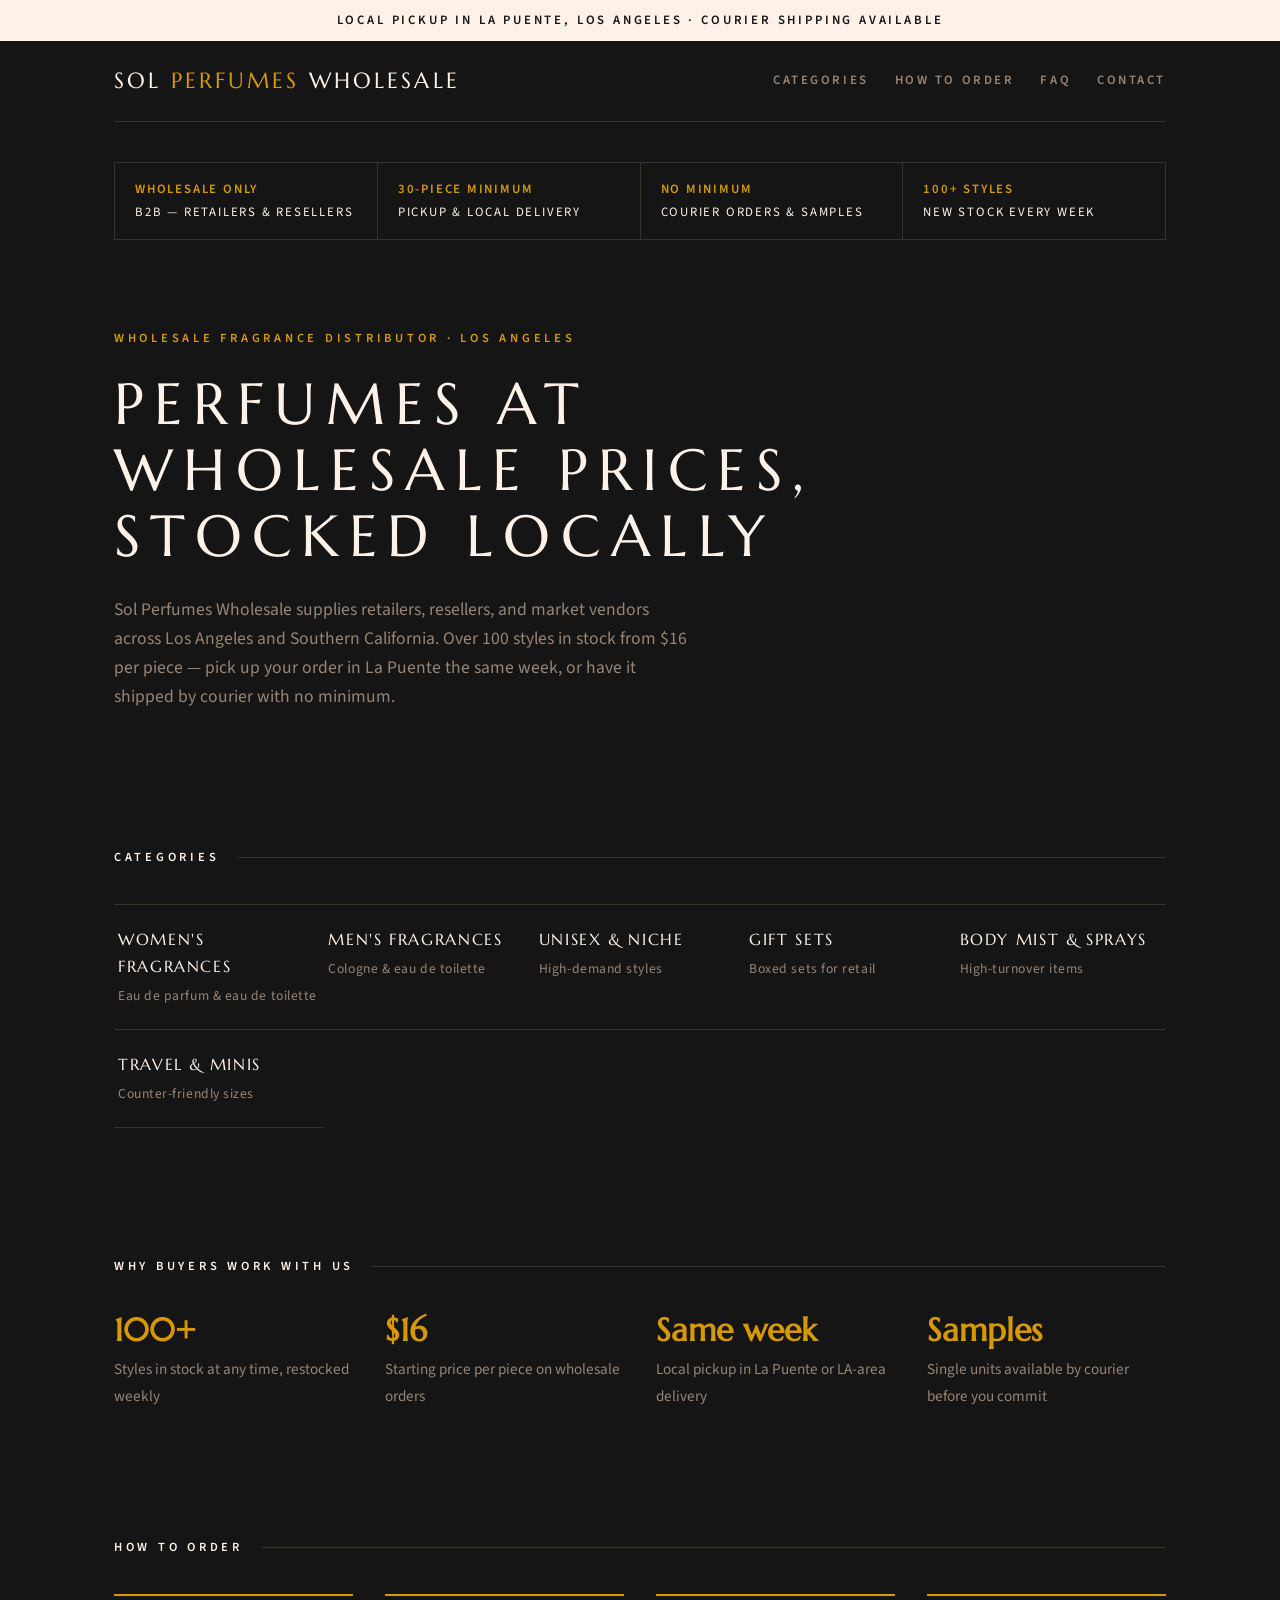
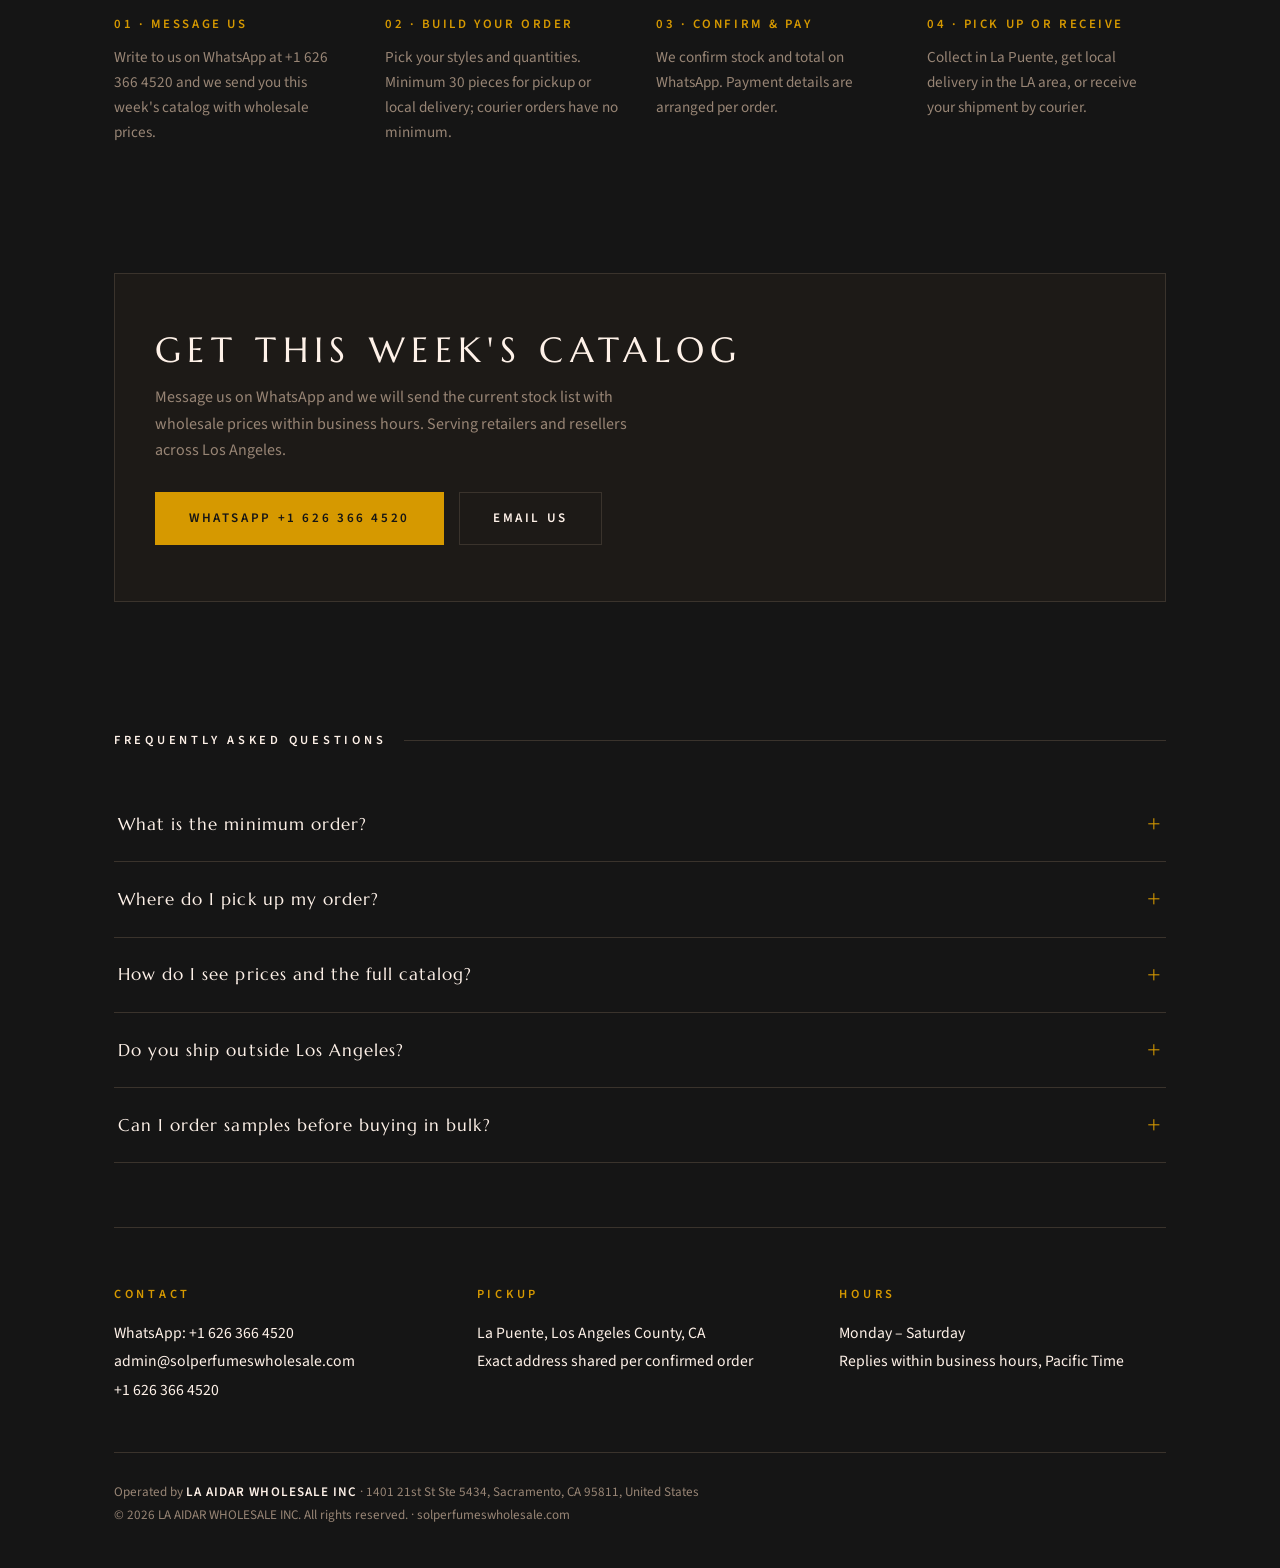
<file: index.html>
<!doctype html>
<html lang="en">
<head>
<meta charset="utf-8">
<meta name="viewport" content="width=device-width, initial-scale=1">
<title>Sol Perfumes Wholesale — Wholesale Fragrances in Los Angeles</title>
<meta name="description" content="Sol Perfumes Wholesale is a Los Angeles based wholesale fragrance distributor. 100+ styles in stock, from $16 per piece, pickup in La Puente or courier shipping. Operated by LA AIDAR WHOLESALE INC.">
<link rel="preconnect" href="https://fonts.googleapis.com">
<link rel="preconnect" href="https://fonts.gstatic.com" crossorigin>
<link href="https://fonts.googleapis.com/css2?family=Marcellus&family=Source+Sans+3:wght@400;600&display=swap" rel="stylesheet">
<style>
:root{
  /* palette borrowed from reference: dark-led warm candlelight scheme */
  --bg:#151515;
  --surface:#1d1a17;
  --cream:#fef1e8;
  --taupe:#988575;
  --amber:#d69900;
  --hairline:#3a332c;
}
*{box-sizing:border-box;margin:0;padding:0}
html{scroll-behavior:smooth}
body{
  font:16px/1.65 'Source Sans 3',ui-sans-serif,system-ui,sans-serif;
  color:var(--cream);background:var(--bg);
  -webkit-font-smoothing:antialiased;
}
a{color:var(--amber);text-decoration:none}
a:hover{text-decoration:underline}
:focus-visible{outline:2px solid var(--amber);outline-offset:3px}
.wrap{max-width:1100px;margin:0 auto;padding:0 24px}
h1,h2,.serif{font-family:'Marcellus',Georgia,serif;font-weight:400}
h1,h2{text-transform:uppercase;letter-spacing:.18em;line-height:1.15}

/* announcement bar */
.announce{
  background:var(--cream);color:#151515;
  font-size:.8rem;letter-spacing:.22em;text-transform:uppercase;font-weight:600;
  text-align:center;padding:10px 16px;
}

/* header */
header.site{
  display:flex;flex-wrap:wrap;align-items:center;justify-content:space-between;gap:16px;
  padding:22px 0;border-bottom:1px solid var(--hairline);
}
.wordmark{font-family:'Marcellus',Georgia,serif;font-size:1.35rem;letter-spacing:.14em;text-transform:uppercase;color:var(--cream)}
.wordmark span{color:var(--amber)}
nav.main{display:flex;flex-wrap:wrap;gap:26px}
nav.main a{
  color:var(--taupe);font-size:.8rem;letter-spacing:.2em;text-transform:uppercase;font-weight:600;
  transition:color .2s ease-out;
}
nav.main a:hover{color:var(--cream);text-decoration:none}

/* trust row */
.trust{
  display:grid;grid-template-columns:repeat(auto-fit,minmax(220px,1fr));gap:1px;
  background:var(--hairline);border:1px solid var(--hairline);margin:40px 0 0;
}
.trust div{background:var(--bg);padding:16px 20px;font-size:.8rem;letter-spacing:.14em;text-transform:uppercase;color:var(--cream)}
.trust b{color:var(--amber);font-weight:600;display:block;margin-bottom:2px}

/* hero */
.hero{padding:88px 0 72px;max-width:720px}
.hero .eyebrow{font-size:.78rem;letter-spacing:.3em;text-transform:uppercase;color:var(--amber);font-weight:600;margin-bottom:22px}
.hero h1{font-size:clamp(2.2rem,5vw,3.6rem);margin-bottom:26px}
.hero p{color:var(--taupe);font-size:1.1rem;max-width:65ch}

/* section label */
section{padding:64px 0}
.label{
  display:flex;align-items:center;gap:18px;
  font-size:.78rem;letter-spacing:.3em;text-transform:uppercase;color:var(--cream);font-weight:600;
  margin-bottom:36px;
}
.label::after{content:"";flex:1;height:1px;background:var(--hairline)}

/* categories */
.cats{display:grid;grid-template-columns:repeat(auto-fit,minmax(200px,1fr));gap:0;border-top:1px solid var(--hairline)}
.cats div{
  padding:22px 4px;border-bottom:1px solid var(--hairline);
  font-family:'Marcellus',Georgia,serif;letter-spacing:.1em;text-transform:uppercase;font-size:1.02rem;color:var(--cream);
}
.cats small{display:block;font-family:'Source Sans 3',sans-serif;text-transform:none;letter-spacing:.04em;color:var(--taupe);font-size:.85rem;margin-top:4px}

/* value props */
.props{display:grid;grid-template-columns:repeat(auto-fit,minmax(210px,1fr));gap:32px}
.props b{font-family:'Marcellus',Georgia,serif;font-size:2rem;color:var(--amber);display:block;line-height:1.1;margin-bottom:8px}
.props span{color:var(--taupe);font-size:.95rem}

/* how to order steps */
.steps{display:grid;grid-template-columns:repeat(auto-fit,minmax(230px,1fr));gap:32px}
.steps div{border-top:2px solid var(--amber);padding-top:18px}
.steps b{font-size:.8rem;letter-spacing:.2em;text-transform:uppercase;color:var(--amber);display:block;margin-bottom:10px;font-weight:600}
.steps p{color:var(--taupe);font-size:.95rem}

/* CTA */
.cta{background:var(--surface);border:1px solid var(--hairline);padding:56px 40px;text-align:left}
.cta h2{font-size:clamp(1.5rem,3vw,2.2rem);margin-bottom:14px}
.cta p{color:var(--taupe);max-width:60ch;margin-bottom:28px}
.btn{
  display:inline-block;background:var(--amber);color:#151515;
  font-size:.82rem;letter-spacing:.2em;text-transform:uppercase;font-weight:600;
  padding:16px 34px;transition:background .2s ease-out;
}
.btn:hover{background:var(--cream);text-decoration:none}
.btn.tel{background:transparent;color:var(--cream);box-shadow:inset 0 0 0 1px var(--hairline);margin-left:12px}
.btn.tel:hover{box-shadow:inset 0 0 0 1px var(--amber)}

/* faq */
details{border-bottom:1px solid var(--hairline)}
summary{
  cursor:pointer;padding:20px 4px;list-style:none;
  font-family:'Marcellus',Georgia,serif;letter-spacing:.06em;font-size:1.08rem;color:var(--cream);
  display:flex;justify-content:space-between;align-items:center;gap:16px;
}
summary::-webkit-details-marker{display:none}
summary::after{content:"+";color:var(--amber);font-size:1.3rem;transition:transform .2s ease-out}
details[open] summary::after{transform:rotate(45deg)}
details p{padding:0 4px 22px;color:var(--taupe);max-width:70ch}
summary:hover{color:var(--amber)}

/* contact / footer */
footer{border-top:1px solid var(--hairline);padding:56px 0 40px}
.contact-grid{display:grid;grid-template-columns:repeat(auto-fit,minmax(240px,1fr));gap:36px;margin-bottom:48px}
.contact-grid h3{font-size:.78rem;letter-spacing:.3em;text-transform:uppercase;color:var(--amber);margin-bottom:14px;font-weight:600;font-family:'Source Sans 3',sans-serif}
.contact-grid p,.contact-grid a{color:var(--cream);font-size:.98rem;line-height:1.8}
.legal{border-top:1px solid var(--hairline);padding-top:28px;color:var(--taupe);font-size:.82rem;line-height:1.8}
.legal b{color:var(--cream);font-weight:600;letter-spacing:.08em}

@media (prefers-reduced-motion:reduce){*{animation:none!important;transition:none!important}}
@media (max-width:640px){
  .hero{padding:56px 0 48px}
  section{padding:44px 0}
  .btn{display:block;text-align:center;margin:0 0 12px}
  .btn.tel{margin-left:0}
}
</style>
</head>
<body>

<div class="announce">Local pickup in La Puente, Los Angeles · Courier shipping available</div>

<div class="wrap">
  <header class="site">
    <div class="wordmark">Sol <span>Perfumes</span> Wholesale</div>
    <nav class="main">
      <a href="#categories">Categories</a>
      <a href="#ordering">How to order</a>
      <a href="#faq">FAQ</a>
      <a href="#contact">Contact</a>
    </nav>
  </header>

  <div class="trust">
    <div><b>Wholesale only</b>B2B — retailers &amp; resellers</div>
    <div><b>30-piece minimum</b>Pickup &amp; local delivery</div>
    <div><b>No minimum</b>Courier orders &amp; samples</div>
    <div><b>100+ styles</b>New stock every week</div>
  </div>

  <div class="hero">
    <div class="eyebrow">Wholesale fragrance distributor · Los Angeles</div>
    <h1>Perfumes at wholesale prices, stocked locally</h1>
    <p>Sol Perfumes Wholesale supplies retailers, resellers, and market vendors across Los Angeles and Southern California. Over 100 styles in stock from $16 per piece — pick up your order in La Puente the same week, or have it shipped by courier with no minimum.</p>
  </div>

  <section id="categories">
    <div class="label">Categories</div>
    <div class="cats">
      <div>Women's fragrances<small>Eau de parfum &amp; eau de toilette</small></div>
      <div>Men's fragrances<small>Cologne &amp; eau de toilette</small></div>
      <div>Unisex &amp; niche<small>High-demand styles</small></div>
      <div>Gift sets<small>Boxed sets for retail</small></div>
      <div>Body mist &amp; sprays<small>High-turnover items</small></div>
      <div>Travel &amp; minis<small>Counter-friendly sizes</small></div>
    </div>
  </section>

  <section>
    <div class="label">Why buyers work with us</div>
    <div class="props">
      <div><b>100+</b><span>Styles in stock at any time, restocked weekly</span></div>
      <div><b>$16</b><span>Starting price per piece on wholesale orders</span></div>
      <div><b>Same week</b><span>Local pickup in La Puente or LA-area delivery</span></div>
      <div><b>Samples</b><span>Single units available by courier before you commit</span></div>
    </div>
  </section>

  <section id="ordering">
    <div class="label">How to order</div>
    <div class="steps">
      <div><b>01 · Message us</b><p>Write to us on WhatsApp at +1 626 366 4520 and we send you this week's catalog with wholesale prices.</p></div>
      <div><b>02 · Build your order</b><p>Pick your styles and quantities. Minimum 30 pieces for pickup or local delivery; courier orders have no minimum.</p></div>
      <div><b>03 · Confirm &amp; pay</b><p>We confirm stock and total on WhatsApp. Payment details are arranged per order.</p></div>
      <div><b>04 · Pick up or receive</b><p>Collect in La Puente, get local delivery in the LA area, or receive your shipment by courier.</p></div>
    </div>
  </section>

  <section>
    <div class="cta">
      <h2>Get this week's catalog</h2>
      <p>Message us on WhatsApp and we will send the current stock list with wholesale prices within business hours. Serving retailers and resellers across Los Angeles.</p>
      <a class="btn" href="https://wa.me/16263664520">WhatsApp +1 626 366 4520</a>
      <a class="btn tel" href="mailto:admin@solperfumeswholesale.com">Email us</a>
    </div>
  </section>

  <section id="faq">
    <div class="label">Frequently asked questions</div>
    <details>
      <summary>What is the minimum order?</summary>
      <p>For local pickup in La Puente or LA-area delivery, the minimum is 30 pieces. Courier orders have no minimum — you can also order single sample units by courier before placing a larger order.</p>
    </details>
    <details>
      <summary>Where do I pick up my order?</summary>
      <p>Pickup is in La Puente, Los Angeles County. The exact pickup address is shared privately on WhatsApp once your order is confirmed — it varies by order.</p>
    </details>
    <details>
      <summary>How do I see prices and the full catalog?</summary>
      <p>Message us on WhatsApp at +1 626 366 4520 and we send you this week's stock list with wholesale prices. The catalog is updated weekly as new stock arrives.</p>
    </details>
    <details>
      <summary>Do you ship outside Los Angeles?</summary>
      <p>Yes. Courier shipping is available for any order size, including samples. Shipping cost and timing are confirmed per order on WhatsApp.</p>
    </details>
    <details>
      <summary>Can I order samples before buying in bulk?</summary>
      <p>Yes — single sample units are available, shipped by courier only. Many buyers check samples first, then place a 30-piece or larger order.</p>
    </details>
  </section>

  <footer id="contact">
    <div class="contact-grid">
      <div>
        <h3>Contact</h3>
        <p>
          <a href="https://wa.me/16263664520">WhatsApp: +1 626 366 4520</a><br>
          <a href="mailto:admin@solperfumeswholesale.com">admin@solperfumeswholesale.com</a><br>
          <a href="tel:+16263664520">+1 626 366 4520</a>
        </p>
      </div>
      <div>
        <h3>Pickup</h3>
        <p>La Puente, Los Angeles County, CA<br>Exact address shared per confirmed order</p>
      </div>
      <div>
        <h3>Hours</h3>
        <p>Monday – Saturday<br>Replies within business hours, Pacific Time</p>
      </div>
    </div>
    <div class="legal">
      Operated by <b>LA AIDAR WHOLESALE INC</b> · 1401 21st St Ste 5434, Sacramento, CA 95811, United States<br>
      © 2026 LA AIDAR WHOLESALE INC. All rights reserved. · solperfumeswholesale.com
    </div>
  </footer>
</div>

</body>
</html>
</file>
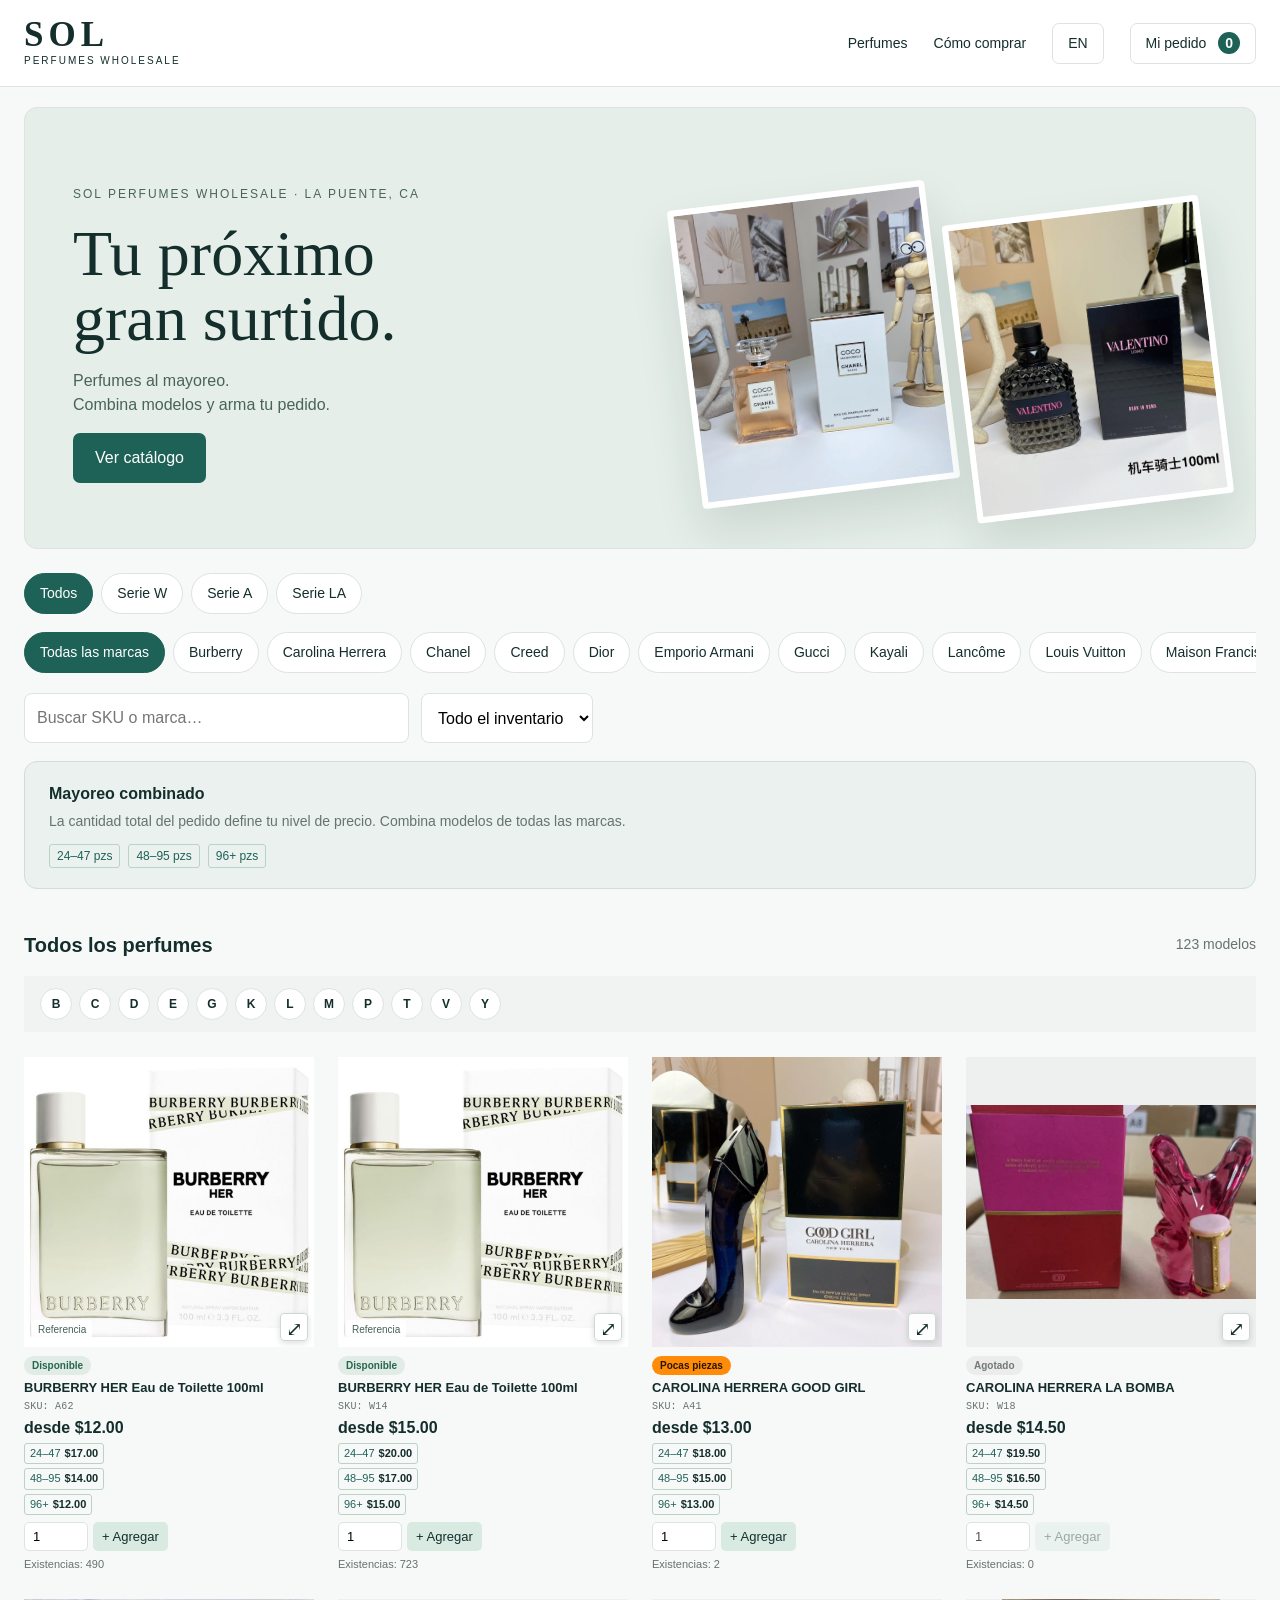
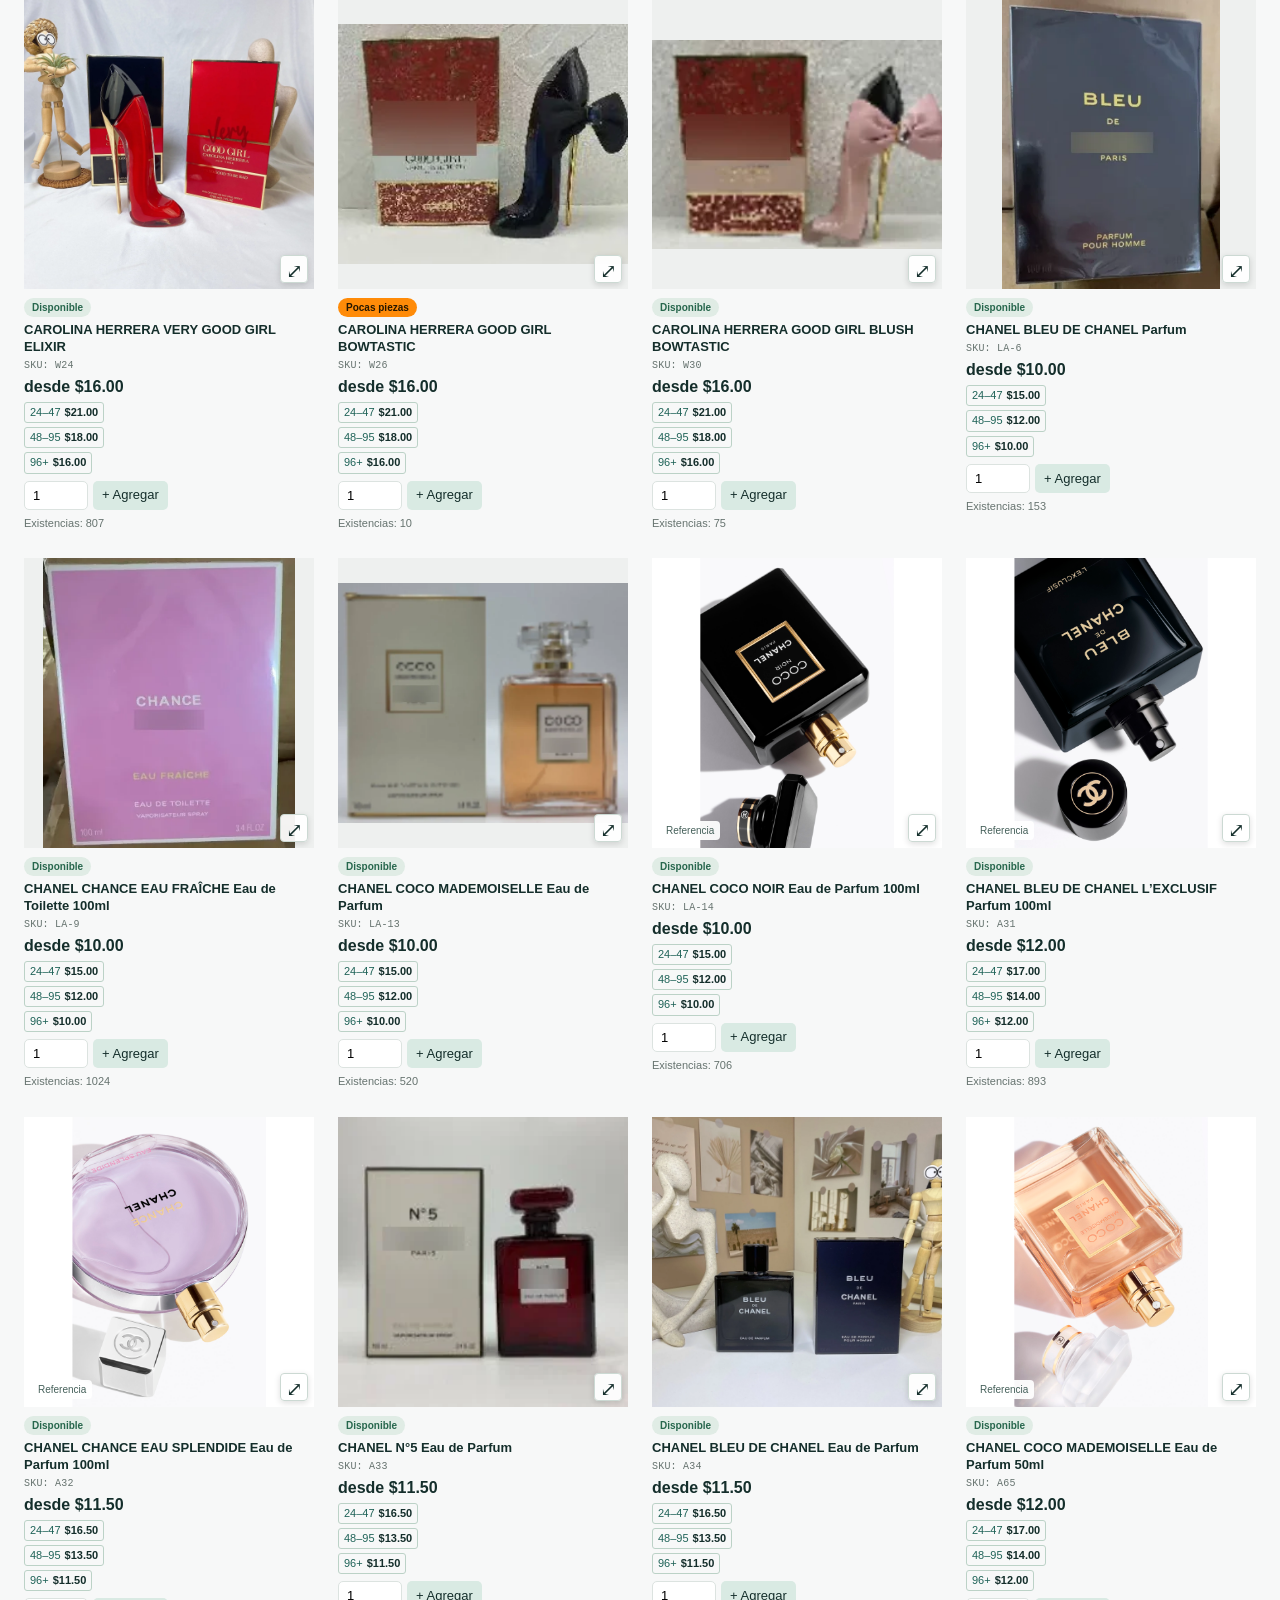
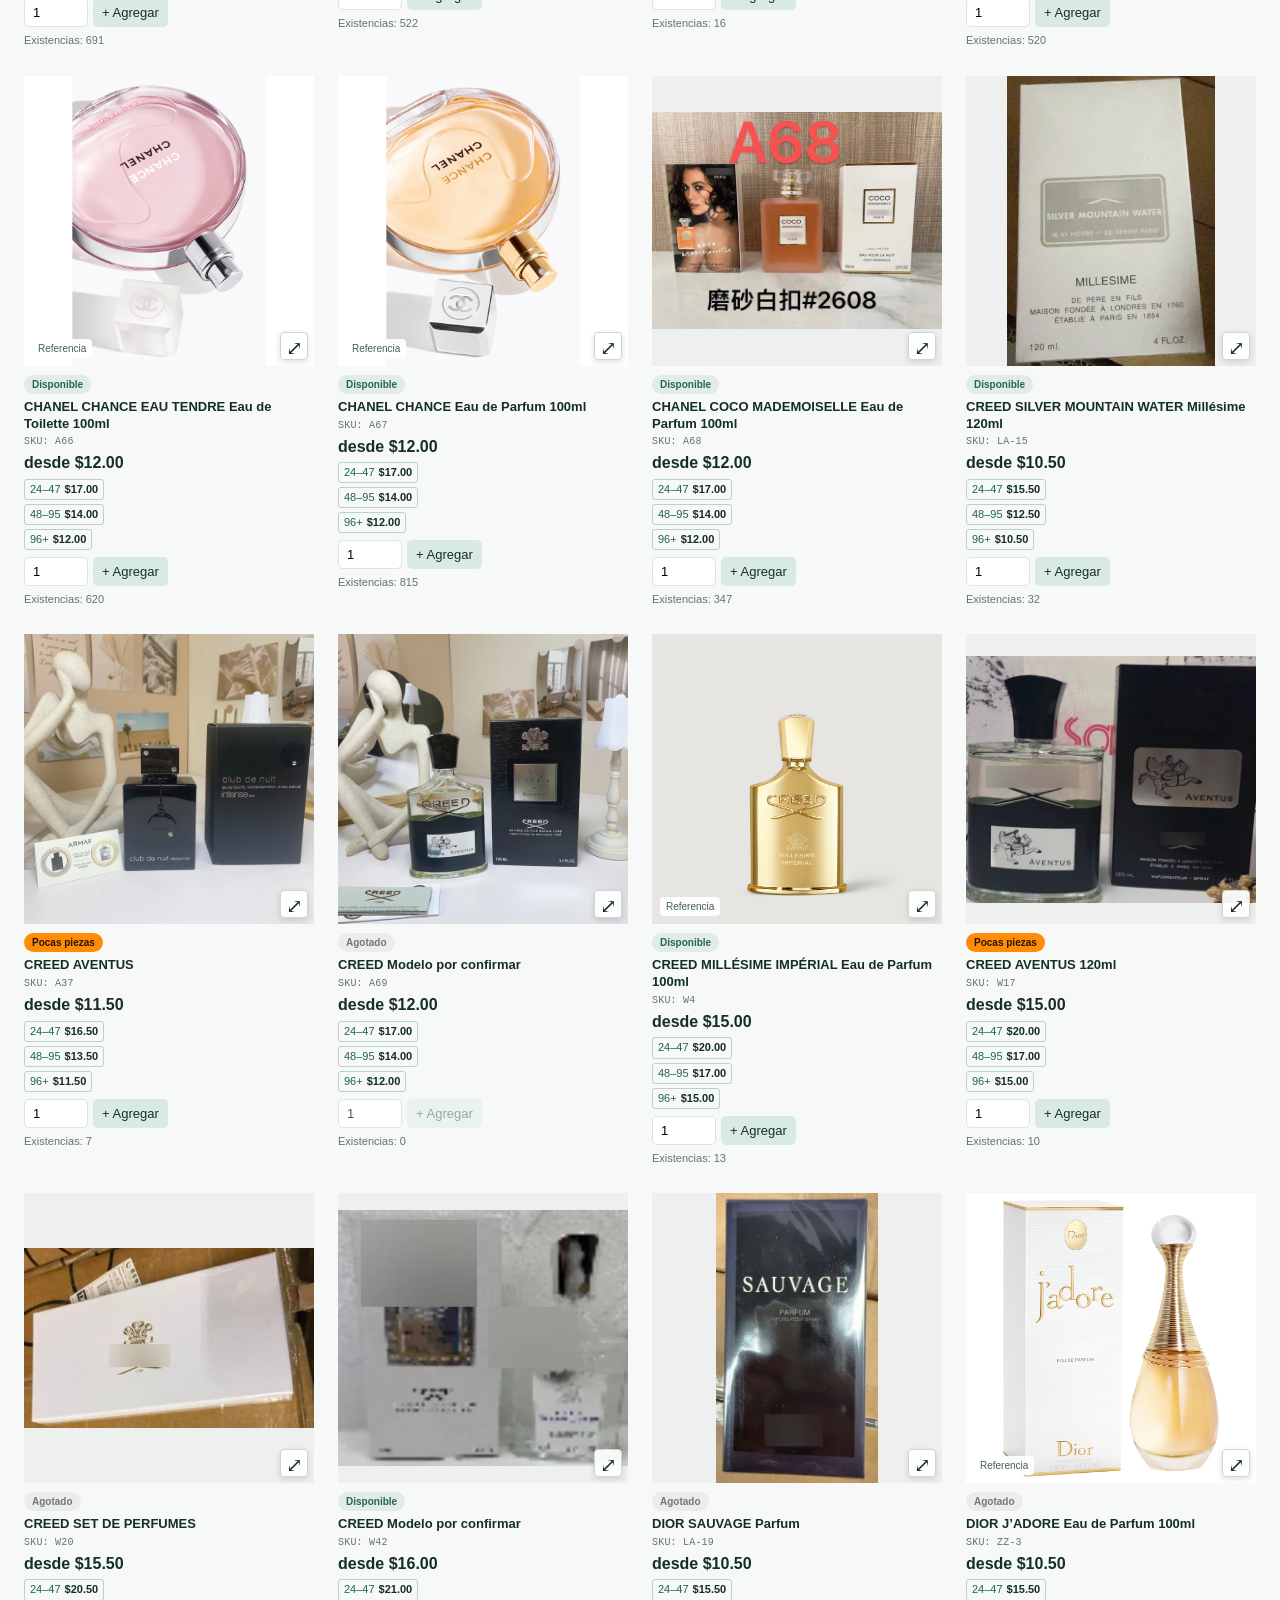
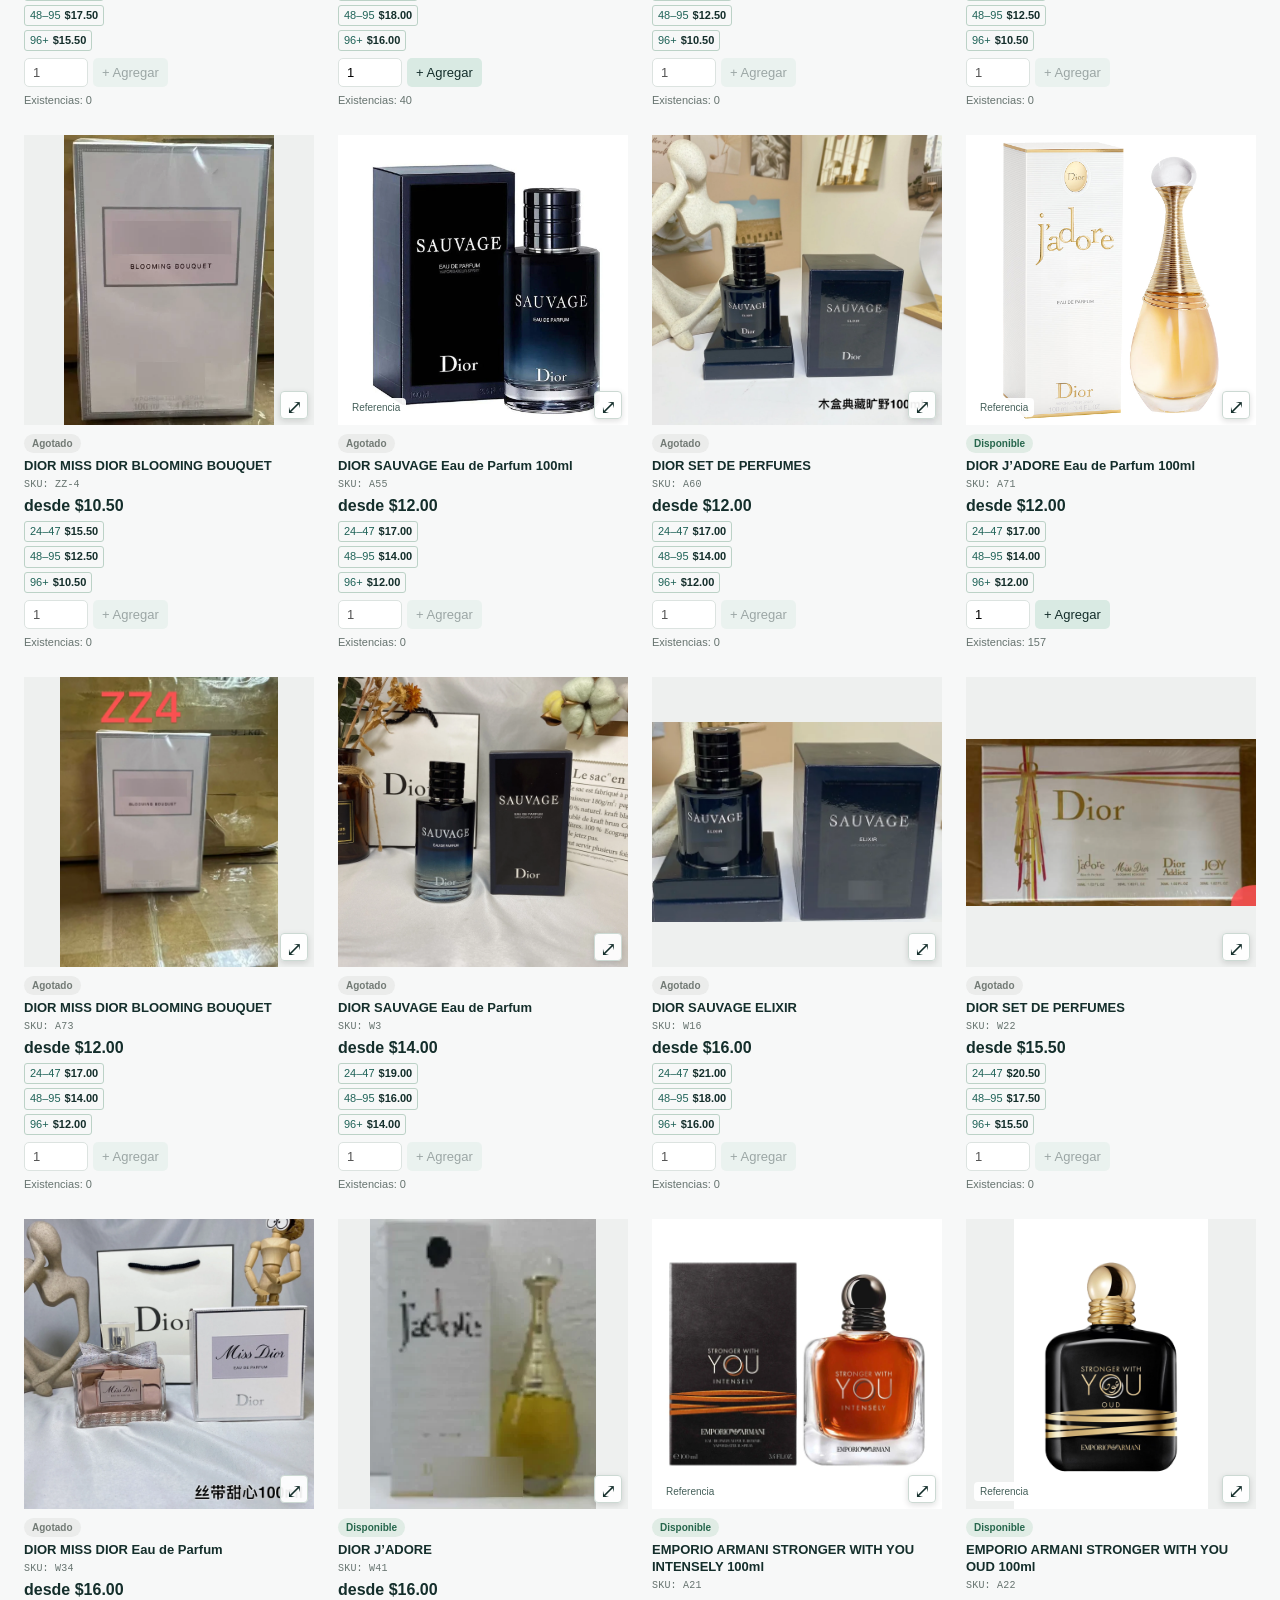
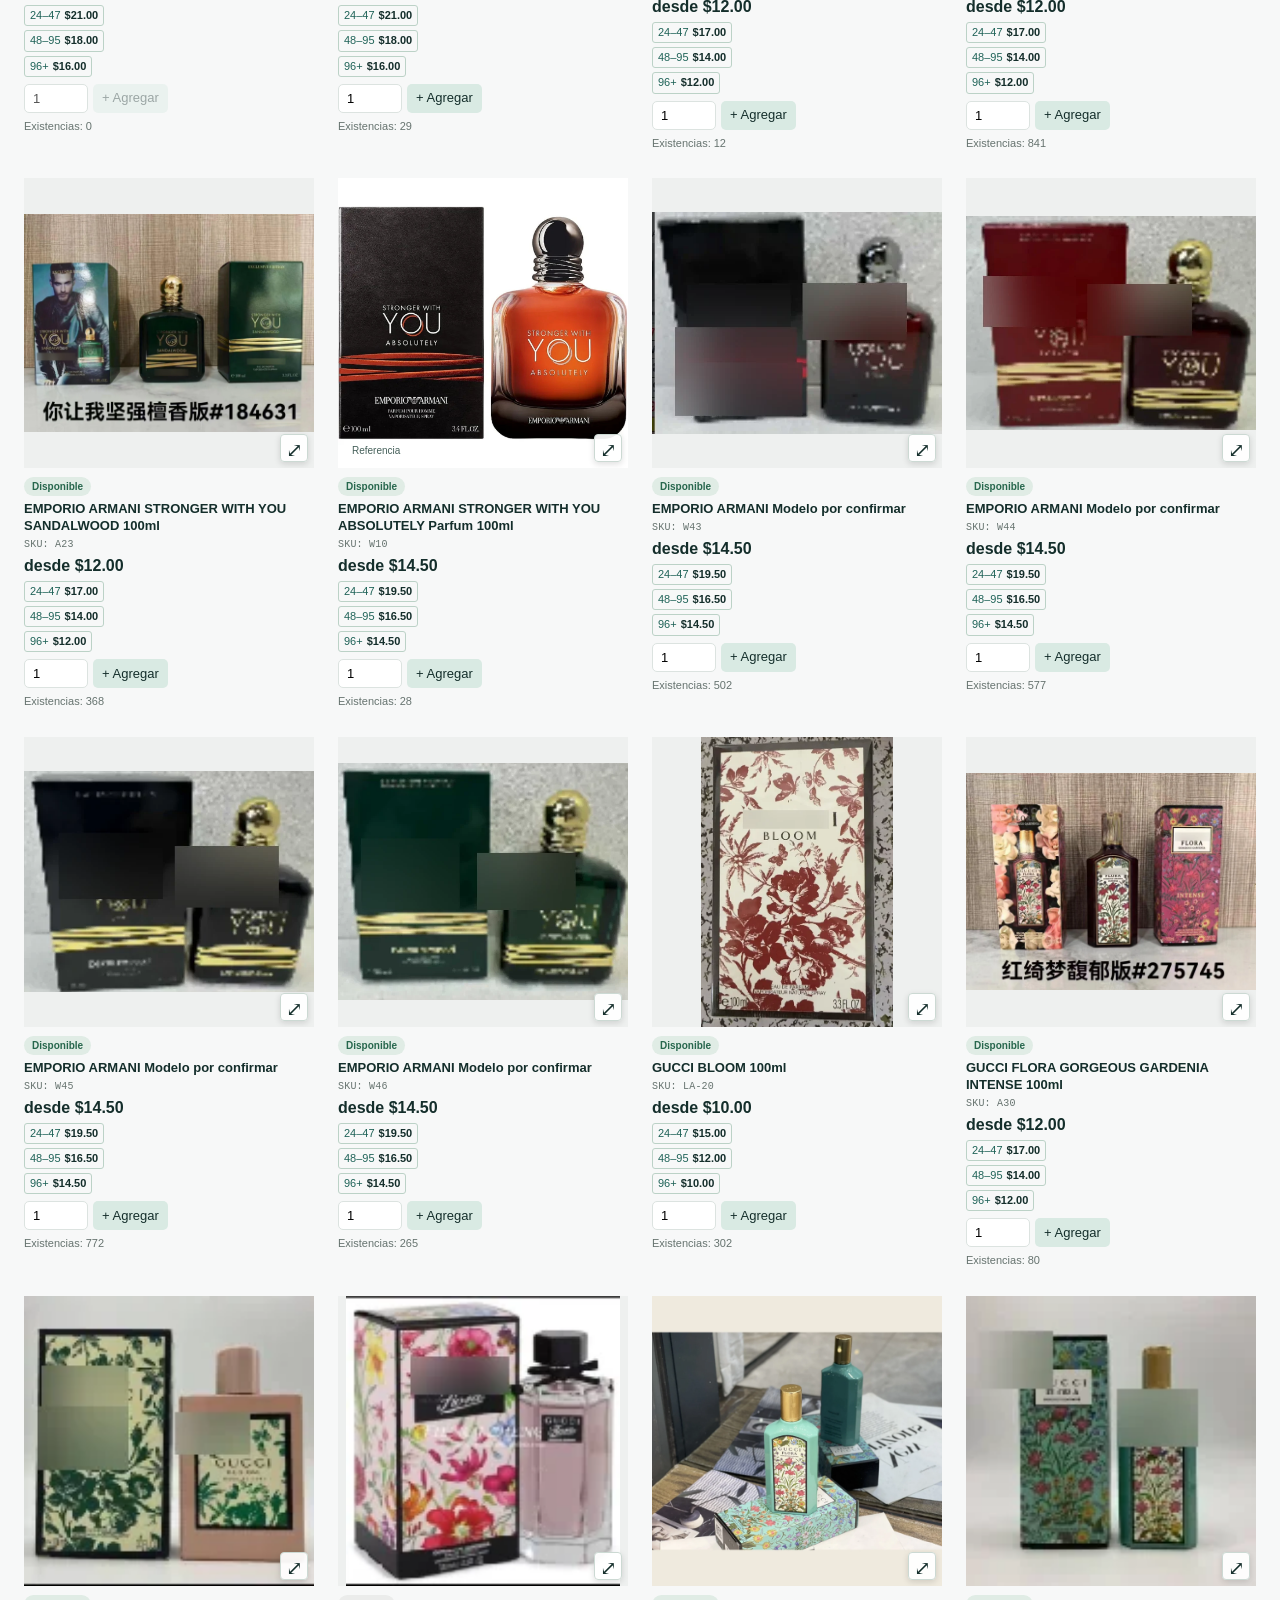
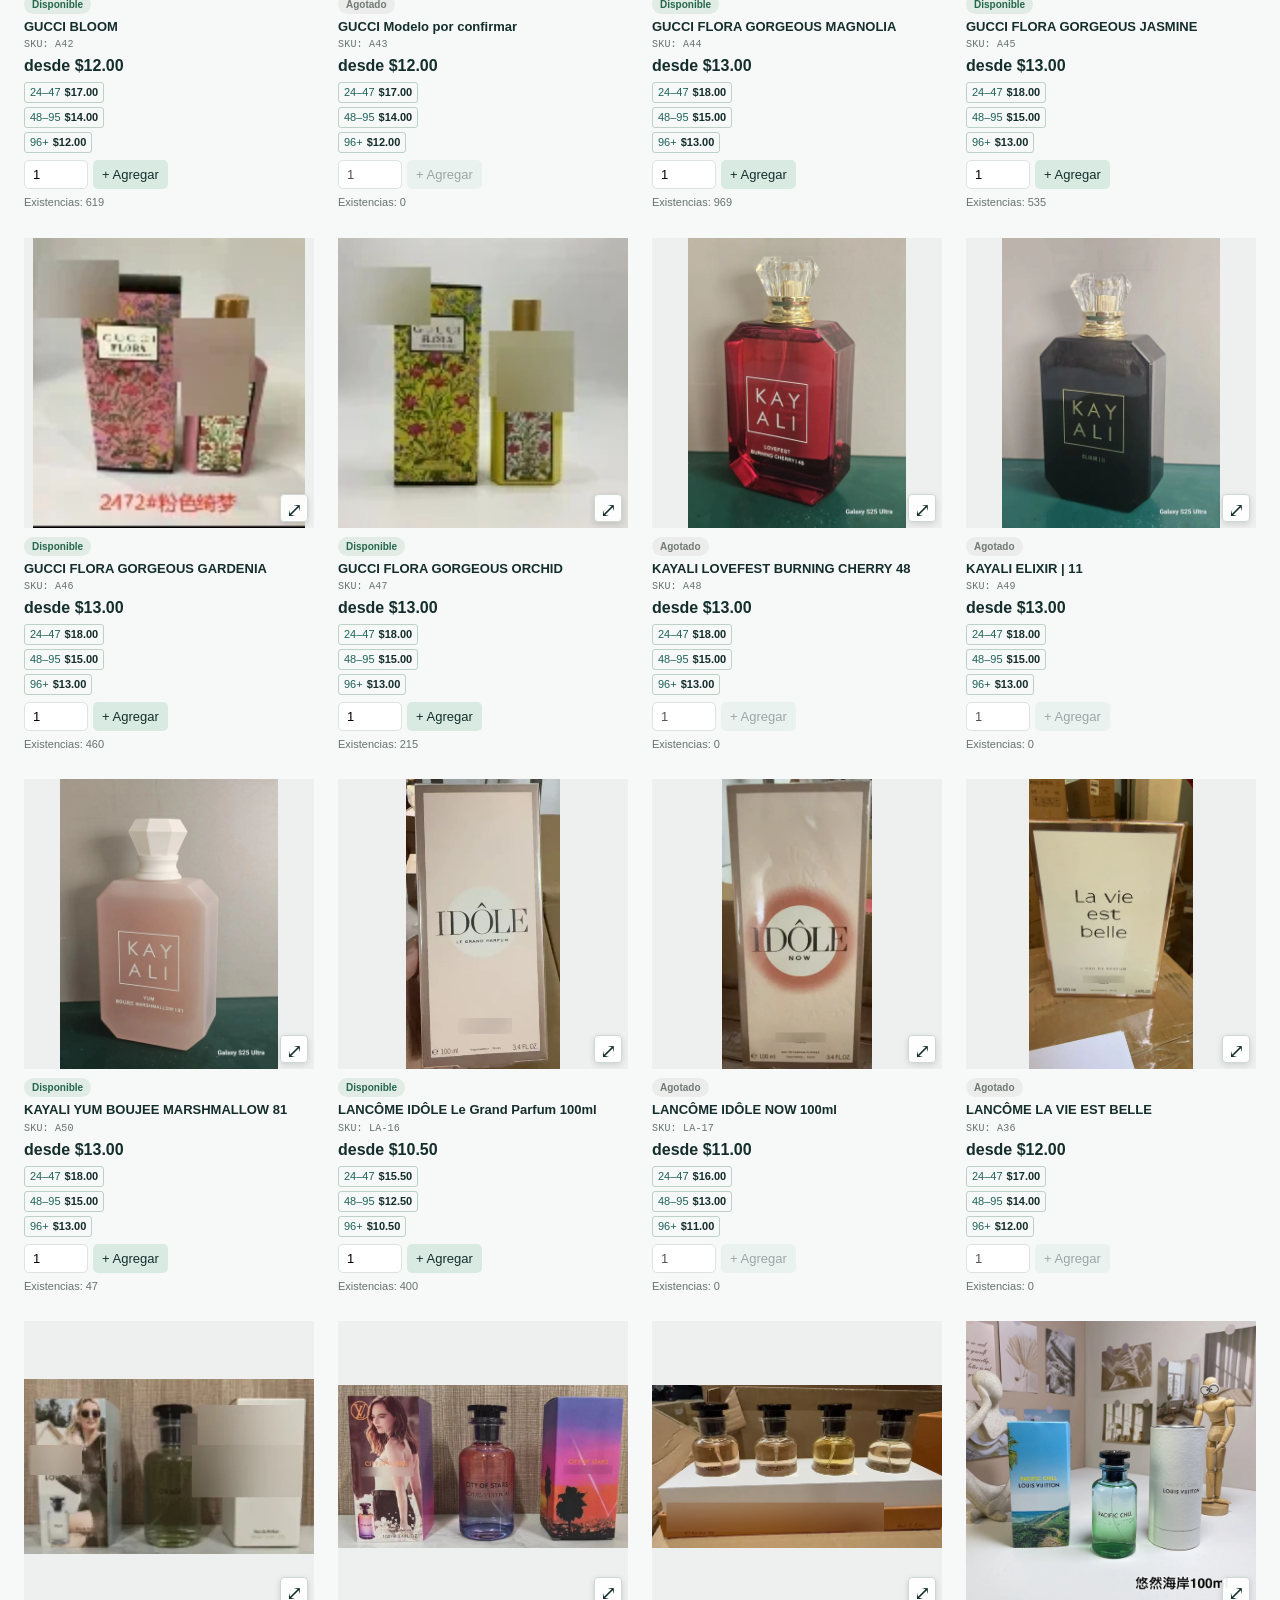
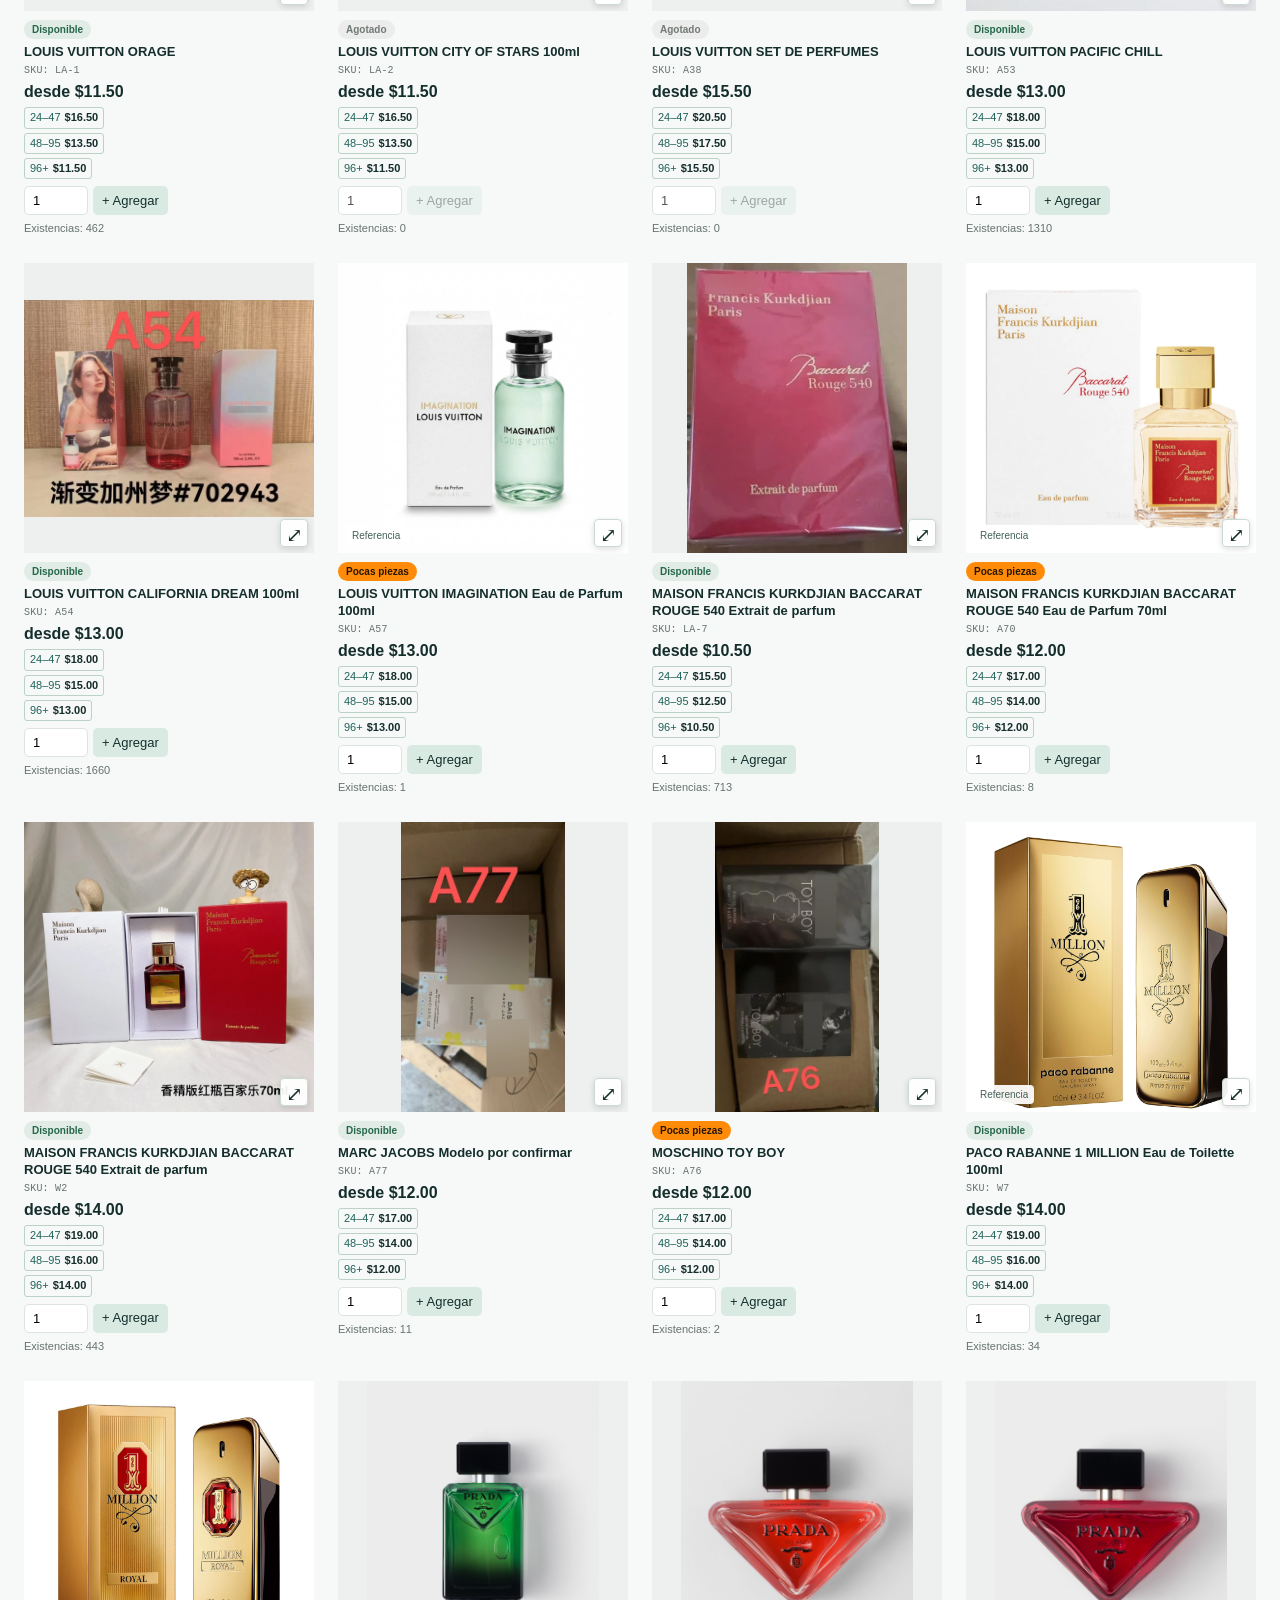
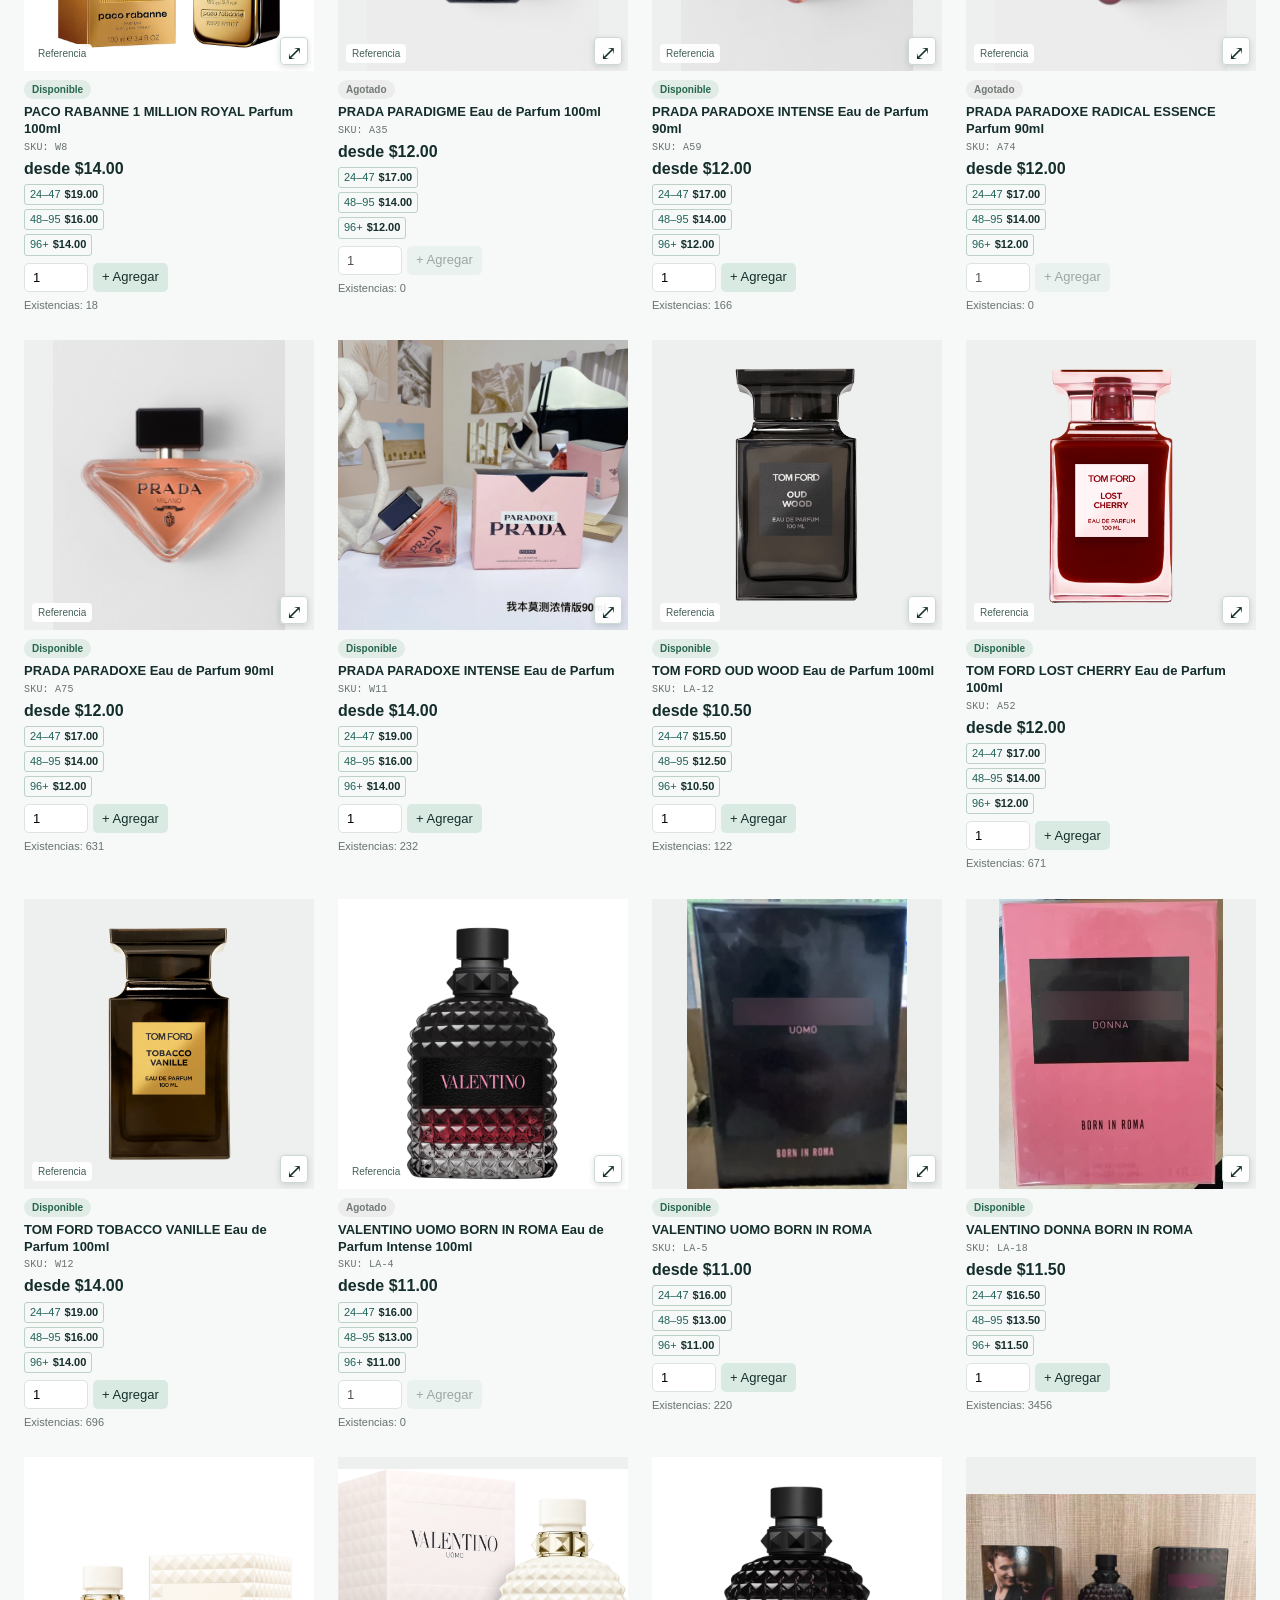
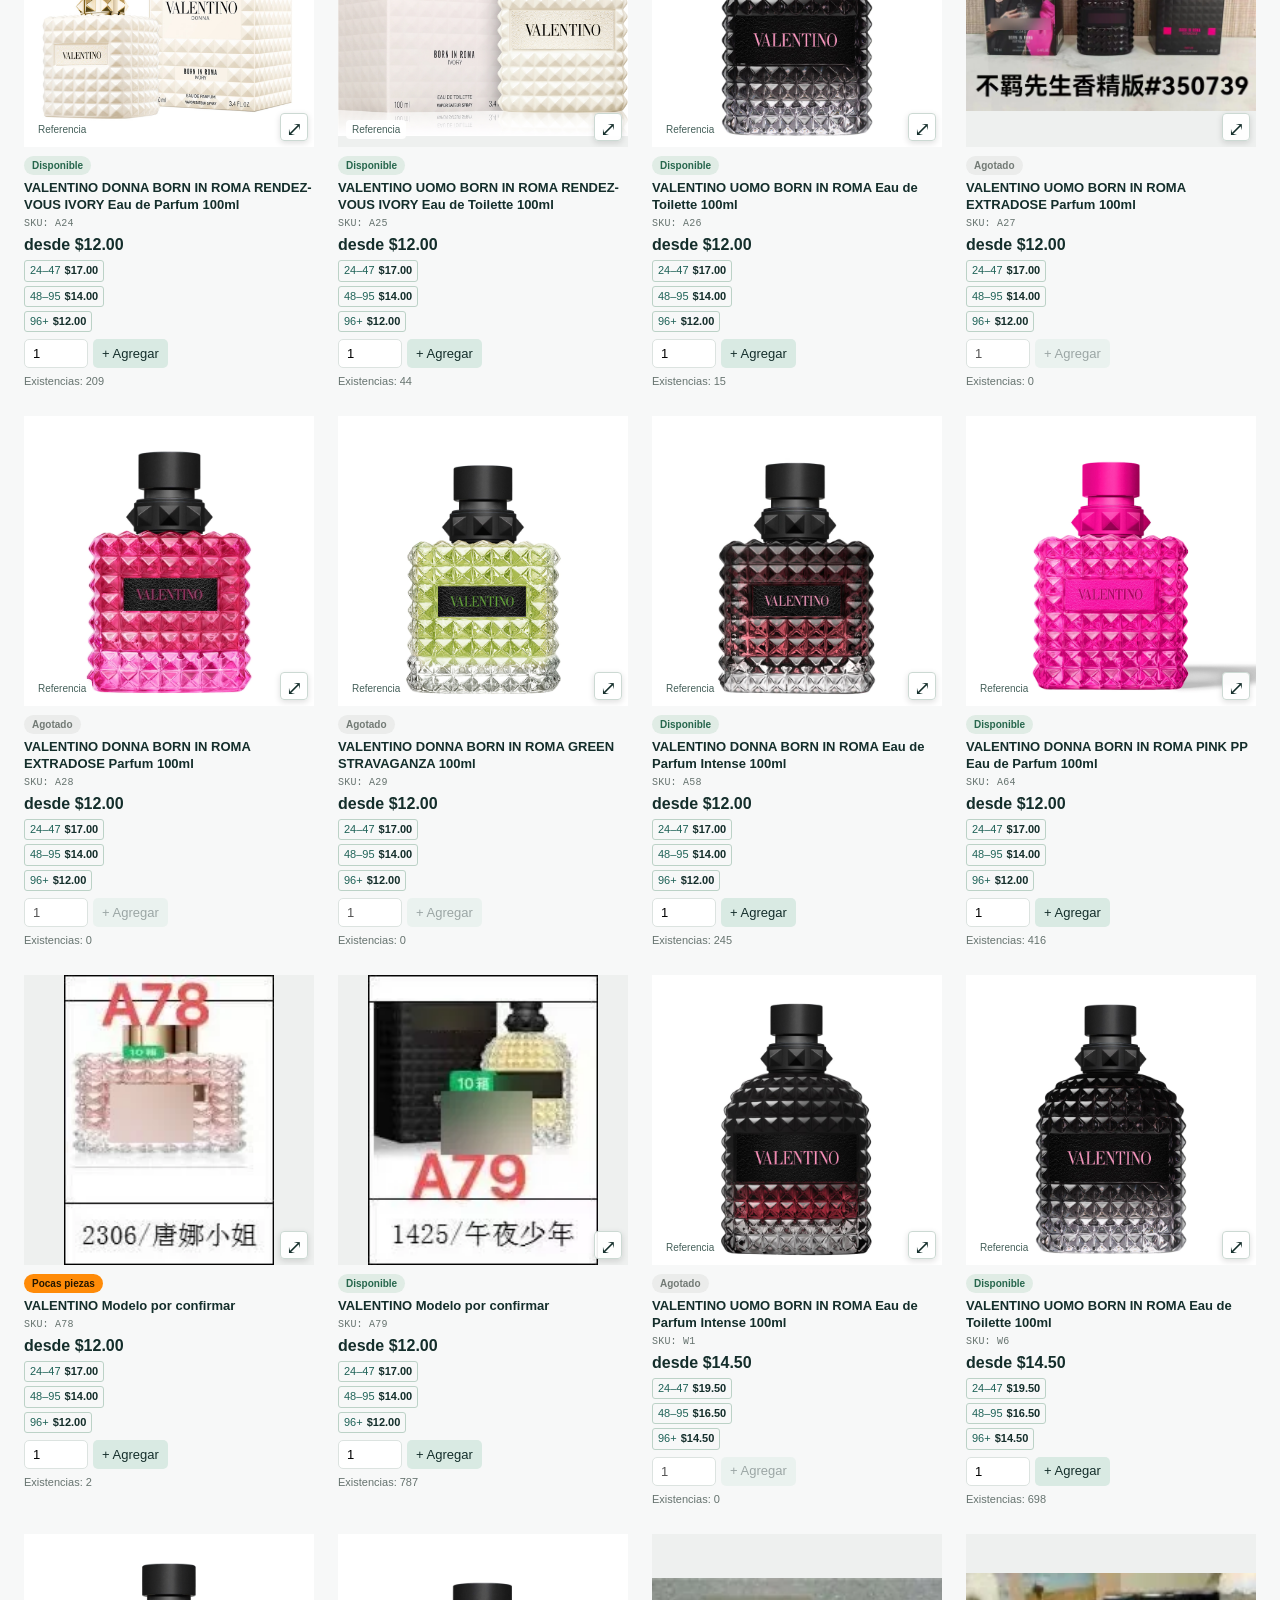
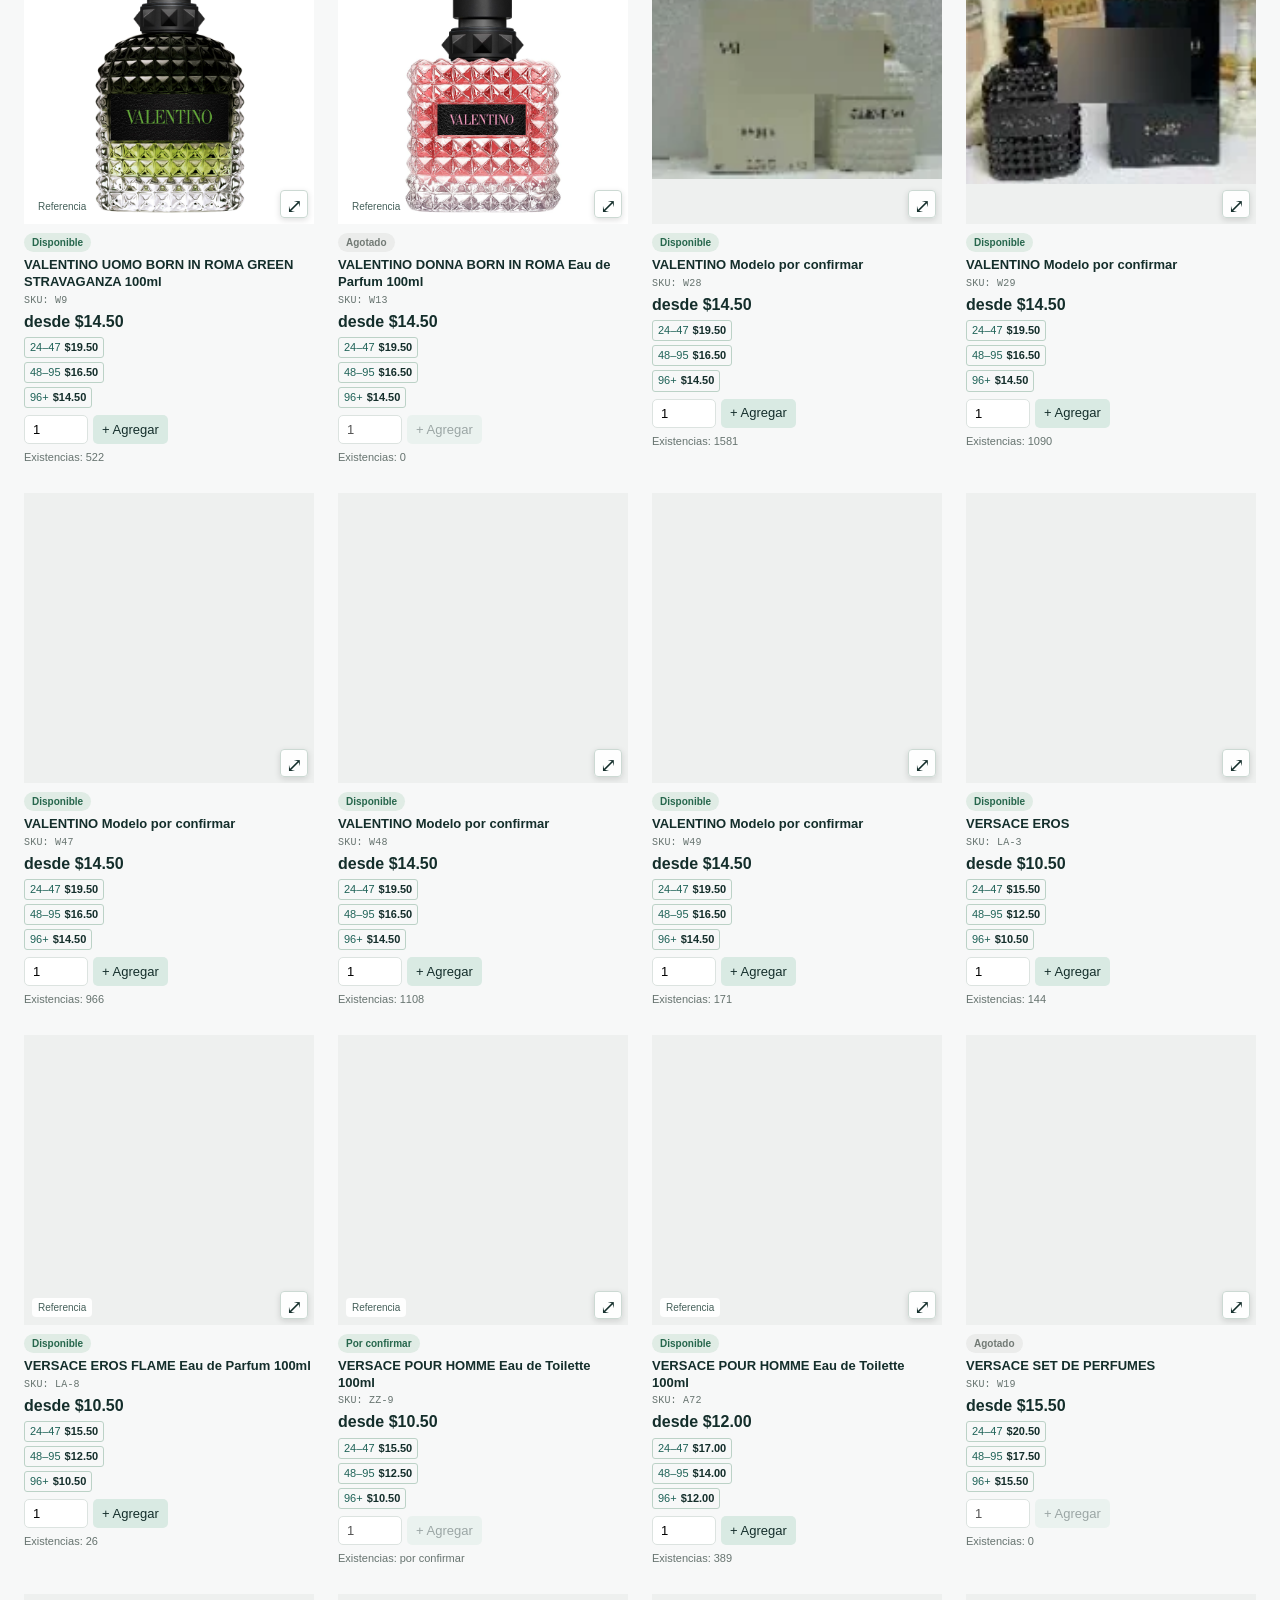
<file: catalog/index.html>
<!doctype html><html lang="es"><meta charset="utf-8"><meta name="viewport" content="width=device-width,initial-scale=1"><meta name="robots" content="noindex,nofollow"><title>Sol Perfumes · Catálogo de mayoreo</title><link rel="stylesheet" href="style.css?v=20261124-names1">
<header><a class="logo" href="#">SOL<span>PERFUMES WHOLESALE</span></a><nav><a href="#catalog">Perfumes</a><a href="#terms">Cómo comprar</a><button id="language">EN</button><button id="cartButton">Mi pedido <b id="count">0</b></button></nav></header>
<main><section class="hero"><div><p class="eyebrow">SOL PERFUMES WHOLESALE · LA PUENTE, CA</p><h1>Tu próximo<br>gran surtido.</h1><p>Perfumes al mayoreo.<br>Combina modelos y arma tu pedido.</p><a class="primary" href="#catalog">Ver catálogo</a></div><div class="heroPhotos" id="heroPhotos"></div></section>
<section id="catalog"><div class="row categories" id="series"></div><div id="brands" class="row brands" aria-label="Marcas"></div><div class="tools"><input id="search" type="search" placeholder="Buscar SKU o marca…" aria-label="Buscar SKU o marca"><select id="stockFilter" aria-label="Inventario"><option value="all">Todo el inventario</option><option value="in">Con existencias</option><option value="out">Agotados</option></select></div>
<aside class="tierInfo"><strong id="mixTitle">Mayoreo combinado</strong><p id="mixText">La cantidad total del pedido define tu nivel de precio. Combina modelos de todas las marcas.</p><div class="row"><span>24–47 pzs</span><span>48–95 pzs</span><span>96+ pzs</span></div></aside>
<div class="catalogHeading"><h2 id="catalogTitle">Todos los perfumes</h2><span id="results"></span></div><div class="letters" id="letters"></div><div id="products"></div><p id="empty" hidden>No encontramos modelos con estos filtros.</p></section>
<section id="terms"><h2>Cómo comprar</h2><div class="termsGrid"><div><h3>30 piezas, combinadas</h3><p>Pedido de mayoreo desde 30 piezas. La entrega local requiere un mínimo de 30 piezas y confirmación de dirección.</p></div><div><h3>Precio por volumen</h3><p>Cada modelo conserva su precio. El nivel se calcula con el total de piezas del pedido.</p></div><div><h3>Confirma tu pedido</h3><p>Rachel confirma por teléfono la fecha, hora y lugar de entrega. No se aceptan devoluciones.</p></div></div><p class="muted">Inventario según la última tabla cargada; no representa una conexión en vivo con el almacén.</p></section></main>
<footer><div class="logo">SOL<span>PERFUMES WHOLESALE</span></div><p>La Puente, California · Mayoreo de perfumes</p><a href="#catalog">Catálogo</a><a href="#terms">Cómo comprar</a></footer>
<dialog id="photoModal"><button class="close" id="closePhoto" aria-label="Cerrar">×</button><p class="eyebrow" id="photoLabel">FOTO DEL PRODUCTO</p><div class="photoSquare"><img id="largePhoto" alt=""></div><strong id="photoTitle"></strong><button id="bottomClose">Cerrar</button></dialog>
<dialog id="cartModal"><button class="close" id="closeCart" aria-label="Cerrar">×</button><h2 id="orderTitle">Mi pedido</h2><p class="muted" id="tierApplied"></p><div id="cartRows"></div><div class="total"><span id="totalLabel">Total de mercancía</span><strong id="total"></strong></div><p class="muted">Envío y cargos aplicables se confirman por separado. No es una confirmación de entrega ni de pago.</p><div class="row"><button id="copyQuote" class="primary">Copiar pedido</button><button id="downloadQuote">Descargar TXT</button><button id="clearCart">Vaciar</button></div><p id="cartStatus" role="status"></p></dialog><div id="toast" role="status"></div>
<script src="data.js"></script><script src="product-info.js?v=20261124-names1"></script><script src="app.js?v=20261125-inquiry1"></script><script src="language.js?v=20261125-inquiry1"></script><script src="reference-fill.js?v=20261128-photos5"></script></html>
</file>
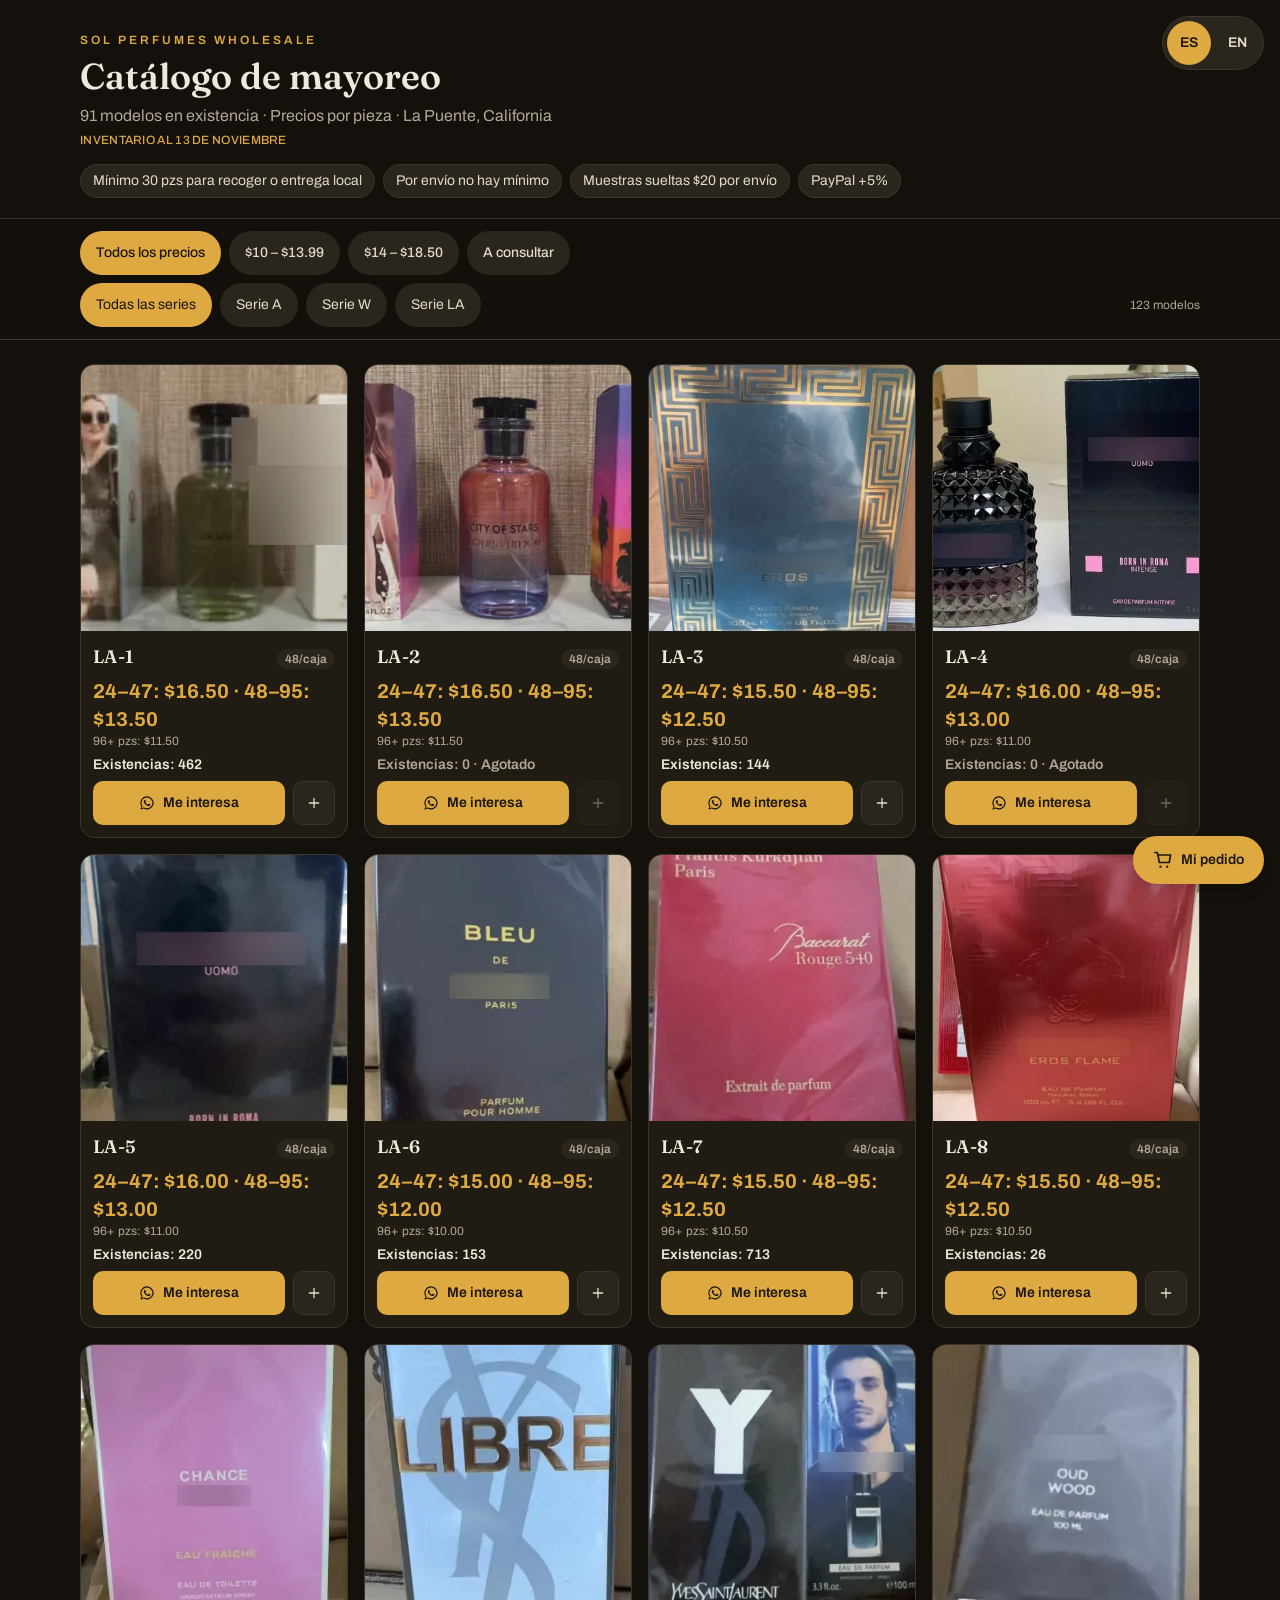
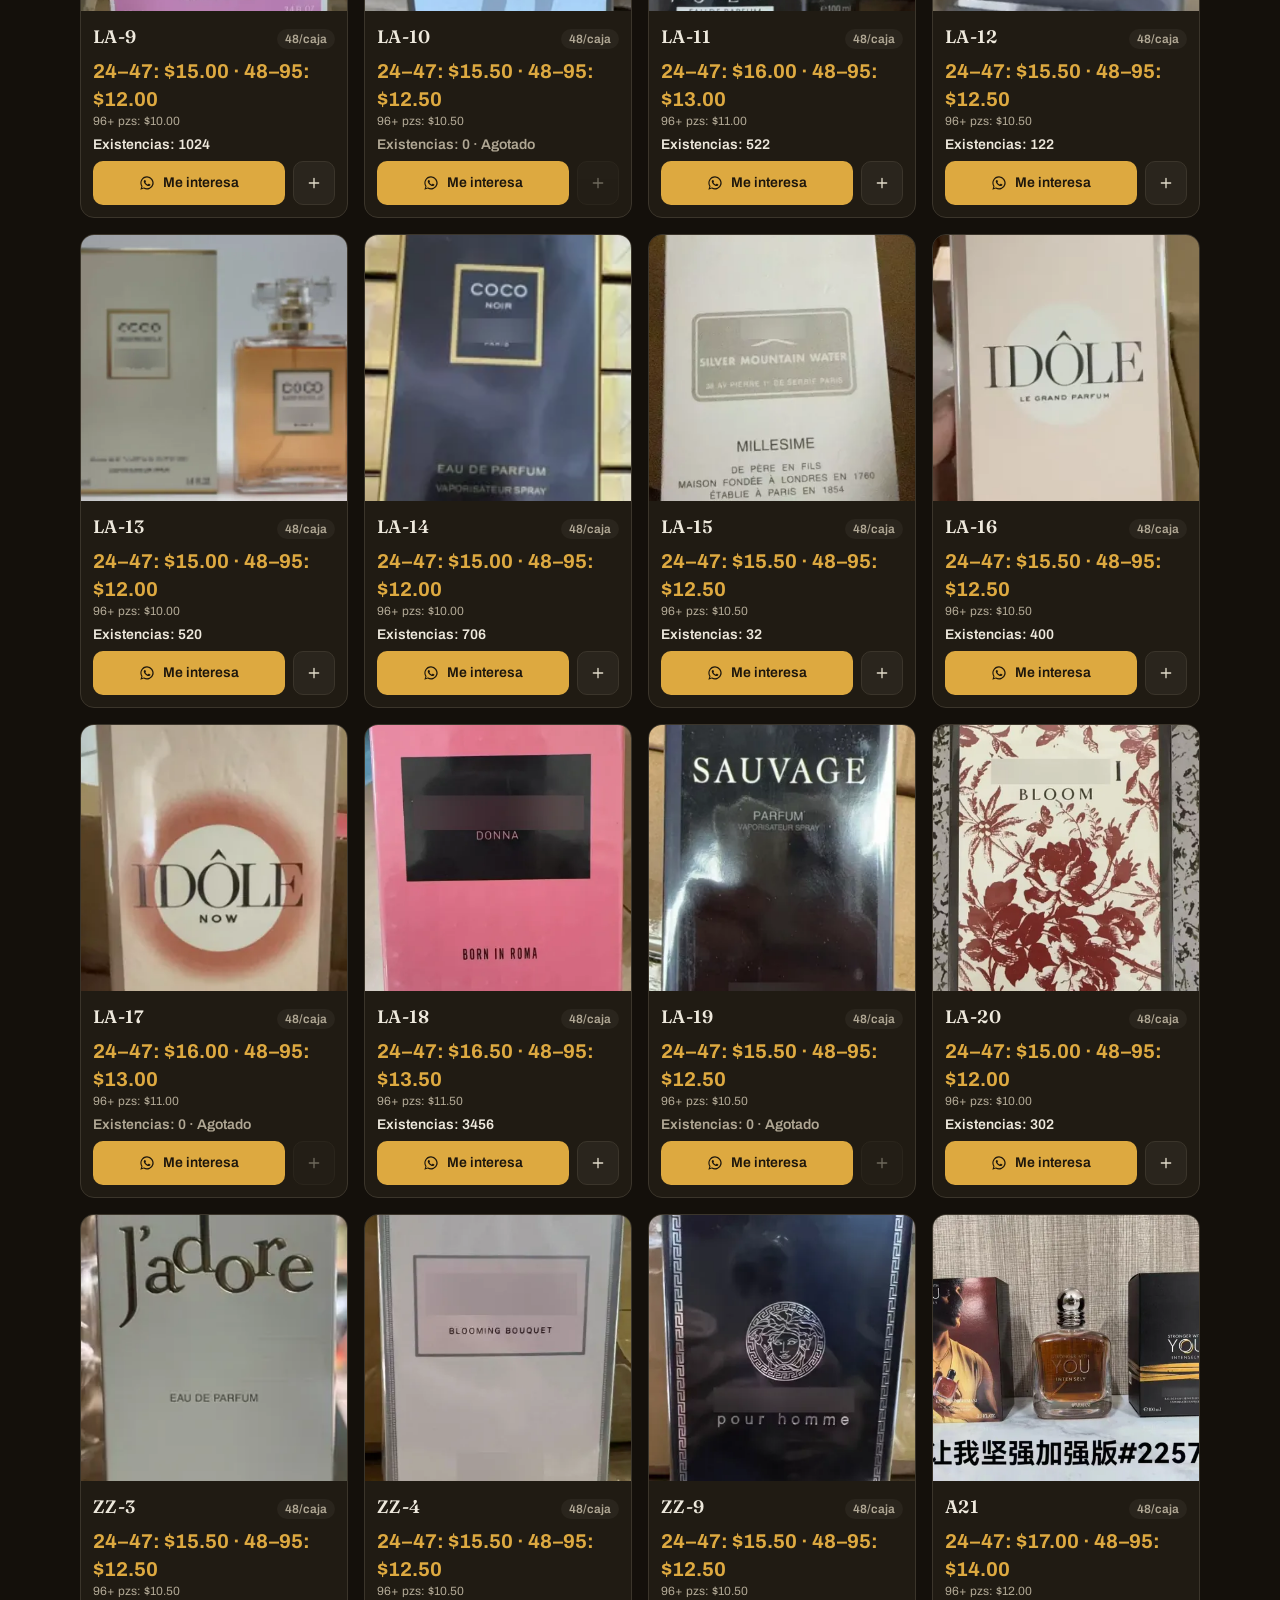
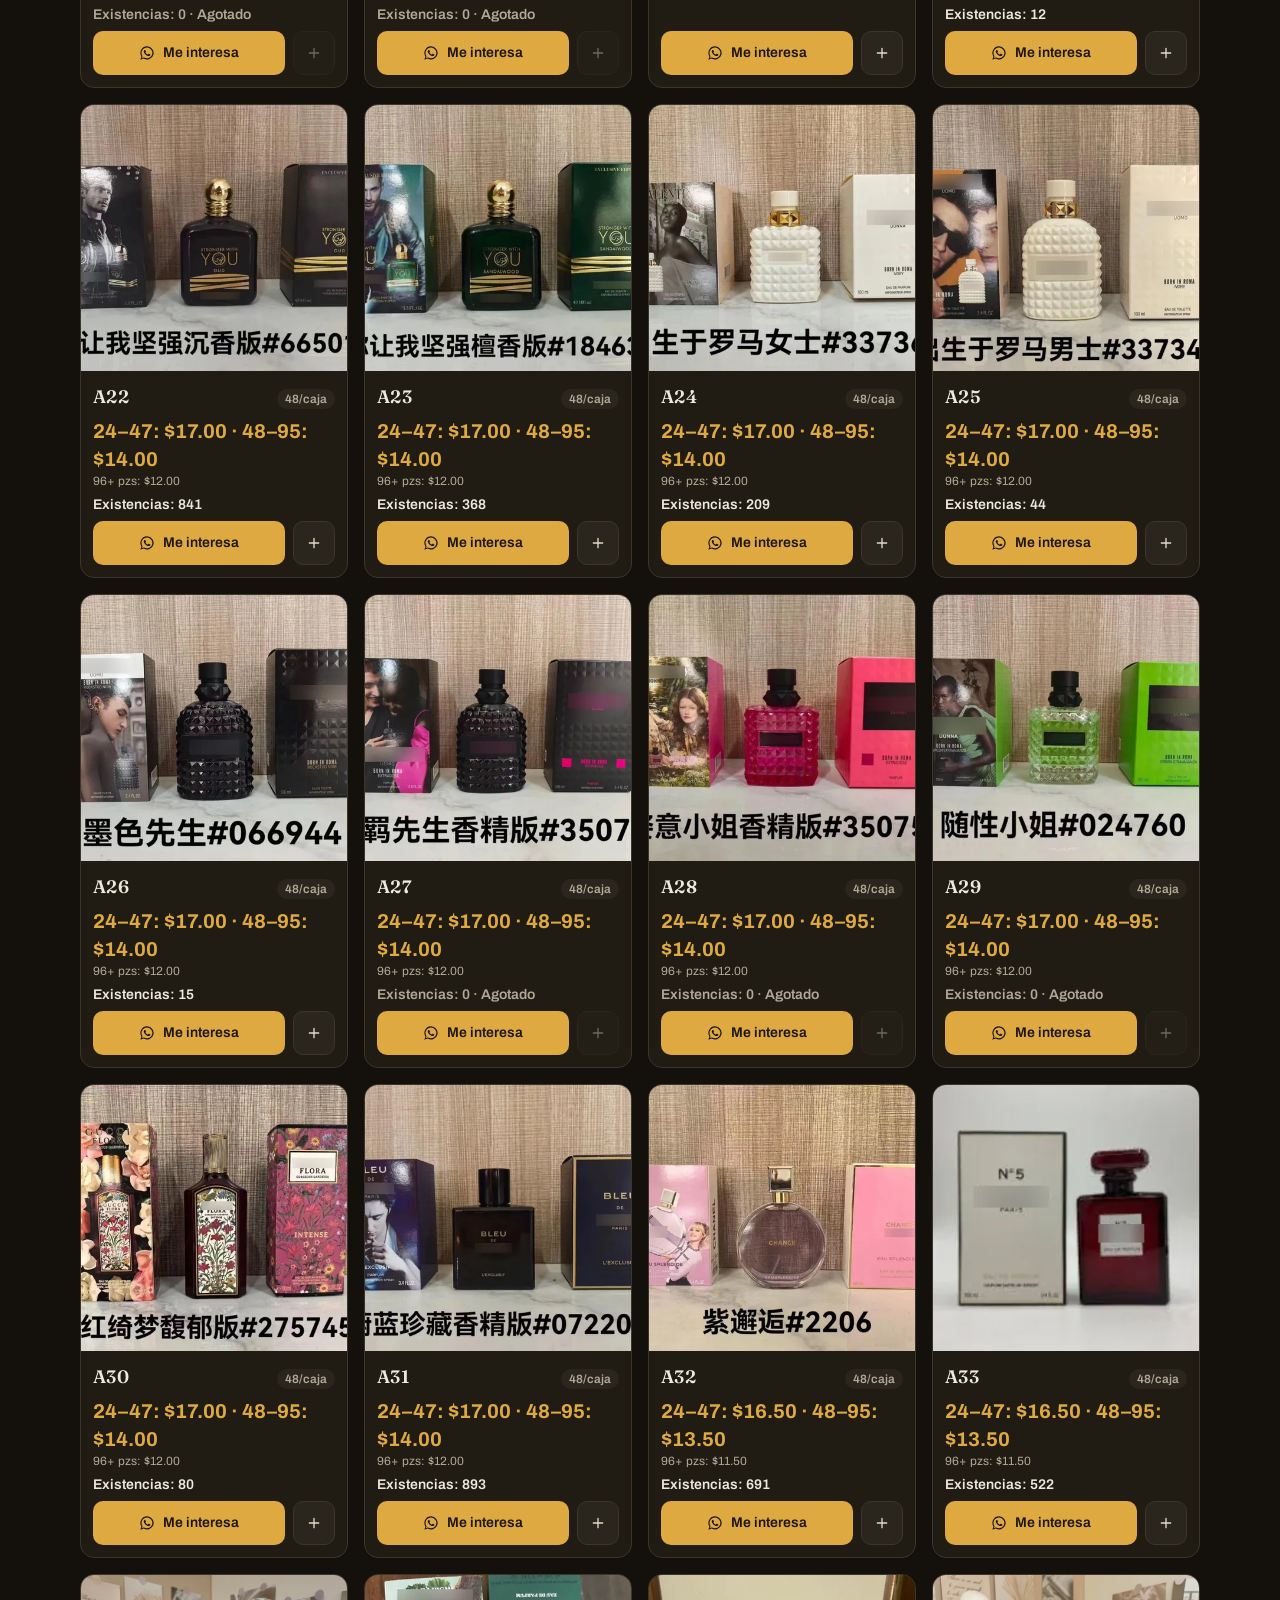
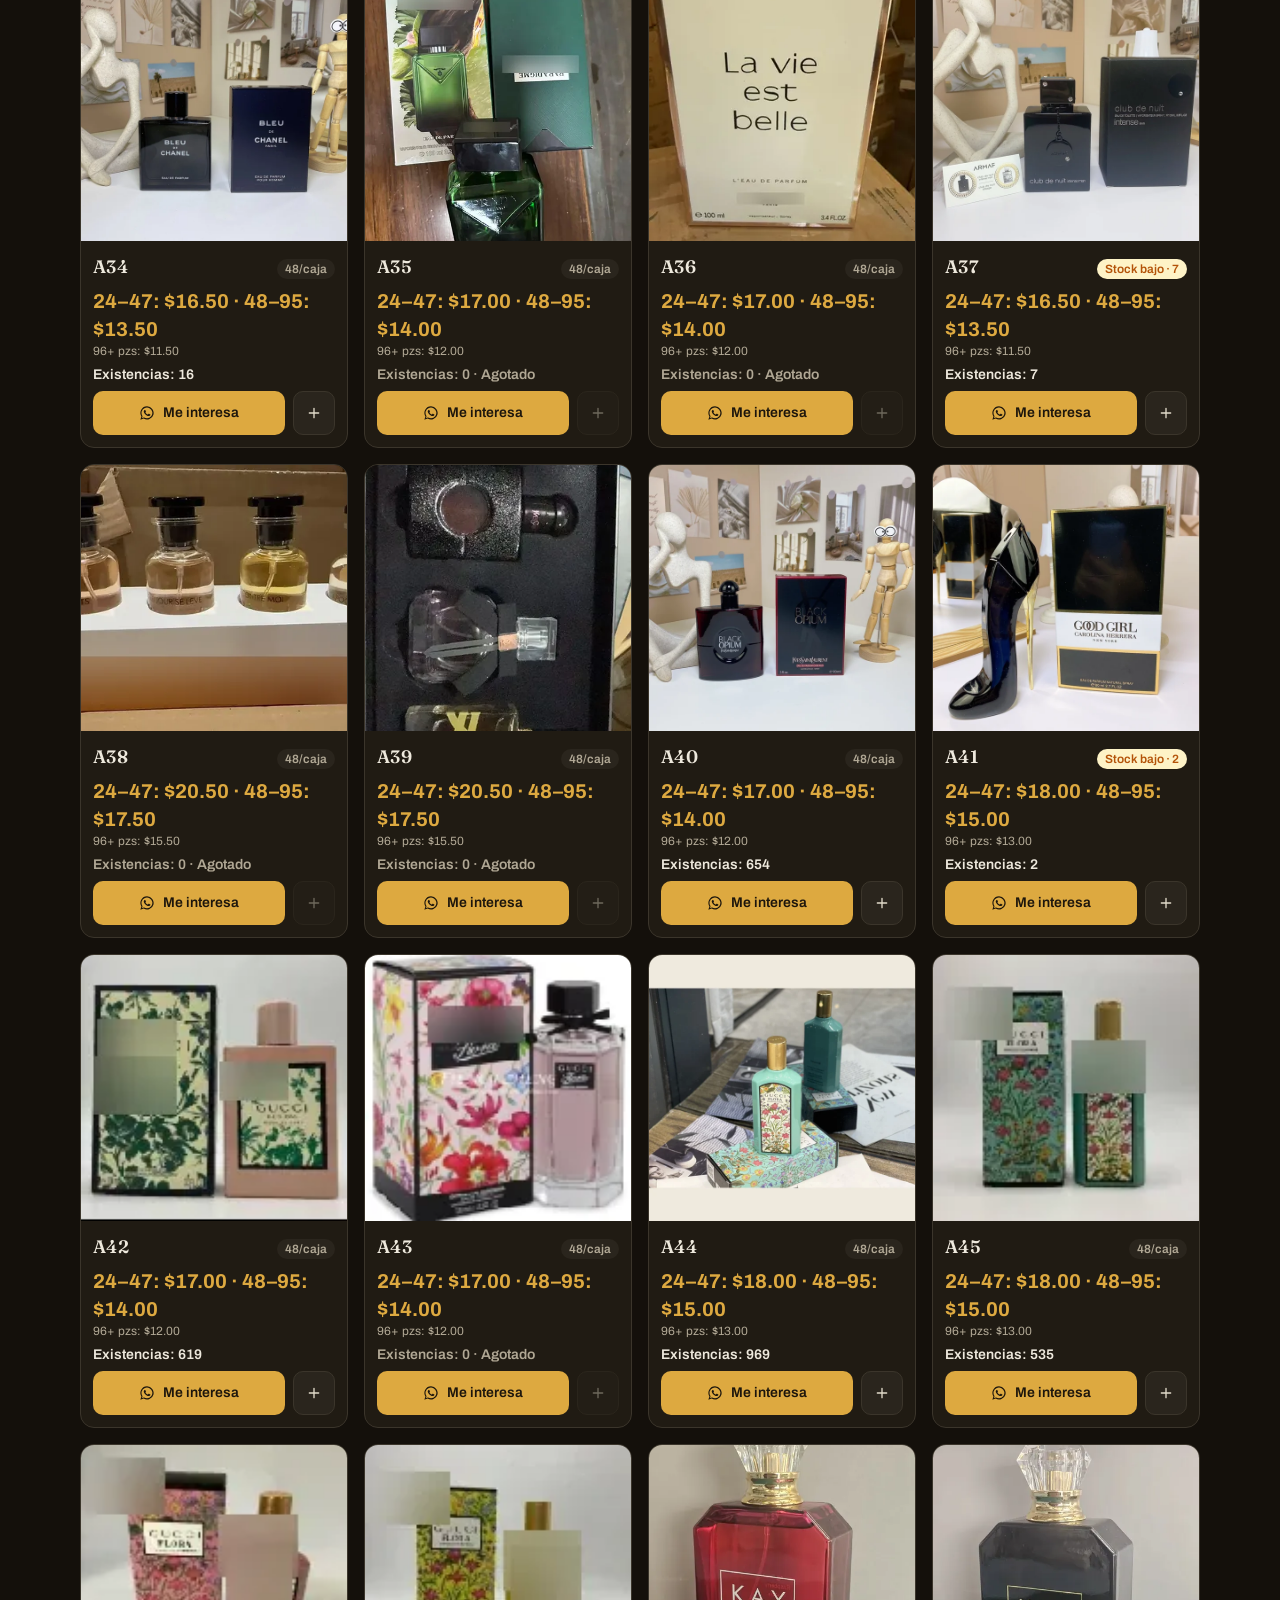
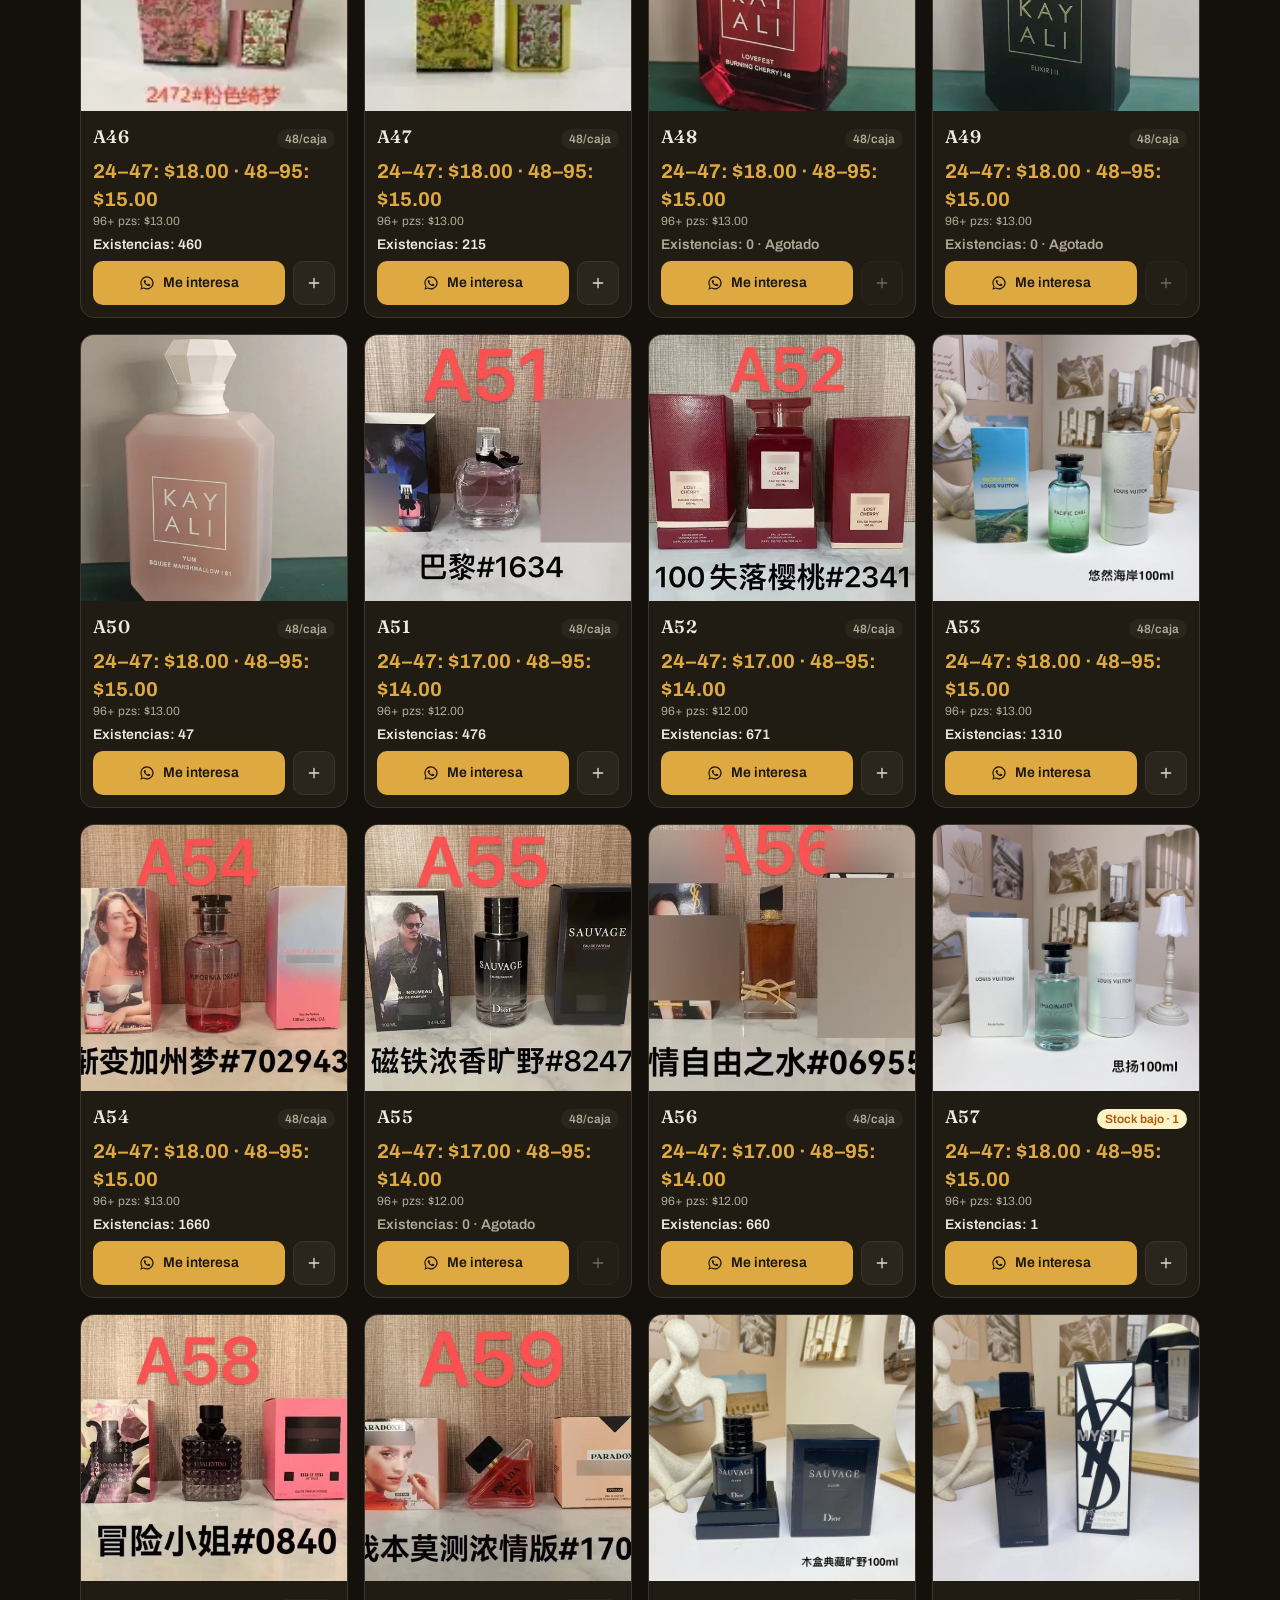
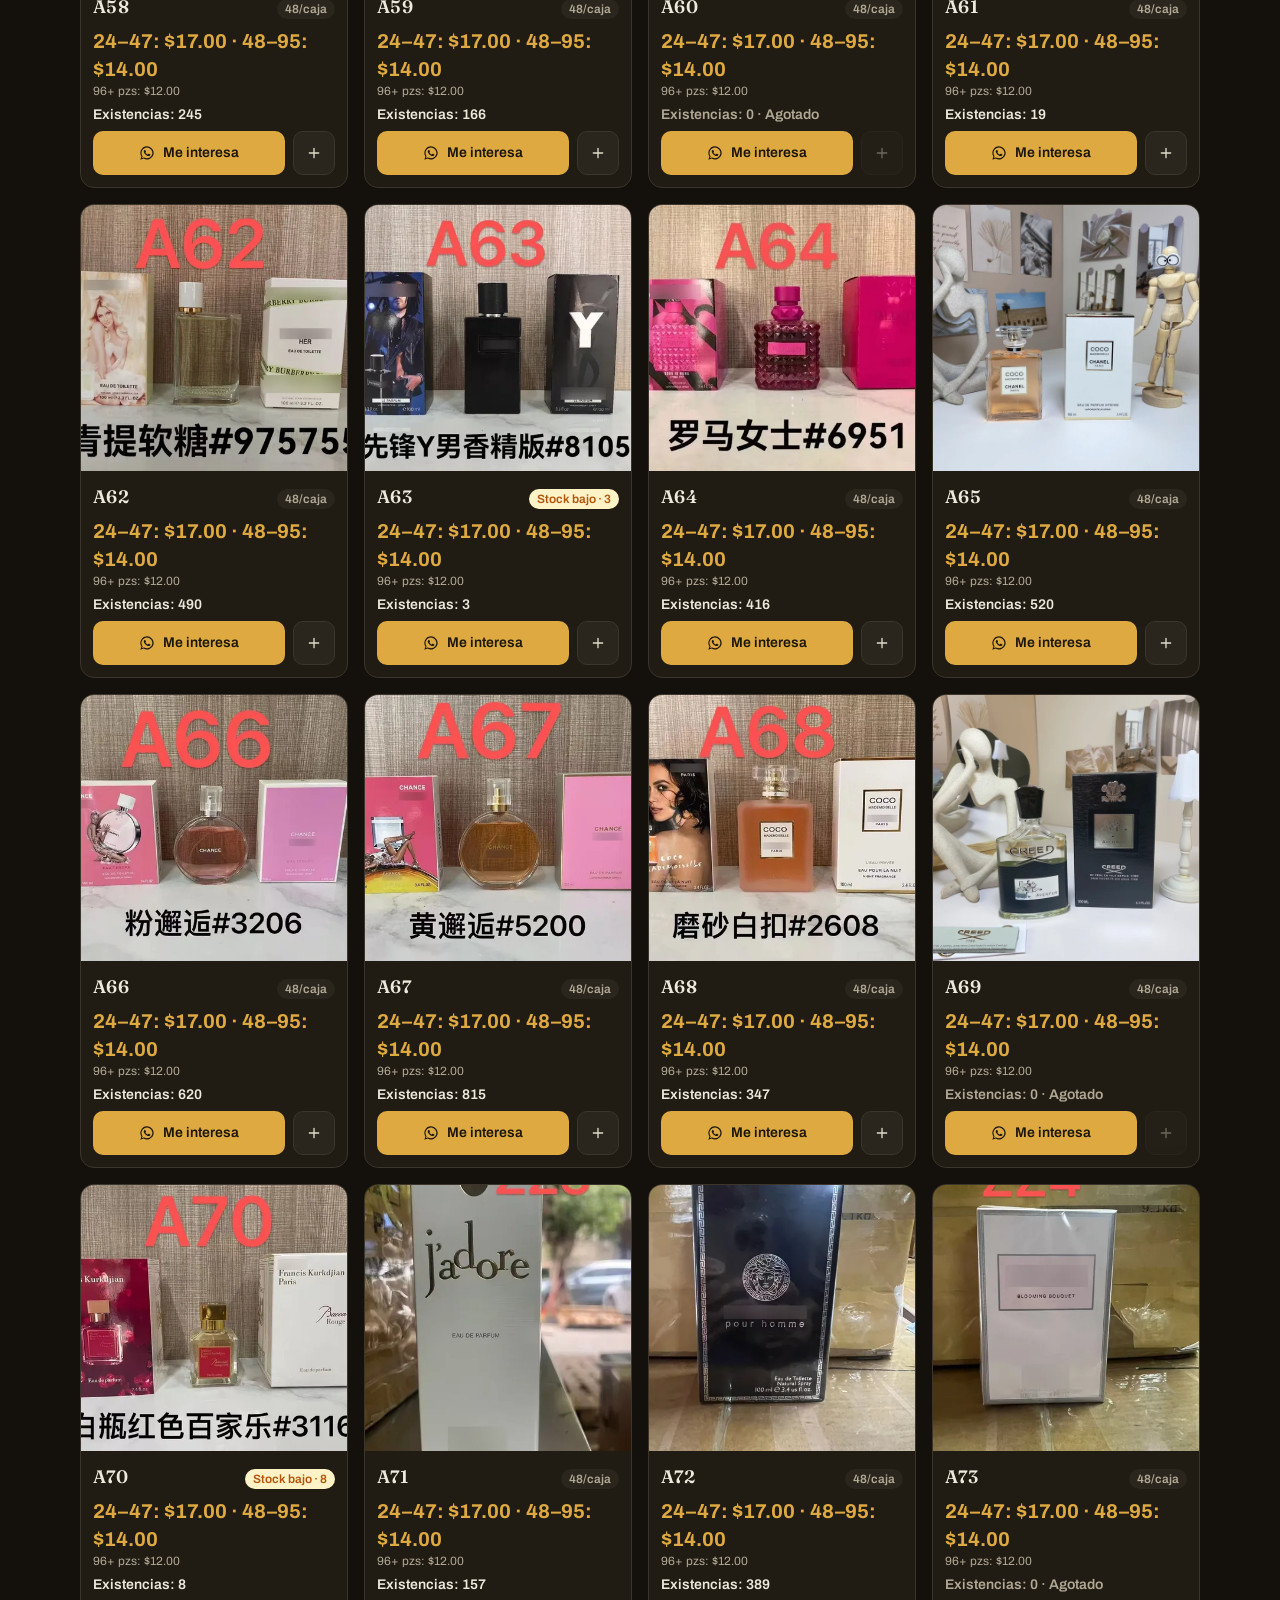
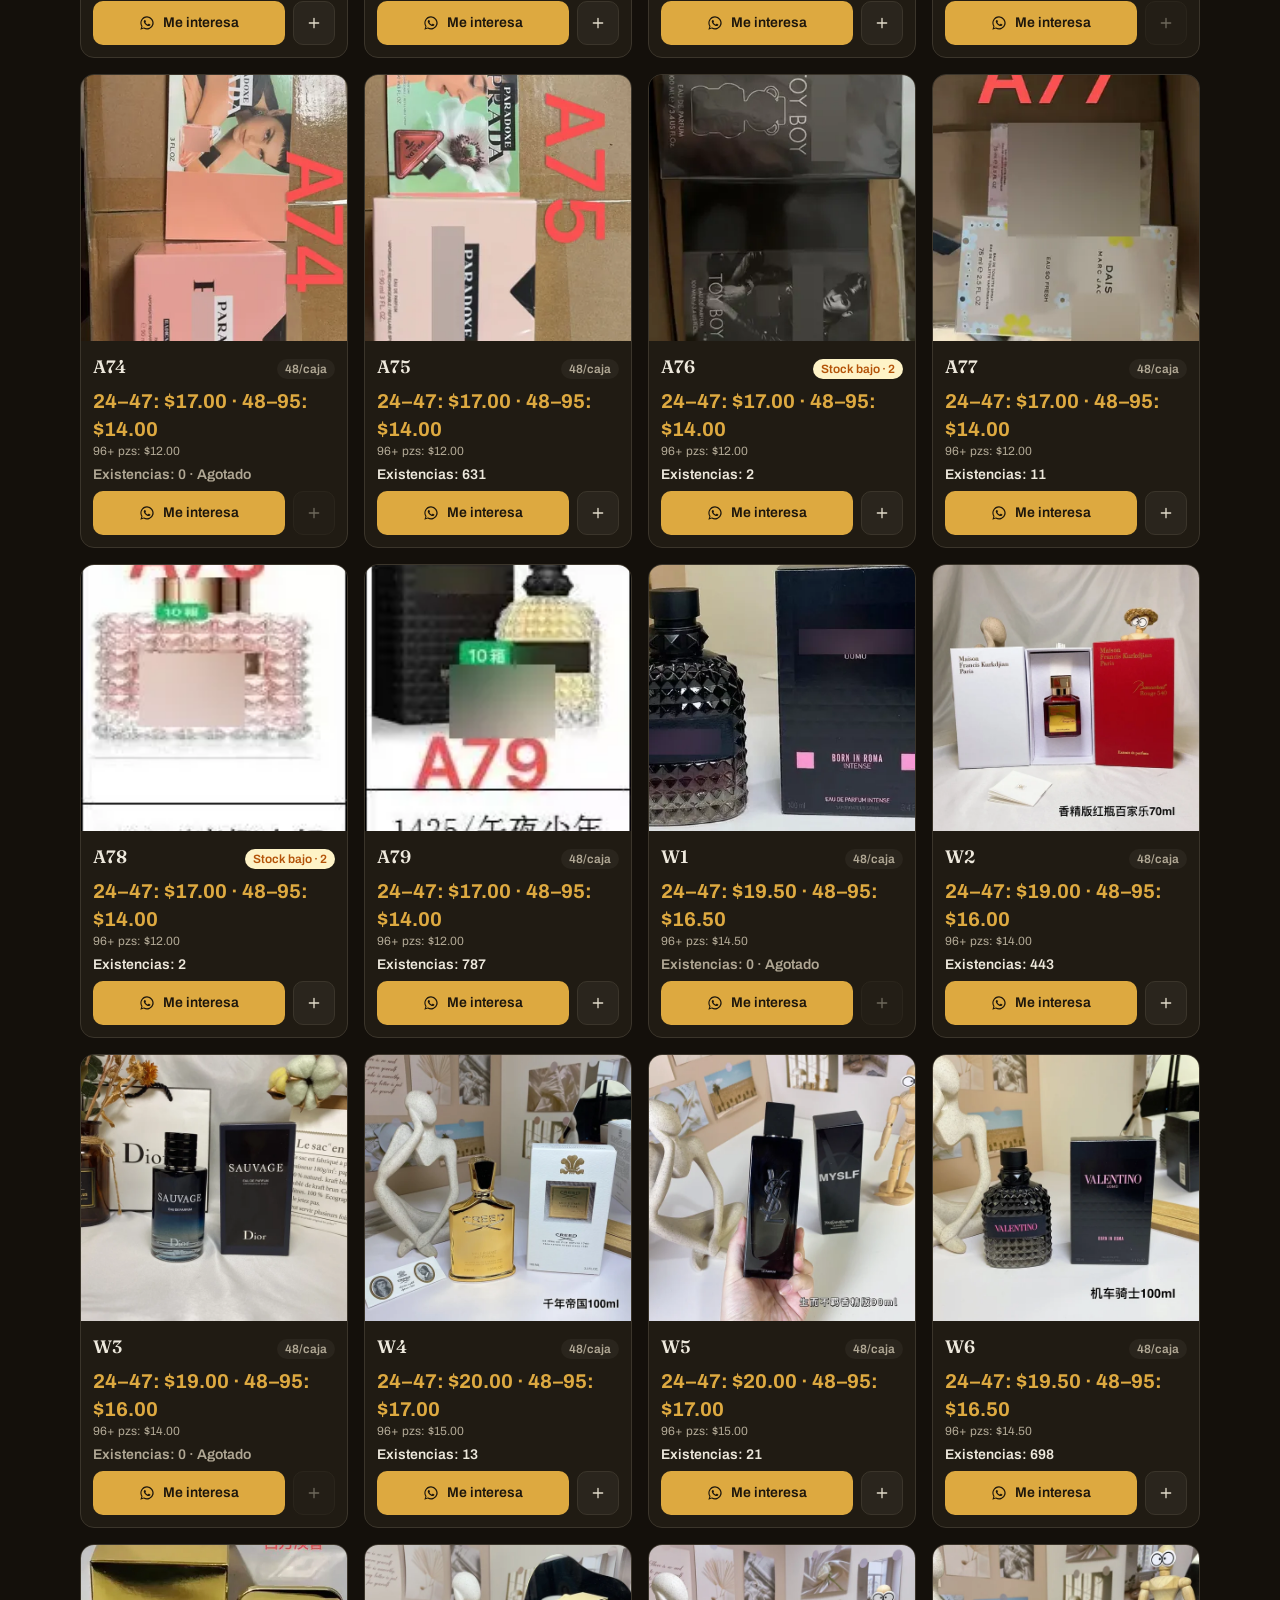
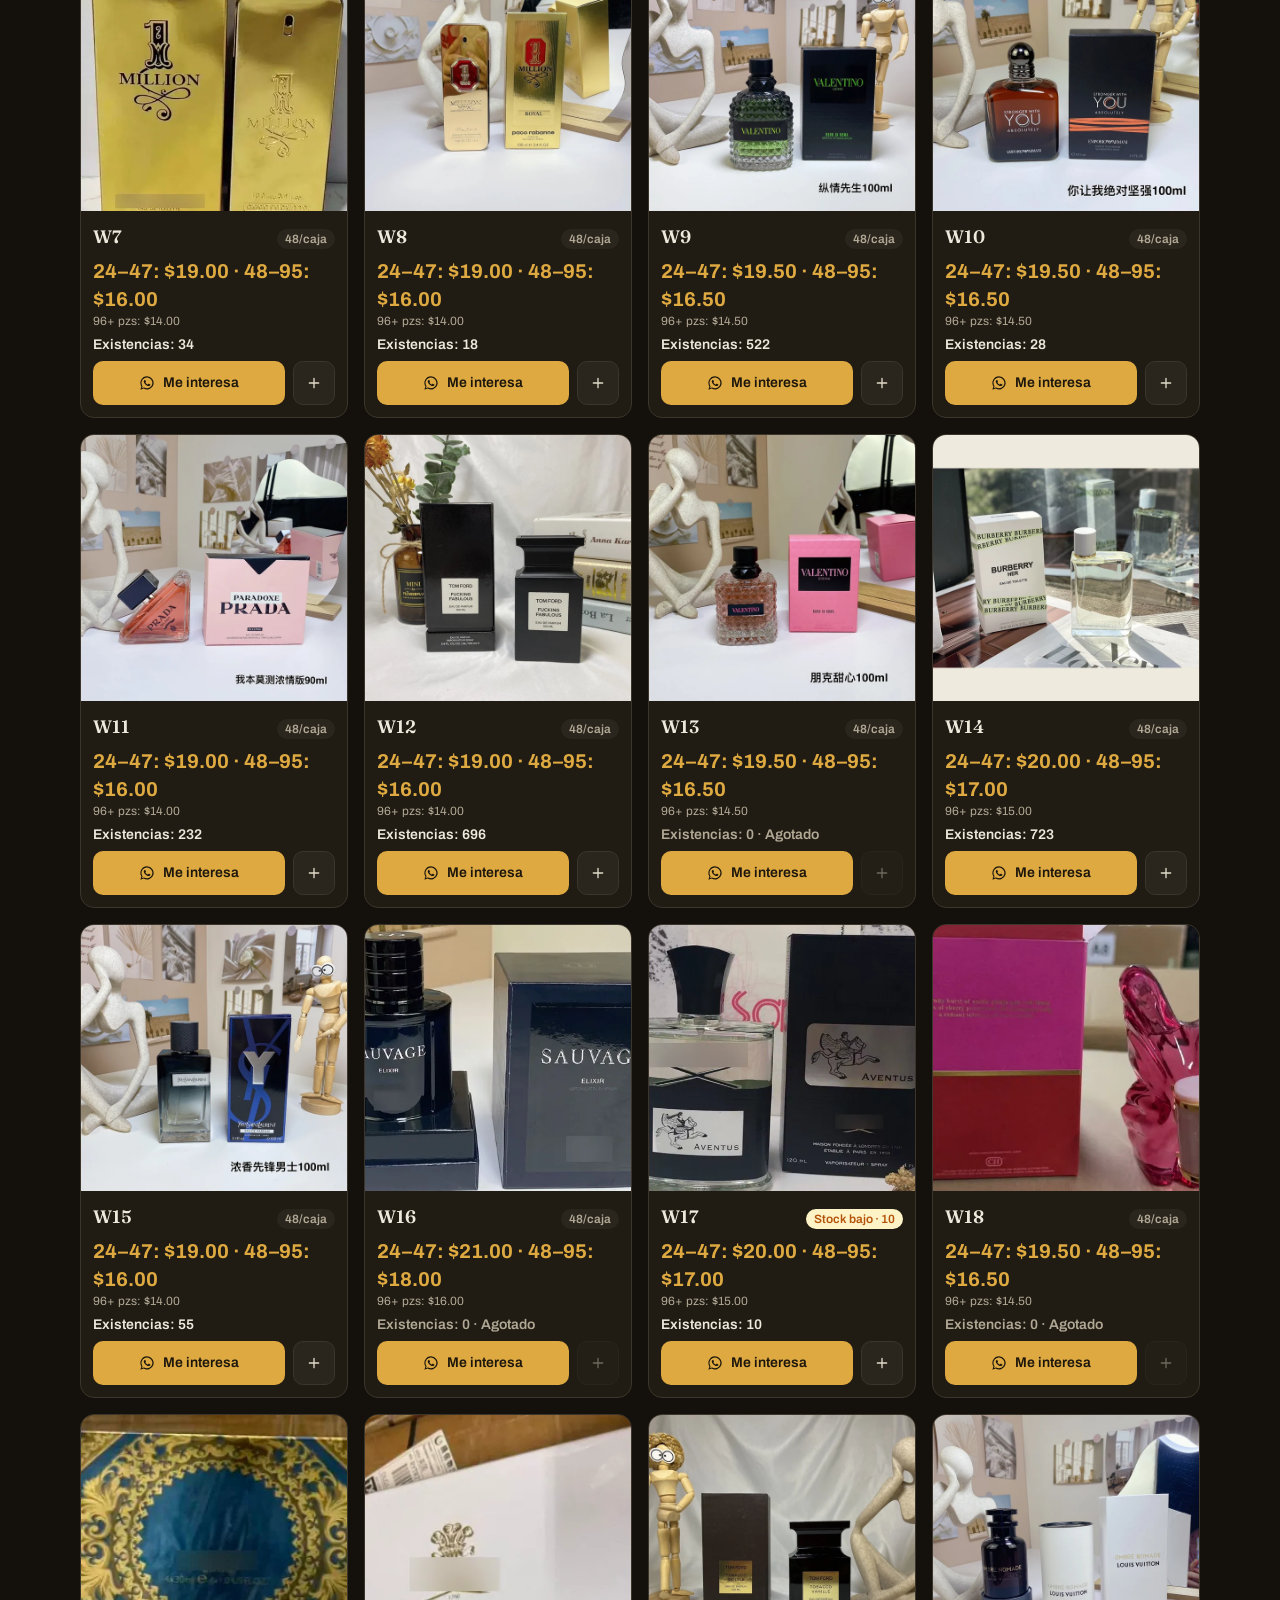
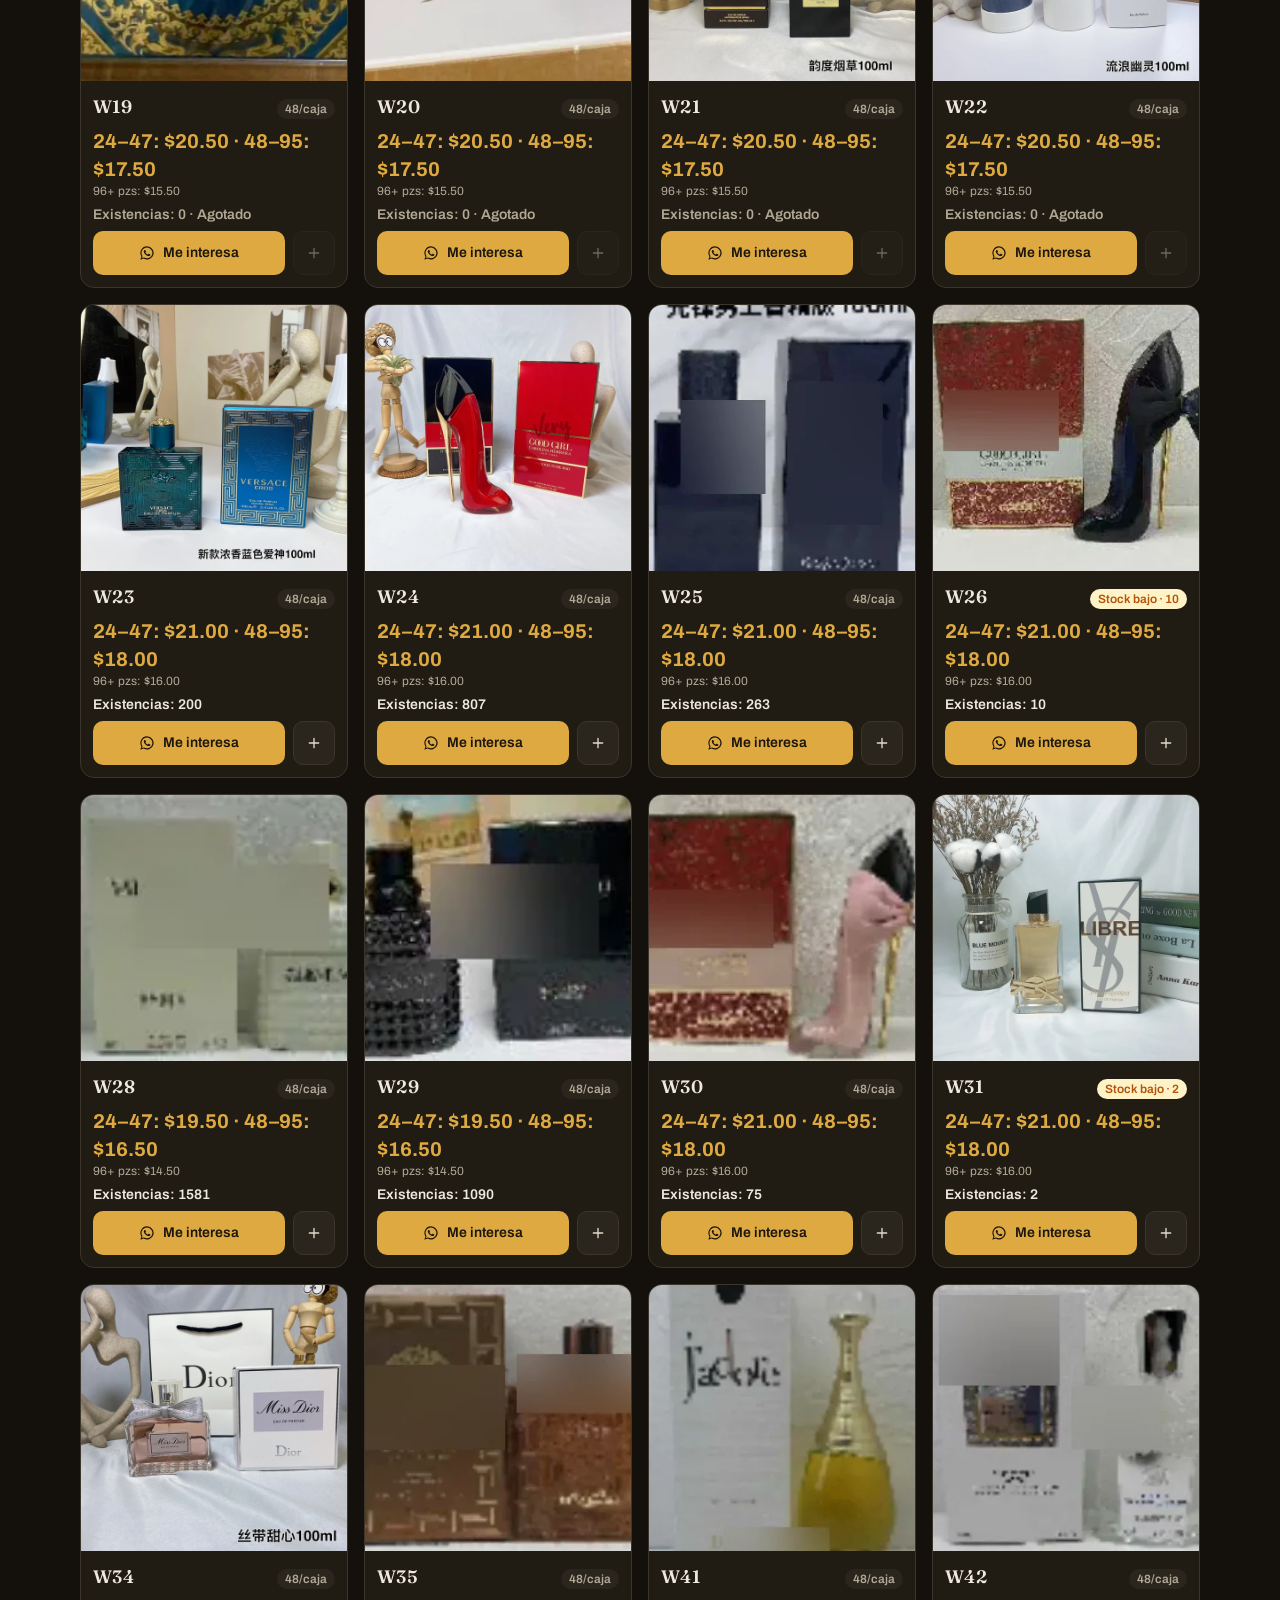
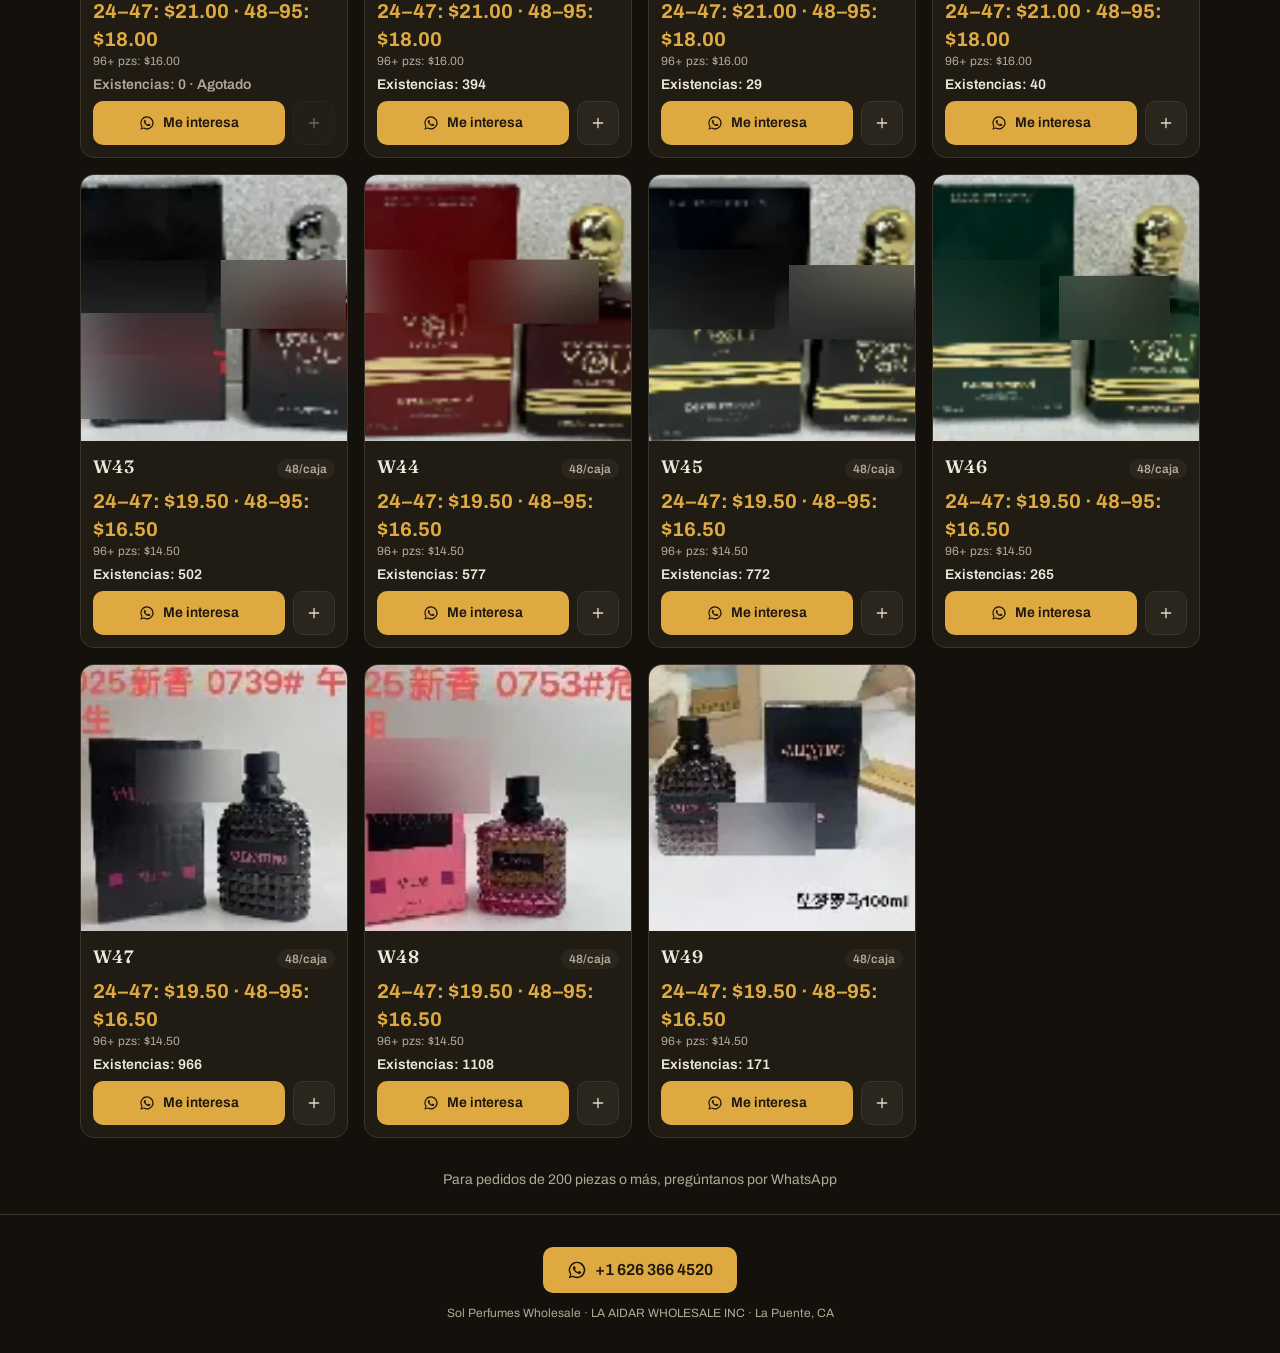
<file: catalog/pedido.html>
<!doctype html>
<html lang="es">
  <head>
    <meta charset="UTF-8" />
    <meta name="viewport" content="width=device-width, initial-scale=1.0" />
    <meta name="robots" content="noindex, nofollow" />
    <meta name="description" content="Catálogo de mayoreo de perfumes en La Puente, California. Precios por pieza, descuento desde 100 piezas." />
    <link rel="preconnect" href="https://fonts.googleapis.com" />
    <link rel="preconnect" href="https://fonts.gstatic.com" crossorigin />
    <link
      href="https://fonts.googleapis.com/css2?family=Archivo:wght@400;500;600;700&family=Fraunces:opsz,wght@9..144,600;9..144,700&display=swap"
      rel="stylesheet"
    />
    <title>Catálogo de Mayoreo · Sol Perfumes Wholesale</title>
    <script type="module" crossorigin src="assets/index-CPQT4DZC.js"></script>
    <link rel="stylesheet" crossorigin href="assets/index-DoA22jZb.css">
  </head>
  <body>
    <div id="root"></div>
  </body>
</html>
</file>
<file: catalog/style.css>
:root{--bg:#f7f8f8;--ink:#142e2b;--accent:#1e6257;--muted:#66736f;--line:#dce3e0;--white:#fff}*{box-sizing:border-box}html{scroll-behavior:smooth;scroll-padding-top:100px}body{margin:0;background:var(--bg);color:var(--ink);font:16px/1.5 Arial,sans-serif}button,input,select{font:inherit}button,a,input,select{outline-offset:4px}a{color:inherit;text-decoration:none}button{cursor:pointer;border:1px solid var(--line);background:white;border-radius:7px;padding:9px 15px;color:var(--ink)}button:hover{border-color:var(--accent)}button:disabled{opacity:.4;cursor:not-allowed}.primary{background:var(--accent);color:white;display:inline-block;border:0;padding:13px 22px;border-radius:7px}header{position:sticky;top:0;z-index:20;display:flex;align-items:center;justify-content:space-between;padding:17px max(calc((100vw - 1248px)/2),24px);background:#ffffffef;border-bottom:1px solid var(--line);backdrop-filter:blur(12px)}.logo{font-family:Georgia,serif;font-size:35px;letter-spacing:5px;font-weight:bold;line-height:1}.logo span{display:block;font:10px/1.7 Arial;letter-spacing:2px}nav{display:flex;gap:26px;align-items:center;font-size:14px}nav b{background:var(--accent);color:white;border-radius:50%;padding:3px 7px;margin-left:8px}main{max-width:1248px;margin:24px auto;padding:0 0 60px}.hero{min-height:440px;display:grid;grid-template-columns:1fr 1fr;align-items:center;overflow:hidden;background:#e5eee9;border:1px solid var(--line);border-radius:13px;margin-bottom:24px}.hero>div:first-child{padding:48px}.eyebrow{font-size:12px;letter-spacing:2px}.hero h1{font:clamp(42px,5vw,68px)/1.02 Georgia;margin:18px 0}.hero p{color:#49635b}.heroPhotos{position:relative;height:440px;display:flex;align-items:center;justify-content:center;gap:12px;transform:rotate(-7deg)}.heroPhotos img{width:42%;height:300px;object-fit:cover;box-shadow:0 24px 45px #173b3120;border:6px solid white;border-radius:4px}.heroPhotos img:last-child{transform:translateY(48px)}.row{display:flex;gap:8px;align-items:center}.categories{padding:0 0 18px}.categories button,.brands button{border-radius:30px;white-space:nowrap;font-size:14px}.active{background:var(--accent);color:white;border-color:var(--accent)}.brands{overflow-x:auto;padding-bottom:12px}.tools{display:flex;gap:12px;margin:8px 0 18px}.tools input{width:385px}.tools input,.tools select{background:white;border:1px solid var(--line);padding:12px;border-radius:8px;min-width:0}.tierInfo{padding:20px 24px;background:#eaf1ee;border:1px solid #cfdfd8;border-radius:13px;margin:18px 0 24px}.tierInfo p{margin:5px 0 12px;color:var(--muted);font-size:14px}.tierInfo span,.priceTiers span{border:1px solid #bcd2c7;color:var(--accent);border-radius:3px;padding:2px 7px;font-size:12px}.catalogHeading{display:flex;justify-content:space-between;align-items:center}.catalogHeading h2{font-size:20px}.catalogHeading span{color:var(--muted);font-size:14px}.letters{display:flex;gap:7px;position:sticky;top:84px;z-index:10;background:#f0f3f1;padding:12px 16px;margin-bottom:25px;overflow-x:auto}.letters a{display:grid;place-items:center;width:32px;height:32px;flex-shrink:0;border:1px solid var(--line);background:white;border-radius:50%;font-size:12px;font-weight:bold}.brandSection h3{font:26px Georgia;margin:25px 0 18px}.grid{display:grid;grid-template-columns:repeat(4,minmax(0,1fr));gap:28px 24px}.card{min-width:0}.photo{aspect-ratio:1;position:relative;background:#eef0ef;overflow:hidden;width:100%;padding:0;border:0;border-radius:3px}.photo img{height:100%;width:100%;object-fit:contain;transition:transform .3s}.photo:hover img{transform:scale(1.035)}.camera{position:absolute;bottom:9px;right:9px;background:#ffffffeb;box-shadow:0 2px 6px #0002;border-radius:6px;padding:3px 8px;font-size:18px}.card h4{font-size:15px;margin:7px 0 2px;line-height:1.35}.sku{font:12px monospace;color:var(--muted);margin-bottom:5px}.badge{display:inline-block;font-size:12px;border-radius:20px;background:#e0ece5;color:#27674d;padding:1px 9px;margin-top:8px}.badge.out{background:#ebeceb;color:#727a75}.price{font-size:18px;font-weight:bold;margin:5px 0}.priceTiers{display:flex;flex-wrap:wrap;gap:4px;margin-bottom:10px}.quantity{display:flex;gap:6px}.quantity input{width:75px;border:1px solid var(--line);border-radius:5px;padding:8px;background:white}.quantity button{padding:8px 12px;font-size:14px;background:#d9eae3;border:0}.stock{color:var(--muted);font-size:12px;margin:6px 0}#terms{border-top:1px solid var(--line);margin-top:65px;padding-top:30px}.termsGrid{display:grid;grid-template-columns:repeat(3,1fr);gap:32px}.termsGrid h3{font-size:17px}.termsGrid p,.muted{color:var(--muted);font-size:14px}footer{background:#142e2b;color:white;padding:48px max(calc((100vw - 1248px)/2),24px)}footer a{margin-right:28px;font-size:14px}dialog{border:1px solid var(--line);color:var(--ink);border-radius:14px;padding:30px}dialog::backdrop{background:#142e2bd9;backdrop-filter:blur(5px)}#photoModal{position:fixed;inset:0;width:100vw;height:100dvh;max-width:none;max-height:none;border:0;border-radius:0;background:#f7f8f8f5;margin:0}#photoModal[open]{display:flex;flex-direction:column;align-items:center;justify-content:center;gap:16px}.close{position:absolute;right:20px;top:18px;border-radius:50%;width:44px;height:44px;background:var(--accent);color:white;font-size:26px;padding:0;border:0}.photoSquare{display:flex;align-items:center;justify-content:center;width:min(90vw,70vh);aspect-ratio:1;background:#edf0ee;border-radius:8px;overflow:hidden}.photoSquare img{width:100%;height:100%;object-fit:contain}#photoTitle{max-width:90vw;text-align:center}#bottomClose{border-radius:30px;padding:9px 28px;border-color:var(--accent)}#cartModal{width:min(700px,94vw);max-height:88dvh}#cartRows{margin-top:25px}.cartRow{display:grid;grid-template-columns:1fr 80px 100px 35px;gap:10px;border-bottom:1px solid var(--line);padding:16px 0;align-items:center}.cartRow input{width:100%;padding:8px}.cartRow small{display:block;color:var(--muted)}.total{display:flex;justify-content:space-between;font-size:22px;padding:20px 0}.emptyPhoto{display:grid;place-items:center;height:100%;color:var(--muted)}#toast{position:fixed;bottom:24px;left:50%;transform:translateX(-50%);background:var(--ink);color:white;border-radius:6px;padding:10px 18px;z-index:100;display:none}#empty{padding:60px;text-align:center} @media(max-width:1300px){main{margin:20px 24px}}@media(max-width:700px){header{padding:14px 18px}.logo{font-size:27px}nav{gap:9px}nav>a{display:none}nav button{padding:8px}main{margin:16px}.hero{grid-template-columns:1fr;min-height:0}.hero>div:first-child{padding:30px}.hero h1{font-size:48px}.heroPhotos{height:245px;margin-top:-10px}.heroPhotos img{width:37%;height:225px}.heroPhotos img:last-child{transform:translateY(10px)}.grid{grid-template-columns:repeat(2,minmax(0,1fr));gap:24px 12px}.tools{flex-wrap:wrap}.tools input{width:100%}.tools select{flex:1}.letters{top:75px}.tierInfo{padding:16px}.termsGrid{grid-template-columns:1fr;gap:0}.card h4{font-size:14px}.price{font-size:17px}.quantity input{width:52px}.quantity button{padding:8px}.priceTiers span{padding:2px 4px;font-size:11px}.cartRow{grid-template-columns:1fr 55px 75px 30px;font-size:13px}#cartModal .row{flex-wrap:wrap}.total{font-size:18px}}@media(prefers-reduced-motion:reduce){*{scroll-behavior:auto!important;transition:none!important}}

/* Compact reference-style product unit: photo, status, title, SKU, price,
   vertically stacked tiers, quantity controls. No separate brand grids. */
.card{display:flex;flex-direction:column;align-items:flex-start;gap:0}
.card .photo{display:block;flex-shrink:0;border-radius:0}
.card .badge{font-size:12px;line-height:1.3;margin:10px 0 4px;padding:3px 9px;font-weight:600}
.card .badge.low{background:#ff8b08;color:#251700}
.card h4{font-size:14px;line-height:1.35;font-weight:700;margin:0 0 3px}
.card .sku{font-size:11px;line-height:1.4;margin:0 0 5px}
.card .price{font-size:17px;line-height:1.3;margin:0 0 7px}
.card .price small{font-size:12px;font-weight:500}
.card .priceTiers{display:flex;flex-direction:column;align-items:flex-start;gap:4px;margin:0 0 9px}
.card .priceTiers span{font-size:12px;line-height:1.2;padding:3px 6px;white-space:nowrap}
.card .priceTiers strong{color:var(--ink);margin-left:4px}
.card .quantity{gap:6px;margin:0}
.card .quantity input{width:66px;min-height:34px;padding:6px 9px;border-radius:6px;font-size:14px}
.card .quantity button{min-height:34px;padding:6px 11px;border-radius:6px;font-size:14px}
.card>.stock{font-size:12px;line-height:1.4;margin:6px 0 0}
.card .camera{bottom:6px;right:6px;width:28px;height:28px;padding:0;display:grid;place-items:center;font-size:20px;border-radius:4px;border:1px solid #ccd9d3;background:#ffffffed}
@media(max-width:700px){.card h4{font-size:14px}.card .quantity input{width:58px}.card .quantity button{padding:6px 9px}.card .priceTiers span{font-size:12px}}

/* Screenshot-matched card information hierarchy; preserve the SOL palette. */
.card .badge{font-size:10px;font-weight:600;padding:3px 8px;border-radius:20px;margin:9px 0 5px}
.card h4{font-size:13px;line-height:1.3;font-weight:700;margin:0 0 3px;overflow-wrap:anywhere}
.card .sku{font-size:10px;line-height:1.3;margin:0 0 5px;letter-spacing:.2px}
.card .price{font-size:16px;line-height:1.2;font-weight:700;margin:0 0 6px}
.card .priceTiers{gap:4px;margin:0 0 7px}
.card .priceTiers span{font-size:11px;line-height:1.2;padding:3px 5px;border-radius:3px}
.card .quantity{gap:5px}
.card .quantity input{width:64px;min-height:29px;height:29px;padding:4px 8px;font-size:13px;border-radius:5px}
.card .quantity button{min-height:29px;height:29px;padding:4px 9px;font-size:13px;border-radius:5px}
.card>.stock{font-size:11px;line-height:1.3;margin-top:6px}
</file>
<file: catalog/assets/index-DoA22jZb.css>
*,:before,:after{--tw-border-spacing-x: 0;--tw-border-spacing-y: 0;--tw-translate-x: 0;--tw-translate-y: 0;--tw-rotate: 0;--tw-skew-x: 0;--tw-skew-y: 0;--tw-scale-x: 1;--tw-scale-y: 1;--tw-pan-x: ;--tw-pan-y: ;--tw-pinch-zoom: ;--tw-scroll-snap-strictness: proximity;--tw-gradient-from-position: ;--tw-gradient-via-position: ;--tw-gradient-to-position: ;--tw-ordinal: ;--tw-slashed-zero: ;--tw-numeric-figure: ;--tw-numeric-spacing: ;--tw-numeric-fraction: ;--tw-ring-inset: ;--tw-ring-offset-width: 0px;--tw-ring-offset-color: #fff;--tw-ring-color: rgb(59 130 246 / .5);--tw-ring-offset-shadow: 0 0 #0000;--tw-ring-shadow: 0 0 #0000;--tw-shadow: 0 0 #0000;--tw-shadow-colored: 0 0 #0000;--tw-blur: ;--tw-brightness: ;--tw-contrast: ;--tw-grayscale: ;--tw-hue-rotate: ;--tw-invert: ;--tw-saturate: ;--tw-sepia: ;--tw-drop-shadow: ;--tw-backdrop-blur: ;--tw-backdrop-brightness: ;--tw-backdrop-contrast: ;--tw-backdrop-grayscale: ;--tw-backdrop-hue-rotate: ;--tw-backdrop-invert: ;--tw-backdrop-opacity: ;--tw-backdrop-saturate: ;--tw-backdrop-sepia: ;--tw-contain-size: ;--tw-contain-layout: ;--tw-contain-paint: ;--tw-contain-style: }::backdrop{--tw-border-spacing-x: 0;--tw-border-spacing-y: 0;--tw-translate-x: 0;--tw-translate-y: 0;--tw-rotate: 0;--tw-skew-x: 0;--tw-skew-y: 0;--tw-scale-x: 1;--tw-scale-y: 1;--tw-pan-x: ;--tw-pan-y: ;--tw-pinch-zoom: ;--tw-scroll-snap-strictness: proximity;--tw-gradient-from-position: ;--tw-gradient-via-position: ;--tw-gradient-to-position: ;--tw-ordinal: ;--tw-slashed-zero: ;--tw-numeric-figure: ;--tw-numeric-spacing: ;--tw-numeric-fraction: ;--tw-ring-inset: ;--tw-ring-offset-width: 0px;--tw-ring-offset-color: #fff;--tw-ring-color: rgb(59 130 246 / .5);--tw-ring-offset-shadow: 0 0 #0000;--tw-ring-shadow: 0 0 #0000;--tw-shadow: 0 0 #0000;--tw-shadow-colored: 0 0 #0000;--tw-blur: ;--tw-brightness: ;--tw-contrast: ;--tw-grayscale: ;--tw-hue-rotate: ;--tw-invert: ;--tw-saturate: ;--tw-sepia: ;--tw-drop-shadow: ;--tw-backdrop-blur: ;--tw-backdrop-brightness: ;--tw-backdrop-contrast: ;--tw-backdrop-grayscale: ;--tw-backdrop-hue-rotate: ;--tw-backdrop-invert: ;--tw-backdrop-opacity: ;--tw-backdrop-saturate: ;--tw-backdrop-sepia: ;--tw-contain-size: ;--tw-contain-layout: ;--tw-contain-paint: ;--tw-contain-style: }*,:before,:after{box-sizing:border-box;border-width:0;border-style:solid;border-color:#e5e7eb}:before,:after{--tw-content: ""}html,:host{line-height:1.5;-webkit-text-size-adjust:100%;-moz-tab-size:4;-o-tab-size:4;tab-size:4;font-family:ui-sans-serif,system-ui,sans-serif,"Apple Color Emoji","Segoe UI Emoji",Segoe UI Symbol,"Noto Color Emoji";font-feature-settings:normal;font-variation-settings:normal;-webkit-tap-highlight-color:transparent}body{margin:0;line-height:inherit}hr{height:0;color:inherit;border-top-width:1px}abbr:where([title]){-webkit-text-decoration:underline dotted;text-decoration:underline dotted}h1,h2,h3,h4,h5,h6{font-size:inherit;font-weight:inherit}a{color:inherit;text-decoration:inherit}b,strong{font-weight:bolder}code,kbd,samp,pre{font-family:ui-monospace,SFMono-Regular,Menlo,Monaco,Consolas,Liberation Mono,Courier New,monospace;font-feature-settings:normal;font-variation-settings:normal;font-size:1em}small{font-size:80%}sub,sup{font-size:75%;line-height:0;position:relative;vertical-align:baseline}sub{bottom:-.25em}sup{top:-.5em}table{text-indent:0;border-color:inherit;border-collapse:collapse}button,input,optgroup,select,textarea{font-family:inherit;font-feature-settings:inherit;font-variation-settings:inherit;font-size:100%;font-weight:inherit;line-height:inherit;letter-spacing:inherit;color:inherit;margin:0;padding:0}button,select{text-transform:none}button,input:where([type=button]),input:where([type=reset]),input:where([type=submit]){-webkit-appearance:button;background-color:transparent;background-image:none}:-moz-focusring{outline:auto}:-moz-ui-invalid{box-shadow:none}progress{vertical-align:baseline}::-webkit-inner-spin-button,::-webkit-outer-spin-button{height:auto}[type=search]{-webkit-appearance:textfield;outline-offset:-2px}::-webkit-search-decoration{-webkit-appearance:none}::-webkit-file-upload-button{-webkit-appearance:button;font:inherit}summary{display:list-item}blockquote,dl,dd,h1,h2,h3,h4,h5,h6,hr,figure,p,pre{margin:0}fieldset{margin:0;padding:0}legend{padding:0}ol,ul,menu{list-style:none;margin:0;padding:0}dialog{padding:0}textarea{resize:vertical}input::-moz-placeholder,textarea::-moz-placeholder{opacity:1;color:#9ca3af}input::placeholder,textarea::placeholder{opacity:1;color:#9ca3af}button,[role=button]{cursor:pointer}:disabled{cursor:default}img,svg,video,canvas,audio,iframe,embed,object{display:block;vertical-align:middle}img,video{max-width:100%;height:auto}[hidden]:where(:not([hidden=until-found])){display:none}:root{--background: 36 30% 6%;--foreground: 42 35% 90%;--card: 36 24% 10%;--card-foreground: 42 35% 90%;--popover: 36 24% 10%;--popover-foreground: 42 35% 90%;--primary: 40 70% 56%;--primary-foreground: 36 40% 8%;--secondary: 36 18% 14%;--secondary-foreground: 42 30% 84%;--muted: 36 16% 16%;--muted-foreground: 40 15% 64%;--accent: 36 20% 18%;--accent-foreground: 40 70% 62%;--destructive: 0 62% 45%;--destructive-foreground: 42 35% 90%;--border: 36 16% 20%;--input: 36 16% 20%;--ring: 40 70% 56%;--radius: .625rem}body{background-color:hsl(var(--background));color:hsl(var(--foreground));font-family:Archivo,PingFang SC,Microsoft YaHei,sans-serif;font-size:16px;line-height:1.6;-webkit-font-smoothing:antialiased}.font-display{font-family:Fraunces,Archivo,serif}:focus-visible{outline-color:hsl(var(--ring))}.sr-only{position:absolute;width:1px;height:1px;padding:0;margin:-1px;overflow:hidden;clip:rect(0,0,0,0);white-space:nowrap;border-width:0}.pointer-events-none{pointer-events:none}.visible{visibility:visible}.invisible{visibility:hidden}.fixed{position:fixed}.absolute{position:absolute}.relative{position:relative}.sticky{position:sticky}.inset-0{inset:0}.inset-x-0{left:0;right:0}.inset-y-0{top:0;bottom:0}.-bottom-12{bottom:-3rem}.-left-12{left:-3rem}.-right-12{right:-3rem}.-top-12{top:-3rem}.bottom-0{bottom:0}.bottom-4{bottom:1rem}.left-0{left:0}.left-1\/2{left:50%}.left-2{left:.5rem}.left-\[50\%\]{left:50%}.right-0{right:0}.right-1{right:.25rem}.right-2{right:.5rem}.right-3{right:.75rem}.right-4{right:1rem}.top-0{top:0}.top-1\.5{top:.375rem}.top-1\/2{top:50%}.top-3\.5{top:.875rem}.top-4{top:1rem}.top-\[1px\]{top:1px}.top-\[50\%\]{top:50%}.top-\[60\%\]{top:60%}.top-full{top:100%}.isolate{isolation:isolate}.z-10{z-index:10}.z-20{z-index:20}.z-40{z-index:40}.z-50{z-index:50}.z-\[1\]{z-index:1}.order-first{order:-9999}.order-last{order:9999}.col-start-2{grid-column-start:2}.row-span-2{grid-row:span 2 / span 2}.row-start-1{grid-row-start:1}.\!m-0{margin:0!important}.-mx-1{margin-left:-.25rem;margin-right:-.25rem}.-my-2{margin-top:-.5rem;margin-bottom:-.5rem}.mx-2{margin-left:.5rem;margin-right:.5rem}.mx-3\.5{margin-left:.875rem;margin-right:.875rem}.mx-auto{margin-left:auto;margin-right:auto}.my-0{margin-top:0;margin-bottom:0}.my-0\.5{margin-top:.125rem;margin-bottom:.125rem}.my-1{margin-top:.25rem;margin-bottom:.25rem}.-ml-4{margin-left:-1rem}.-mt-4{margin-top:-1rem}.mb-2{margin-bottom:.5rem}.mb-3{margin-bottom:.75rem}.ml-1{margin-left:.25rem}.ml-4{margin-left:1rem}.ml-auto{margin-left:auto}.mt-1{margin-top:.25rem}.mt-1\.5{margin-top:.375rem}.mt-2{margin-top:.5rem}.mt-4{margin-top:1rem}.mt-8{margin-top:2rem}.mt-auto{margin-top:auto}.line-clamp-1{overflow:hidden;display:-webkit-box;-webkit-box-orient:vertical;-webkit-line-clamp:1}.line-clamp-2{overflow:hidden;display:-webkit-box;-webkit-box-orient:vertical;-webkit-line-clamp:2}.block{display:block}.flex{display:flex}.inline-flex{display:inline-flex}.table{display:table}.table-caption{display:table-caption}.table-cell{display:table-cell}.table-row{display:table-row}.grid{display:grid}.hidden{display:none}.aspect-square{aspect-ratio:1 / 1}.aspect-video{aspect-ratio:16 / 9}.size-10{width:2.5rem;height:2.5rem}.size-2{width:.5rem;height:.5rem}.size-2\.5{width:.625rem;height:.625rem}.size-3{width:.75rem;height:.75rem}.size-3\.5{width:.875rem;height:.875rem}.size-4{width:1rem;height:1rem}.size-6{width:1.5rem;height:1.5rem}.size-7{width:1.75rem;height:1.75rem}.size-8{width:2rem;height:2rem}.size-9{width:2.25rem;height:2.25rem}.size-auto{width:auto;height:auto}.size-full{width:100%;height:100%}.h-1\.5{height:.375rem}.h-10{height:2.5rem}.h-12{height:3rem}.h-2{height:.5rem}.h-2\.5{height:.625rem}.h-3\.5{height:.875rem}.h-4{height:1rem}.h-5{height:1.25rem}.h-6{height:1.5rem}.h-7{height:1.75rem}.h-8{height:2rem}.h-9{height:2.25rem}.h-\[1\.15rem\]{height:1.15rem}.h-\[calc\(100\%-1px\)\]{height:calc(100% - 1px)}.h-\[var\(--radix-navigation-menu-viewport-height\)\]{height:var(--radix-navigation-menu-viewport-height)}.h-\[var\(--radix-select-trigger-height\)\]{height:var(--radix-select-trigger-height)}.h-auto{height:auto}.h-full{height:100%}.h-px{height:1px}.h-svh{height:100svh}.max-h-24{max-height:6rem}.max-h-28{max-height:7rem}.max-h-48{max-height:12rem}.max-h-\[300px\]{max-height:300px}.max-h-\[85dvh\]{max-height:85dvh}.min-h-0{min-height:0px}.min-h-11{min-height:2.75rem}.min-h-12{min-height:3rem}.min-h-16{min-height:4rem}.min-h-4{min-height:1rem}.min-h-8{min-height:2rem}.min-h-9{min-height:2.25rem}.min-h-dvh{min-height:100dvh}.min-h-svh{min-height:100svh}.w-0{width:0px}.w-1{width:.25rem}.w-14{width:3.5rem}.w-16{width:4rem}.w-2{width:.5rem}.w-2\.5{width:.625rem}.w-3{width:.75rem}.w-3\.5{width:.875rem}.w-3\/4{width:75%}.w-4{width:1rem}.w-5{width:1.25rem}.w-6{width:1.5rem}.w-64{width:16rem}.w-72{width:18rem}.w-8{width:2rem}.w-9{width:2.25rem}.w-\[100px\]{width:100px}.w-auto{width:auto}.w-fit{width:-moz-fit-content;width:fit-content}.w-full{width:100%}.w-max{width:-moz-max-content;width:max-content}.w-px{width:1px}.min-w-0{min-width:0px}.min-w-10{min-width:2.5rem}.min-w-11{min-width:2.75rem}.min-w-5{min-width:1.25rem}.min-w-8{min-width:2rem}.min-w-9{min-width:2.25rem}.min-w-\[12rem\]{min-width:12rem}.min-w-\[8rem\]{min-width:8rem}.min-w-\[var\(--radix-select-trigger-width\)\]{min-width:var(--radix-select-trigger-width)}.max-w-6xl{max-width:72rem}.max-w-\[calc\(100\%-2rem\)\]{max-width:calc(100% - 2rem)}.max-w-max{max-width:-moz-max-content;max-width:max-content}.max-w-md{max-width:28rem}.max-w-prose{max-width:65ch}.max-w-sm{max-width:24rem}.flex-1{flex:1 1 0%}.shrink-0{flex-shrink:0}.grow{flex-grow:1}.grow-0{flex-grow:0}.basis-full{flex-basis:100%}.caption-bottom{caption-side:bottom}.border-collapse{border-collapse:collapse}.-translate-x-1\/2{--tw-translate-x: -50%;transform:translate(var(--tw-translate-x),var(--tw-translate-y)) rotate(var(--tw-rotate)) skew(var(--tw-skew-x)) skewY(var(--tw-skew-y)) scaleX(var(--tw-scale-x)) scaleY(var(--tw-scale-y))}.-translate-x-px{--tw-translate-x: -1px;transform:translate(var(--tw-translate-x),var(--tw-translate-y)) rotate(var(--tw-rotate)) skew(var(--tw-skew-x)) skewY(var(--tw-skew-y)) scaleX(var(--tw-scale-x)) scaleY(var(--tw-scale-y))}.-translate-y-1\/2{--tw-translate-y: -50%;transform:translate(var(--tw-translate-x),var(--tw-translate-y)) rotate(var(--tw-rotate)) skew(var(--tw-skew-x)) skewY(var(--tw-skew-y)) scaleX(var(--tw-scale-x)) scaleY(var(--tw-scale-y))}.translate-x-\[-50\%\]{--tw-translate-x: -50%;transform:translate(var(--tw-translate-x),var(--tw-translate-y)) rotate(var(--tw-rotate)) skew(var(--tw-skew-x)) skewY(var(--tw-skew-y)) scaleX(var(--tw-scale-x)) scaleY(var(--tw-scale-y))}.translate-x-px{--tw-translate-x: 1px;transform:translate(var(--tw-translate-x),var(--tw-translate-y)) rotate(var(--tw-rotate)) skew(var(--tw-skew-x)) skewY(var(--tw-skew-y)) scaleX(var(--tw-scale-x)) scaleY(var(--tw-scale-y))}.translate-y-0\.5{--tw-translate-y: .125rem;transform:translate(var(--tw-translate-x),var(--tw-translate-y)) rotate(var(--tw-rotate)) skew(var(--tw-skew-x)) skewY(var(--tw-skew-y)) scaleX(var(--tw-scale-x)) scaleY(var(--tw-scale-y))}.translate-y-\[-50\%\]{--tw-translate-y: -50%;transform:translate(var(--tw-translate-x),var(--tw-translate-y)) rotate(var(--tw-rotate)) skew(var(--tw-skew-x)) skewY(var(--tw-skew-y)) scaleX(var(--tw-scale-x)) scaleY(var(--tw-scale-y))}.translate-y-\[calc\(-50\%_-_2px\)\]{--tw-translate-y: calc(-50% - 2px) ;transform:translate(var(--tw-translate-x),var(--tw-translate-y)) rotate(var(--tw-rotate)) skew(var(--tw-skew-x)) skewY(var(--tw-skew-y)) scaleX(var(--tw-scale-x)) scaleY(var(--tw-scale-y))}.rotate-45{--tw-rotate: 45deg;transform:translate(var(--tw-translate-x),var(--tw-translate-y)) rotate(var(--tw-rotate)) skew(var(--tw-skew-x)) skewY(var(--tw-skew-y)) scaleX(var(--tw-scale-x)) scaleY(var(--tw-scale-y))}.rotate-90{--tw-rotate: 90deg;transform:translate(var(--tw-translate-x),var(--tw-translate-y)) rotate(var(--tw-rotate)) skew(var(--tw-skew-x)) skewY(var(--tw-skew-y)) scaleX(var(--tw-scale-x)) scaleY(var(--tw-scale-y))}.transform{transform:translate(var(--tw-translate-x),var(--tw-translate-y)) rotate(var(--tw-rotate)) skew(var(--tw-skew-x)) skewY(var(--tw-skew-y)) scaleX(var(--tw-scale-x)) scaleY(var(--tw-scale-y))}@keyframes caret-blink{0%,70%,to{opacity:1}20%,50%{opacity:0}}.animate-caret-blink{animation:caret-blink 1.25s ease-out infinite}@keyframes pulse{50%{opacity:.5}}.animate-pulse{animation:pulse 2s cubic-bezier(.4,0,.6,1) infinite}@keyframes spin{to{transform:rotate(360deg)}}.animate-spin{animation:spin 1s linear infinite}.cursor-default{cursor:default}.cursor-text{cursor:text}.cursor-zoom-in{cursor:zoom-in}.touch-none{touch-action:none}.select-none{-webkit-user-select:none;-moz-user-select:none;user-select:none}.resize-none{resize:none}.scroll-my-1{scroll-margin-top:.25rem;scroll-margin-bottom:.25rem}.scroll-py-1{scroll-padding-top:.25rem;scroll-padding-bottom:.25rem}.list-disc{list-style-type:disc}.list-none{list-style-type:none}.auto-rows-min{grid-auto-rows:min-content}.grid-cols-2{grid-template-columns:repeat(2,minmax(0,1fr))}.grid-cols-\[0_1fr\]{grid-template-columns:0 1fr}.grid-rows-\[auto_auto\]{grid-template-rows:auto auto}.flex-row{flex-direction:row}.flex-col{flex-direction:column}.flex-col-reverse{flex-direction:column-reverse}.flex-wrap{flex-wrap:wrap}.place-content-center{place-content:center}.items-start{align-items:flex-start}.items-end{align-items:flex-end}.items-center{align-items:center}.items-baseline{align-items:baseline}.items-stretch{align-items:stretch}.justify-start{justify-content:flex-start}.justify-center{justify-content:center}.justify-between{justify-content:space-between}.justify-items-start{justify-items:start}.gap-0\.5{gap:.125rem}.gap-1{gap:.25rem}.gap-1\.5{gap:.375rem}.gap-2{gap:.5rem}.gap-2\.5{gap:.625rem}.gap-3{gap:.75rem}.gap-4{gap:1rem}.gap-6{gap:1.5rem}.gap-7{gap:1.75rem}.gap-\[--spacing\(var\(--gap\)\)\]{gap:var(--spacing(var(--gap)))}.gap-y-0\.5{row-gap:.125rem}.space-y-2>:not([hidden])~:not([hidden]){--tw-space-y-reverse: 0;margin-top:calc(.5rem * calc(1 - var(--tw-space-y-reverse)));margin-bottom:calc(.5rem * var(--tw-space-y-reverse))}.divide-y>:not([hidden])~:not([hidden]){--tw-divide-y-reverse: 0;border-top-width:calc(1px * calc(1 - var(--tw-divide-y-reverse)));border-bottom-width:calc(1px * var(--tw-divide-y-reverse))}.divide-border>:not([hidden])~:not([hidden]){border-color:hsl(var(--border))}.self-start{align-self:flex-start}.self-stretch{align-self:stretch}.justify-self-end{justify-self:end}.overflow-auto{overflow:auto}.overflow-hidden{overflow:hidden}.overflow-x-auto{overflow-x:auto}.overflow-y-auto{overflow-y:auto}.overflow-x-hidden{overflow-x:hidden}.whitespace-nowrap{white-space:nowrap}.text-balance{text-wrap:balance}.break-words{overflow-wrap:break-word}.rounded{border-radius:.25rem}.rounded-\[2px\]{border-radius:2px}.rounded-\[4px\]{border-radius:4px}.rounded-\[calc\(var\(--radius\)-5px\)\]{border-radius:calc(var(--radius) - 5px)}.rounded-\[inherit\]{border-radius:inherit}.rounded-full{border-radius:9999px}.rounded-lg{border-radius:var(--radius)}.rounded-md{border-radius:calc(var(--radius) - 2px)}.rounded-none{border-radius:0}.rounded-sm{border-radius:calc(var(--radius) - 4px)}.rounded-xl{border-radius:calc(var(--radius) + 4px)}.rounded-xs{border-radius:calc(var(--radius) - 6px)}.rounded-l-md{border-top-left-radius:calc(var(--radius) - 2px);border-bottom-left-radius:calc(var(--radius) - 2px)}.rounded-r-md{border-top-right-radius:calc(var(--radius) - 2px);border-bottom-right-radius:calc(var(--radius) - 2px)}.rounded-t-2xl{border-top-left-radius:1rem;border-top-right-radius:1rem}.rounded-tl-sm{border-top-left-radius:calc(var(--radius) - 4px)}.border{border-width:1px}.border-0{border-width:0px}.border-\[1\.5px\]{border-width:1.5px}.border-y{border-top-width:1px;border-bottom-width:1px}.border-b{border-bottom-width:1px}.border-l{border-left-width:1px}.border-r{border-right-width:1px}.border-t{border-top-width:1px}.border-dashed{border-style:dashed}.border-border{border-color:hsl(var(--border))}.border-border\/50{border-color:hsl(var(--border) / .5)}.border-input{border-color:hsl(var(--input))}.border-primary{border-color:hsl(var(--primary))}.border-primary\/40{border-color:hsl(var(--primary) / .4)}.border-sidebar-border{border-color:hsl(var(--sidebar-border))}.border-transparent{border-color:transparent}.border-l-transparent{border-left-color:transparent}.border-t-transparent{border-top-color:transparent}.bg-\[\#efe9dd\]{--tw-bg-opacity: 1;background-color:rgb(239 233 221 / var(--tw-bg-opacity, 1))}.bg-accent{background-color:hsl(var(--accent))}.bg-amber-100{--tw-bg-opacity: 1;background-color:rgb(254 243 199 / var(--tw-bg-opacity, 1))}.bg-background{background-color:hsl(var(--background))}.bg-background\/95{background-color:hsl(var(--background) / .95)}.bg-black\/50{background-color:#00000080}.bg-black\/80{background-color:#000c}.bg-border{background-color:hsl(var(--border))}.bg-card{background-color:hsl(var(--card))}.bg-destructive{--tw-bg-opacity: 1;background-color:hsl(var(--destructive) / var(--tw-bg-opacity, 1))}.bg-foreground{background-color:hsl(var(--foreground))}.bg-input{background-color:hsl(var(--input))}.bg-muted{background-color:hsl(var(--muted))}.bg-muted\/50{background-color:hsl(var(--muted) / .5)}.bg-popover{background-color:hsl(var(--popover))}.bg-primary{background-color:hsl(var(--primary))}.bg-primary-foreground{background-color:hsl(var(--primary-foreground))}.bg-primary\/10{background-color:hsl(var(--primary) / .1)}.bg-primary\/20{background-color:hsl(var(--primary) / .2)}.bg-secondary{background-color:hsl(var(--secondary))}.bg-sidebar{background-color:hsl(var(--sidebar-background))}.bg-sidebar-border{background-color:hsl(var(--sidebar-border))}.bg-transparent{background-color:transparent}.bg-white{--tw-bg-opacity: 1;background-color:rgb(255 255 255 / var(--tw-bg-opacity, 1))}.fill-current{fill:currentColor}.fill-foreground{fill:hsl(var(--foreground))}.fill-primary{fill:hsl(var(--primary))}.object-contain{-o-object-fit:contain;object-fit:contain}.object-cover{-o-object-fit:cover;object-fit:cover}.p-0{padding:0}.p-1{padding:.25rem}.p-2{padding:.5rem}.p-3{padding:.75rem}.p-4{padding:1rem}.p-6{padding:1.5rem}.p-\[3px\]{padding:3px}.p-px{padding:1px}.px-1{padding-left:.25rem;padding-right:.25rem}.px-1\.5{padding-left:.375rem;padding-right:.375rem}.px-2{padding-left:.5rem;padding-right:.5rem}.px-2\.5{padding-left:.625rem;padding-right:.625rem}.px-3{padding-left:.75rem;padding-right:.75rem}.px-4{padding-left:1rem;padding-right:1rem}.px-5{padding-left:1.25rem;padding-right:1.25rem}.px-6{padding-left:1.5rem;padding-right:1.5rem}.py-0\.5{padding-top:.125rem;padding-bottom:.125rem}.py-1{padding-top:.25rem;padding-bottom:.25rem}.py-1\.5{padding-top:.375rem;padding-bottom:.375rem}.py-2{padding-top:.5rem;padding-bottom:.5rem}.py-2\.5{padding-top:.625rem;padding-bottom:.625rem}.py-20{padding-top:5rem;padding-bottom:5rem}.py-3{padding-top:.75rem;padding-bottom:.75rem}.py-4{padding-top:1rem;padding-bottom:1rem}.py-6{padding-top:1.5rem;padding-bottom:1.5rem}.py-8{padding-top:2rem;padding-bottom:2rem}.pb-3{padding-bottom:.75rem}.pb-4{padding-bottom:1rem}.pb-5{padding-bottom:1.25rem}.pl-2{padding-left:.5rem}.pl-3{padding-left:.75rem}.pl-4{padding-left:1rem}.pl-8{padding-left:2rem}.pr-1{padding-right:.25rem}.pr-2{padding-right:.5rem}.pr-2\.5{padding-right:.625rem}.pr-28{padding-right:7rem}.pr-3{padding-right:.75rem}.pr-8{padding-right:2rem}.pt-0{padding-top:0}.pt-1{padding-top:.25rem}.pt-2{padding-top:.5rem}.pt-3{padding-top:.75rem}.pt-4{padding-top:1rem}.pt-8{padding-top:2rem}.text-left{text-align:left}.text-center{text-align:center}.text-right{text-align:right}.align-middle{vertical-align:middle}.font-mono{font-family:ui-monospace,SFMono-Regular,Menlo,Monaco,Consolas,Liberation Mono,Courier New,monospace}.font-sans{font-family:ui-sans-serif,system-ui,sans-serif,"Apple Color Emoji","Segoe UI Emoji",Segoe UI Symbol,"Noto Color Emoji"}.text-2xl{font-size:1.5rem;line-height:2rem}.text-3xl{font-size:1.875rem;line-height:2.25rem}.text-\[0\.8rem\]{font-size:.8rem}.text-base{font-size:1rem;line-height:1.5rem}.text-lg{font-size:1.125rem;line-height:1.75rem}.text-sm{font-size:.875rem;line-height:1.25rem}.text-sm\/relaxed{font-size:.875rem;line-height:1.625}.text-xl{font-size:1.25rem;line-height:1.75rem}.text-xs{font-size:.75rem;line-height:1rem}.font-bold{font-weight:700}.font-medium{font-weight:500}.font-normal{font-weight:400}.font-semibold{font-weight:600}.uppercase{text-transform:uppercase}.tabular-nums{--tw-numeric-spacing: tabular-nums;font-variant-numeric:var(--tw-ordinal) var(--tw-slashed-zero) var(--tw-numeric-figure) var(--tw-numeric-spacing) var(--tw-numeric-fraction)}.leading-none{line-height:1}.leading-normal{line-height:1.5}.leading-relaxed{line-height:1.625}.leading-snug{line-height:1.375}.leading-tight{line-height:1.25}.tracking-\[0\.25em\]{letter-spacing:.25em}.tracking-tight{letter-spacing:-.025em}.tracking-wide{letter-spacing:.025em}.tracking-widest{letter-spacing:.1em}.text-accent-foreground{color:hsl(var(--accent-foreground))}.text-amber-700{--tw-text-opacity: 1;color:rgb(180 83 9 / var(--tw-text-opacity, 1))}.text-background{color:hsl(var(--background))}.text-card-foreground{color:hsl(var(--card-foreground))}.text-current{color:currentColor}.text-destructive{--tw-text-opacity: 1;color:hsl(var(--destructive) / var(--tw-text-opacity, 1))}.text-foreground{color:hsl(var(--foreground))}.text-muted-foreground{color:hsl(var(--muted-foreground))}.text-popover-foreground{color:hsl(var(--popover-foreground))}.text-primary{color:hsl(var(--primary))}.text-primary-foreground{color:hsl(var(--primary-foreground))}.text-red-600{--tw-text-opacity: 1;color:rgb(220 38 38 / var(--tw-text-opacity, 1))}.text-secondary-foreground{color:hsl(var(--secondary-foreground))}.text-sidebar-foreground{color:hsl(var(--sidebar-foreground))}.text-sidebar-foreground\/70{color:hsl(var(--sidebar-foreground) / .7)}.text-white{--tw-text-opacity: 1;color:rgb(255 255 255 / var(--tw-text-opacity, 1))}.underline-offset-4{text-underline-offset:4px}.opacity-0{opacity:0}.opacity-50{opacity:.5}.opacity-70{opacity:.7}.shadow{--tw-shadow: 0 1px 3px 0 rgb(0 0 0 / .1), 0 1px 2px -1px rgb(0 0 0 / .1);--tw-shadow-colored: 0 1px 3px 0 var(--tw-shadow-color), 0 1px 2px -1px var(--tw-shadow-color);box-shadow:var(--tw-ring-offset-shadow, 0 0 #0000),var(--tw-ring-shadow, 0 0 #0000),var(--tw-shadow)}.shadow-\[0_0_0_1px_hsl\(var\(--sidebar-border\)\)\]{--tw-shadow: 0 0 0 1px hsl(var(--sidebar-border));--tw-shadow-colored: 0 0 0 1px var(--tw-shadow-color);box-shadow:var(--tw-ring-offset-shadow, 0 0 #0000),var(--tw-ring-shadow, 0 0 #0000),var(--tw-shadow)}.shadow-lg{--tw-shadow: 0 10px 15px -3px rgb(0 0 0 / .1), 0 4px 6px -4px rgb(0 0 0 / .1);--tw-shadow-colored: 0 10px 15px -3px var(--tw-shadow-color), 0 4px 6px -4px var(--tw-shadow-color);box-shadow:var(--tw-ring-offset-shadow, 0 0 #0000),var(--tw-ring-shadow, 0 0 #0000),var(--tw-shadow)}.shadow-md{--tw-shadow: 0 4px 6px -1px rgb(0 0 0 / .1), 0 2px 4px -2px rgb(0 0 0 / .1);--tw-shadow-colored: 0 4px 6px -1px var(--tw-shadow-color), 0 2px 4px -2px var(--tw-shadow-color);box-shadow:var(--tw-ring-offset-shadow, 0 0 #0000),var(--tw-ring-shadow, 0 0 #0000),var(--tw-shadow)}.shadow-none{--tw-shadow: 0 0 #0000;--tw-shadow-colored: 0 0 #0000;box-shadow:var(--tw-ring-offset-shadow, 0 0 #0000),var(--tw-ring-shadow, 0 0 #0000),var(--tw-shadow)}.shadow-sm{--tw-shadow: 0 1px 2px 0 rgb(0 0 0 / .05);--tw-shadow-colored: 0 1px 2px 0 var(--tw-shadow-color);box-shadow:var(--tw-ring-offset-shadow, 0 0 #0000),var(--tw-ring-shadow, 0 0 #0000),var(--tw-shadow)}.shadow-xl{--tw-shadow: 0 20px 25px -5px rgb(0 0 0 / .1), 0 8px 10px -6px rgb(0 0 0 / .1);--tw-shadow-colored: 0 20px 25px -5px var(--tw-shadow-color), 0 8px 10px -6px var(--tw-shadow-color);box-shadow:var(--tw-ring-offset-shadow, 0 0 #0000),var(--tw-ring-shadow, 0 0 #0000),var(--tw-shadow)}.shadow-xs{--tw-shadow: 0 1px 2px 0 rgb(0 0 0 / .05);--tw-shadow-colored: 0 1px 2px 0 var(--tw-shadow-color);box-shadow:var(--tw-ring-offset-shadow, 0 0 #0000),var(--tw-ring-shadow, 0 0 #0000),var(--tw-shadow)}.outline-none{outline:2px solid transparent;outline-offset:2px}.outline{outline-style:solid}.ring-0{--tw-ring-offset-shadow: var(--tw-ring-inset) 0 0 0 var(--tw-ring-offset-width) var(--tw-ring-offset-color);--tw-ring-shadow: var(--tw-ring-inset) 0 0 0 calc(0px + var(--tw-ring-offset-width)) var(--tw-ring-color);box-shadow:var(--tw-ring-offset-shadow),var(--tw-ring-shadow),var(--tw-shadow, 0 0 #0000)}.ring-ring\/50{--tw-ring-color: hsl(var(--ring) / .5)}.ring-sidebar-ring{--tw-ring-color: hsl(var(--sidebar-ring))}.ring-offset-background{--tw-ring-offset-color: hsl(var(--background))}.filter{filter:var(--tw-blur) var(--tw-brightness) var(--tw-contrast) var(--tw-grayscale) var(--tw-hue-rotate) var(--tw-invert) var(--tw-saturate) var(--tw-sepia) var(--tw-drop-shadow)}.backdrop-blur{--tw-backdrop-blur: blur(8px);-webkit-backdrop-filter:var(--tw-backdrop-blur) var(--tw-backdrop-brightness) var(--tw-backdrop-contrast) var(--tw-backdrop-grayscale) var(--tw-backdrop-hue-rotate) var(--tw-backdrop-invert) var(--tw-backdrop-opacity) var(--tw-backdrop-saturate) var(--tw-backdrop-sepia);backdrop-filter:var(--tw-backdrop-blur) var(--tw-backdrop-brightness) var(--tw-backdrop-contrast) var(--tw-backdrop-grayscale) var(--tw-backdrop-hue-rotate) var(--tw-backdrop-invert) var(--tw-backdrop-opacity) var(--tw-backdrop-saturate) var(--tw-backdrop-sepia)}.transition{transition-property:color,background-color,border-color,text-decoration-color,fill,stroke,opacity,box-shadow,transform,filter,backdrop-filter;transition-timing-function:cubic-bezier(.4,0,.2,1);transition-duration:.15s}.transition-\[color\,box-shadow\]{transition-property:color,box-shadow;transition-timing-function:cubic-bezier(.4,0,.2,1);transition-duration:.15s}.transition-\[left\,right\,width\]{transition-property:left,right,width;transition-timing-function:cubic-bezier(.4,0,.2,1);transition-duration:.15s}.transition-\[margin\,opacity\]{transition-property:margin,opacity;transition-timing-function:cubic-bezier(.4,0,.2,1);transition-duration:.15s}.transition-\[width\,height\,padding\]{transition-property:width,height,padding;transition-timing-function:cubic-bezier(.4,0,.2,1);transition-duration:.15s}.transition-\[width\]{transition-property:width;transition-timing-function:cubic-bezier(.4,0,.2,1);transition-duration:.15s}.transition-all{transition-property:all;transition-timing-function:cubic-bezier(.4,0,.2,1);transition-duration:.15s}.transition-colors{transition-property:color,background-color,border-color,text-decoration-color,fill,stroke;transition-timing-function:cubic-bezier(.4,0,.2,1);transition-duration:.15s}.transition-none{transition-property:none}.transition-opacity{transition-property:opacity;transition-timing-function:cubic-bezier(.4,0,.2,1);transition-duration:.15s}.transition-shadow{transition-property:box-shadow;transition-timing-function:cubic-bezier(.4,0,.2,1);transition-duration:.15s}.transition-transform{transition-property:transform;transition-timing-function:cubic-bezier(.4,0,.2,1);transition-duration:.15s}.duration-100{transition-duration:.1s}.duration-1000{transition-duration:1s}.duration-150{transition-duration:.15s}.duration-200{transition-duration:.2s}.duration-300{transition-duration:.3s}.ease-in-out{transition-timing-function:cubic-bezier(.4,0,.2,1)}.ease-linear{transition-timing-function:linear}.ease-out{transition-timing-function:cubic-bezier(0,0,.2,1)}@keyframes enter{0%{opacity:var(--tw-enter-opacity, 1);transform:translate3d(var(--tw-enter-translate-x, 0),var(--tw-enter-translate-y, 0),0) scale3d(var(--tw-enter-scale, 1),var(--tw-enter-scale, 1),var(--tw-enter-scale, 1)) rotate(var(--tw-enter-rotate, 0))}}@keyframes exit{to{opacity:var(--tw-exit-opacity, 1);transform:translate3d(var(--tw-exit-translate-x, 0),var(--tw-exit-translate-y, 0),0) scale3d(var(--tw-exit-scale, 1),var(--tw-exit-scale, 1),var(--tw-exit-scale, 1)) rotate(var(--tw-exit-rotate, 0))}}.animate-in{animation-name:enter;animation-duration:.15s;--tw-enter-opacity: initial;--tw-enter-scale: initial;--tw-enter-rotate: initial;--tw-enter-translate-x: initial;--tw-enter-translate-y: initial}.fade-in-0{--tw-enter-opacity: 0}.zoom-in-95{--tw-enter-scale: .95}.duration-100{animation-duration:.1s}.duration-1000{animation-duration:1s}.duration-150{animation-duration:.15s}.duration-200{animation-duration:.2s}.duration-300{animation-duration:.3s}.ease-in-out{animation-timing-function:cubic-bezier(.4,0,.2,1)}.ease-linear{animation-timing-function:linear}.ease-out{animation-timing-function:cubic-bezier(0,0,.2,1)}.\[--cell-size\:--spacing\(8\)\]{--cell-size: var(--spacing(8))}@media(prefers-reduced-motion:reduce){*,*:before,*:after{transition-duration:.01ms!important;animation-duration:.01ms!important}}.selection\:bg-primary *::-moz-selection{background-color:hsl(var(--primary))}.selection\:bg-primary *::selection{background-color:hsl(var(--primary))}.selection\:text-primary-foreground *::-moz-selection{color:hsl(var(--primary-foreground))}.selection\:text-primary-foreground *::selection{color:hsl(var(--primary-foreground))}.selection\:bg-primary::-moz-selection{background-color:hsl(var(--primary))}.selection\:bg-primary::selection{background-color:hsl(var(--primary))}.selection\:text-primary-foreground::-moz-selection{color:hsl(var(--primary-foreground))}.selection\:text-primary-foreground::selection{color:hsl(var(--primary-foreground))}.file\:inline-flex::file-selector-button{display:inline-flex}.file\:h-7::file-selector-button{height:1.75rem}.file\:border-0::file-selector-button{border-width:0px}.file\:bg-transparent::file-selector-button{background-color:transparent}.file\:text-sm::file-selector-button{font-size:.875rem;line-height:1.25rem}.file\:font-medium::file-selector-button{font-weight:500}.file\:text-foreground::file-selector-button{color:hsl(var(--foreground))}.placeholder\:text-muted-foreground::-moz-placeholder{color:hsl(var(--muted-foreground))}.placeholder\:text-muted-foreground::placeholder{color:hsl(var(--muted-foreground))}.after\:absolute:after{content:var(--tw-content);position:absolute}.after\:-inset-2:after{content:var(--tw-content);inset:-.5rem}.after\:inset-y-0:after{content:var(--tw-content);top:0;bottom:0}.after\:left-1\/2:after{content:var(--tw-content);left:50%}.after\:w-1:after{content:var(--tw-content);width:.25rem}.after\:w-\[2px\]:after{content:var(--tw-content);width:2px}.after\:-translate-x-1\/2:after{content:var(--tw-content);--tw-translate-x: -50%;transform:translate(var(--tw-translate-x),var(--tw-translate-y)) rotate(var(--tw-rotate)) skew(var(--tw-skew-x)) skewY(var(--tw-skew-y)) scaleX(var(--tw-scale-x)) scaleY(var(--tw-scale-y))}.first\:rounded-l-md:first-child{border-top-left-radius:calc(var(--radius) - 2px);border-bottom-left-radius:calc(var(--radius) - 2px)}.first\:border-l:first-child{border-left-width:1px}.last\:mt-0:last-child{margin-top:0}.last\:rounded-r-md:last-child{border-top-right-radius:calc(var(--radius) - 2px);border-bottom-right-radius:calc(var(--radius) - 2px)}.last\:border-b-0:last-child{border-bottom-width:0px}.hover\:-translate-y-0\.5:hover{--tw-translate-y: -.125rem;transform:translate(var(--tw-translate-x),var(--tw-translate-y)) rotate(var(--tw-rotate)) skew(var(--tw-skew-x)) skewY(var(--tw-skew-y)) scaleX(var(--tw-scale-x)) scaleY(var(--tw-scale-y))}.hover\:bg-accent:hover{background-color:hsl(var(--accent))}.hover\:bg-destructive\/90:hover{background-color:hsl(var(--destructive) / .9)}.hover\:bg-muted:hover{background-color:hsl(var(--muted))}.hover\:bg-muted\/50:hover{background-color:hsl(var(--muted) / .5)}.hover\:bg-primary-foreground\/20:hover{background-color:hsl(var(--primary-foreground) / .2)}.hover\:bg-primary\/20:hover{background-color:hsl(var(--primary) / .2)}.hover\:bg-primary\/90:hover{background-color:hsl(var(--primary) / .9)}.hover\:bg-secondary:hover{background-color:hsl(var(--secondary))}.hover\:bg-secondary\/80:hover{background-color:hsl(var(--secondary) / .8)}.hover\:bg-sidebar-accent:hover{background-color:hsl(var(--sidebar-accent))}.hover\:text-accent-foreground:hover{color:hsl(var(--accent-foreground))}.hover\:text-foreground:hover{color:hsl(var(--foreground))}.hover\:text-muted-foreground:hover{color:hsl(var(--muted-foreground))}.hover\:text-sidebar-accent-foreground:hover{color:hsl(var(--sidebar-accent-foreground))}.hover\:underline:hover{text-decoration-line:underline}.hover\:opacity-100:hover{opacity:1}.hover\:shadow-\[0_0_0_1px_hsl\(var\(--sidebar-accent\)\)\]:hover{--tw-shadow: 0 0 0 1px hsl(var(--sidebar-accent));--tw-shadow-colored: 0 0 0 1px var(--tw-shadow-color);box-shadow:var(--tw-ring-offset-shadow, 0 0 #0000),var(--tw-ring-shadow, 0 0 #0000),var(--tw-shadow)}.hover\:ring-4:hover{--tw-ring-offset-shadow: var(--tw-ring-inset) 0 0 0 var(--tw-ring-offset-width) var(--tw-ring-offset-color);--tw-ring-shadow: var(--tw-ring-inset) 0 0 0 calc(4px + var(--tw-ring-offset-width)) var(--tw-ring-color);box-shadow:var(--tw-ring-offset-shadow),var(--tw-ring-shadow),var(--tw-shadow, 0 0 #0000)}.hover\:brightness-110:hover{--tw-brightness: brightness(1.1);filter:var(--tw-blur) var(--tw-brightness) var(--tw-contrast) var(--tw-grayscale) var(--tw-hue-rotate) var(--tw-invert) var(--tw-saturate) var(--tw-sepia) var(--tw-drop-shadow)}.hover\:after\:bg-sidebar-border:hover:after{content:var(--tw-content);background-color:hsl(var(--sidebar-border))}.focus\:z-10:focus{z-index:10}.focus\:bg-accent:focus{background-color:hsl(var(--accent))}.focus\:text-accent-foreground:focus{color:hsl(var(--accent-foreground))}.focus\:ring-2:focus{--tw-ring-offset-shadow: var(--tw-ring-inset) 0 0 0 var(--tw-ring-offset-width) var(--tw-ring-offset-color);--tw-ring-shadow: var(--tw-ring-inset) 0 0 0 calc(2px + var(--tw-ring-offset-width)) var(--tw-ring-color);box-shadow:var(--tw-ring-offset-shadow),var(--tw-ring-shadow),var(--tw-shadow, 0 0 #0000)}.focus\:ring-ring:focus{--tw-ring-color: hsl(var(--ring))}.focus\:ring-offset-2:focus{--tw-ring-offset-width: 2px}.focus-visible\:z-10:focus-visible{z-index:10}.focus-visible\:border-ring:focus-visible{border-color:hsl(var(--ring))}.focus-visible\:outline-1:focus-visible{outline-width:1px}.focus-visible\:outline-2:focus-visible{outline-width:2px}.focus-visible\:outline-offset-2:focus-visible{outline-offset:2px}.focus-visible\:outline-primary:focus-visible{outline-color:hsl(var(--primary))}.focus-visible\:outline-primary-foreground:focus-visible{outline-color:hsl(var(--primary-foreground))}.focus-visible\:outline-ring:focus-visible{outline-color:hsl(var(--ring))}.focus-visible\:ring-0:focus-visible{--tw-ring-offset-shadow: var(--tw-ring-inset) 0 0 0 var(--tw-ring-offset-width) var(--tw-ring-offset-color);--tw-ring-shadow: var(--tw-ring-inset) 0 0 0 calc(0px + var(--tw-ring-offset-width)) var(--tw-ring-color);box-shadow:var(--tw-ring-offset-shadow),var(--tw-ring-shadow),var(--tw-shadow, 0 0 #0000)}.focus-visible\:ring-1:focus-visible{--tw-ring-offset-shadow: var(--tw-ring-inset) 0 0 0 var(--tw-ring-offset-width) var(--tw-ring-offset-color);--tw-ring-shadow: var(--tw-ring-inset) 0 0 0 calc(1px + var(--tw-ring-offset-width)) var(--tw-ring-color);box-shadow:var(--tw-ring-offset-shadow),var(--tw-ring-shadow),var(--tw-shadow, 0 0 #0000)}.focus-visible\:ring-2:focus-visible{--tw-ring-offset-shadow: var(--tw-ring-inset) 0 0 0 var(--tw-ring-offset-width) var(--tw-ring-offset-color);--tw-ring-shadow: var(--tw-ring-inset) 0 0 0 calc(2px + var(--tw-ring-offset-width)) var(--tw-ring-color);box-shadow:var(--tw-ring-offset-shadow),var(--tw-ring-shadow),var(--tw-shadow, 0 0 #0000)}.focus-visible\:ring-4:focus-visible{--tw-ring-offset-shadow: var(--tw-ring-inset) 0 0 0 var(--tw-ring-offset-width) var(--tw-ring-offset-color);--tw-ring-shadow: var(--tw-ring-inset) 0 0 0 calc(4px + var(--tw-ring-offset-width)) var(--tw-ring-color);box-shadow:var(--tw-ring-offset-shadow),var(--tw-ring-shadow),var(--tw-shadow, 0 0 #0000)}.focus-visible\:ring-\[3px\]:focus-visible{--tw-ring-offset-shadow: var(--tw-ring-inset) 0 0 0 var(--tw-ring-offset-width) var(--tw-ring-offset-color);--tw-ring-shadow: var(--tw-ring-inset) 0 0 0 calc(3px + var(--tw-ring-offset-width)) var(--tw-ring-color);box-shadow:var(--tw-ring-offset-shadow),var(--tw-ring-shadow),var(--tw-shadow, 0 0 #0000)}.focus-visible\:ring-destructive\/20:focus-visible{--tw-ring-color: hsl(var(--destructive) / .2)}.focus-visible\:ring-ring:focus-visible{--tw-ring-color: hsl(var(--ring))}.focus-visible\:ring-ring\/50:focus-visible{--tw-ring-color: hsl(var(--ring) / .5)}.focus-visible\:ring-offset-1:focus-visible{--tw-ring-offset-width: 1px}.active\:scale-95:active{--tw-scale-x: .95;--tw-scale-y: .95;transform:translate(var(--tw-translate-x),var(--tw-translate-y)) rotate(var(--tw-rotate)) skew(var(--tw-skew-x)) skewY(var(--tw-skew-y)) scaleX(var(--tw-scale-x)) scaleY(var(--tw-scale-y))}.active\:bg-sidebar-accent:active{background-color:hsl(var(--sidebar-accent))}.active\:text-sidebar-accent-foreground:active{color:hsl(var(--sidebar-accent-foreground))}.active\:brightness-95:active{--tw-brightness: brightness(.95);filter:var(--tw-blur) var(--tw-brightness) var(--tw-contrast) var(--tw-grayscale) var(--tw-hue-rotate) var(--tw-invert) var(--tw-saturate) var(--tw-sepia) var(--tw-drop-shadow)}.disabled\:pointer-events-none:disabled{pointer-events:none}.disabled\:cursor-not-allowed:disabled{cursor:not-allowed}.disabled\:opacity-40:disabled{opacity:.4}.disabled\:opacity-50:disabled{opacity:.5}.disabled\:hover\:bg-secondary:hover:disabled{background-color:hsl(var(--secondary))}.group\/menu-item:focus-within .group-focus-within\/menu-item\:opacity-100{opacity:1}.group:hover .group-hover\:scale-\[1\.03\]{--tw-scale-x: 1.03;--tw-scale-y: 1.03;transform:translate(var(--tw-translate-x),var(--tw-translate-y)) rotate(var(--tw-rotate)) skew(var(--tw-skew-x)) skewY(var(--tw-skew-y)) scaleX(var(--tw-scale-x)) scaleY(var(--tw-scale-y))}.group\/menu-item:hover .group-hover\/menu-item\:opacity-100{opacity:1}.peer\/menu-button:hover~.peer-hover\/menu-button\:text-sidebar-accent-foreground{color:hsl(var(--sidebar-accent-foreground))}.peer:disabled~.peer-disabled\:cursor-not-allowed{cursor:not-allowed}.peer:disabled~.peer-disabled\:opacity-50{opacity:.5}.has-\[\>button\]\:ml-\[-0\.45rem\]:has(>button){margin-left:-.45rem}.has-\[\>button\]\:mr-\[-0\.45rem\]:has(>button){margin-right:-.45rem}.has-\[\>kbd\]\:ml-\[-0\.35rem\]:has(>kbd){margin-left:-.35rem}.has-\[\>kbd\]\:mr-\[-0\.35rem\]:has(>kbd){margin-right:-.35rem}.has-\[\>\[data-align\=block-end\]\]\:h-auto:has(>[data-align=block-end]){height:auto}.has-\[\>\[data-align\=block-start\]\]\:h-auto:has(>[data-align=block-start]){height:auto}.has-\[\>textarea\]\:h-auto:has(>textarea){height:auto}.has-\[\>\[data-slot\=field\]\]\:w-full:has(>[data-slot=field]){width:100%}.has-\[\>svg\]\:grid-cols-\[calc\(var\(--spacing\)\*4\)_1fr\]:has(>svg){grid-template-columns:calc(var(--spacing) * 4) 1fr}.has-\[\>\[data-align\=block-end\]\]\:flex-col:has(>[data-align=block-end]){flex-direction:column}.has-\[\>\[data-align\=block-start\]\]\:flex-col:has(>[data-align=block-start]){flex-direction:column}.has-\[\>\[data-slot\=field\]\]\:flex-col:has(>[data-slot=field]){flex-direction:column}.has-\[\>\[data-slot\=field-content\]\]\:items-start:has(>[data-slot=field-content]){align-items:flex-start}.has-\[\>\[data-slot\=button-group\]\]\:gap-2:has(>[data-slot=button-group]){gap:.5rem}.has-\[\>\[data-slot\=checkbox-group\]\]\:gap-3:has(>[data-slot=checkbox-group]){gap:.75rem}.has-\[\>\[data-slot\=radio-group\]\]\:gap-3:has(>[data-slot=radio-group]){gap:.75rem}.has-\[\>svg\]\:gap-x-3:has(>svg){-moz-column-gap:.75rem;column-gap:.75rem}.has-\[\>\[data-slot\=field\]\]\:rounded-md:has(>[data-slot=field]){border-radius:calc(var(--radius) - 2px)}.has-\[\>\[data-slot\=field\]\]\:border:has(>[data-slot=field]){border-width:1px}.has-\[\[data-slot\=input-group-control\]\:focus-visible\]\:border-ring:has([data-slot=input-group-control]:focus-visible){border-color:hsl(var(--ring))}.has-\[\[data-slot\]\[aria-invalid\=true\]\]\:border-destructive:has([data-slot][aria-invalid=true]){--tw-border-opacity: 1;border-color:hsl(var(--destructive) / var(--tw-border-opacity, 1))}.has-\[\>svg\]\:p-0:has(>svg){padding:0}.has-\[\>svg\]\:px-2:has(>svg){padding-left:.5rem;padding-right:.5rem}.has-\[\>svg\]\:px-2\.5:has(>svg){padding-left:.625rem;padding-right:.625rem}.has-\[\>svg\]\:px-3:has(>svg){padding-left:.75rem;padding-right:.75rem}.has-\[\>svg\]\:px-4:has(>svg){padding-left:1rem;padding-right:1rem}.has-\[\[data-slot\=input-group-control\]\:focus-visible\]\:ring-\[3px\]:has([data-slot=input-group-control]:focus-visible){--tw-ring-offset-shadow: var(--tw-ring-inset) 0 0 0 var(--tw-ring-offset-width) var(--tw-ring-offset-color);--tw-ring-shadow: var(--tw-ring-inset) 0 0 0 calc(3px + var(--tw-ring-offset-width)) var(--tw-ring-color);box-shadow:var(--tw-ring-offset-shadow),var(--tw-ring-shadow),var(--tw-shadow, 0 0 #0000)}.has-\[\[data-slot\=input-group-control\]\:focus-visible\]\:ring-ring\/50:has([data-slot=input-group-control]:focus-visible){--tw-ring-color: hsl(var(--ring) / .5)}.has-\[\[data-slot\]\[aria-invalid\=true\]\]\:ring-destructive\/20:has([data-slot][aria-invalid=true]){--tw-ring-color: hsl(var(--destructive) / .2)}.group\/item:has([data-slot=item-description]) .group-has-\[\[data-slot\=item-description\]\]\/item\:translate-y-0\.5{--tw-translate-y: .125rem;transform:translate(var(--tw-translate-x),var(--tw-translate-y)) rotate(var(--tw-rotate)) skew(var(--tw-skew-x)) skewY(var(--tw-skew-y)) scaleX(var(--tw-scale-x)) scaleY(var(--tw-scale-y))}.group\/item:has([data-slot=item-description]) .group-has-\[\[data-slot\=item-description\]\]\/item\:self-start{align-self:flex-start}.group\/field:has([data-orientation=horizontal]) .group-has-\[\[data-orientation\=horizontal\]\]\/field\:text-balance{text-wrap:balance}.group\/input-group:has(>input) .group-has-\[\>input\]\/input-group\:pb-2\.5{padding-bottom:.625rem}.group\/input-group:has(>input) .group-has-\[\>input\]\/input-group\:pt-2\.5{padding-top:.625rem}.aria-disabled\:pointer-events-none[aria-disabled=true]{pointer-events:none}.aria-disabled\:opacity-50[aria-disabled=true]{opacity:.5}.aria-selected\:text-muted-foreground[aria-selected=true]{color:hsl(var(--muted-foreground))}.data-\[disabled\=true\]\:pointer-events-none[data-disabled=true],.data-\[disabled\]\:pointer-events-none[data-disabled]{pointer-events:none}.data-\[vaul-drawer-direction\=bottom\]\:inset-x-0[data-vaul-drawer-direction=bottom]{left:0;right:0}.data-\[vaul-drawer-direction\=left\]\:inset-y-0[data-vaul-drawer-direction=left],.data-\[vaul-drawer-direction\=right\]\:inset-y-0[data-vaul-drawer-direction=right]{top:0;bottom:0}.data-\[vaul-drawer-direction\=top\]\:inset-x-0[data-vaul-drawer-direction=top]{left:0;right:0}.data-\[vaul-drawer-direction\=bottom\]\:bottom-0[data-vaul-drawer-direction=bottom]{bottom:0}.data-\[vaul-drawer-direction\=left\]\:left-0[data-vaul-drawer-direction=left]{left:0}.data-\[vaul-drawer-direction\=right\]\:right-0[data-vaul-drawer-direction=right]{right:0}.data-\[vaul-drawer-direction\=top\]\:top-0[data-vaul-drawer-direction=top]{top:0}.data-\[active\=true\]\:z-10[data-active=true]{z-index:10}.data-\[vaul-drawer-direction\=bottom\]\:mt-24[data-vaul-drawer-direction=bottom]{margin-top:6rem}.data-\[vaul-drawer-direction\=top\]\:mb-24[data-vaul-drawer-direction=top]{margin-bottom:6rem}.data-\[orientation\=horizontal\]\:h-1\.5[data-orientation=horizontal]{height:.375rem}.data-\[orientation\=horizontal\]\:h-full[data-orientation=horizontal]{height:100%}.data-\[orientation\=horizontal\]\:h-px[data-orientation=horizontal]{height:1px}.data-\[orientation\=vertical\]\:h-auto[data-orientation=vertical]{height:auto}.data-\[orientation\=vertical\]\:h-full[data-orientation=vertical]{height:100%}.data-\[panel-group-direction\=vertical\]\:h-px[data-panel-group-direction=vertical]{height:1px}.data-\[size\=default\]\:h-9[data-size=default]{height:2.25rem}.data-\[size\=sm\]\:h-8[data-size=sm]{height:2rem}.data-\[vaul-drawer-direction\=bottom\]\:max-h-\[80vh\][data-vaul-drawer-direction=bottom],.data-\[vaul-drawer-direction\=top\]\:max-h-\[80vh\][data-vaul-drawer-direction=top]{max-height:80vh}.data-\[orientation\=vertical\]\:min-h-44[data-orientation=vertical]{min-height:11rem}.data-\[orientation\=horizontal\]\:w-full[data-orientation=horizontal]{width:100%}.data-\[orientation\=vertical\]\:w-1\.5[data-orientation=vertical]{width:.375rem}.data-\[orientation\=vertical\]\:w-auto[data-orientation=vertical]{width:auto}.data-\[orientation\=vertical\]\:w-full[data-orientation=vertical]{width:100%}.data-\[orientation\=vertical\]\:w-px[data-orientation=vertical]{width:1px}.data-\[panel-group-direction\=vertical\]\:w-full[data-panel-group-direction=vertical]{width:100%}.data-\[vaul-drawer-direction\=left\]\:w-3\/4[data-vaul-drawer-direction=left],.data-\[vaul-drawer-direction\=right\]\:w-3\/4[data-vaul-drawer-direction=right]{width:75%}.data-\[side\=bottom\]\:translate-y-1[data-side=bottom]{--tw-translate-y: .25rem;transform:translate(var(--tw-translate-x),var(--tw-translate-y)) rotate(var(--tw-rotate)) skew(var(--tw-skew-x)) skewY(var(--tw-skew-y)) scaleX(var(--tw-scale-x)) scaleY(var(--tw-scale-y))}.data-\[side\=left\]\:-translate-x-1[data-side=left]{--tw-translate-x: -.25rem;transform:translate(var(--tw-translate-x),var(--tw-translate-y)) rotate(var(--tw-rotate)) skew(var(--tw-skew-x)) skewY(var(--tw-skew-y)) scaleX(var(--tw-scale-x)) scaleY(var(--tw-scale-y))}.data-\[side\=right\]\:translate-x-1[data-side=right]{--tw-translate-x: .25rem;transform:translate(var(--tw-translate-x),var(--tw-translate-y)) rotate(var(--tw-rotate)) skew(var(--tw-skew-x)) skewY(var(--tw-skew-y)) scaleX(var(--tw-scale-x)) scaleY(var(--tw-scale-y))}.data-\[side\=top\]\:-translate-y-1[data-side=top]{--tw-translate-y: -.25rem;transform:translate(var(--tw-translate-x),var(--tw-translate-y)) rotate(var(--tw-rotate)) skew(var(--tw-skew-x)) skewY(var(--tw-skew-y)) scaleX(var(--tw-scale-x)) scaleY(var(--tw-scale-y))}.data-\[state\=checked\]\:translate-x-\[calc\(100\%-2px\)\][data-state=checked]{--tw-translate-x: calc(100% - 2px) ;transform:translate(var(--tw-translate-x),var(--tw-translate-y)) rotate(var(--tw-rotate)) skew(var(--tw-skew-x)) skewY(var(--tw-skew-y)) scaleX(var(--tw-scale-x)) scaleY(var(--tw-scale-y))}.data-\[state\=unchecked\]\:translate-x-0[data-state=unchecked]{--tw-translate-x: 0px;transform:translate(var(--tw-translate-x),var(--tw-translate-y)) rotate(var(--tw-rotate)) skew(var(--tw-skew-x)) skewY(var(--tw-skew-y)) scaleX(var(--tw-scale-x)) scaleY(var(--tw-scale-y))}@keyframes accordion-up{0%{height:var(--radix-accordion-content-height)}to{height:0}}.data-\[state\=closed\]\:animate-accordion-up[data-state=closed]{animation:accordion-up .2s ease-out}@keyframes accordion-down{0%{height:0}to{height:var(--radix-accordion-content-height)}}.data-\[state\=open\]\:animate-accordion-down[data-state=open]{animation:accordion-down .2s ease-out}.data-\[orientation\=vertical\]\:flex-col[data-orientation=vertical],.data-\[panel-group-direction\=vertical\]\:flex-col[data-panel-group-direction=vertical]{flex-direction:column}.data-\[slot\=checkbox-group\]\:gap-3[data-slot=checkbox-group]{gap:.75rem}.data-\[range-end\=true\]\:rounded-md[data-range-end=true]{border-radius:calc(var(--radius) - 2px)}.data-\[range-middle\=true\]\:rounded-none[data-range-middle=true]{border-radius:0}.data-\[range-start\=true\]\:rounded-md[data-range-start=true]{border-radius:calc(var(--radius) - 2px)}.data-\[selected\=true\]\:rounded-none[data-selected=true],.data-\[spacing\=0\]\:rounded-none[data-spacing="0"]{border-radius:0}.data-\[range-end\=true\]\:rounded-r-md[data-range-end=true]{border-top-right-radius:calc(var(--radius) - 2px);border-bottom-right-radius:calc(var(--radius) - 2px)}.data-\[range-start\=true\]\:rounded-l-md[data-range-start=true]{border-top-left-radius:calc(var(--radius) - 2px);border-bottom-left-radius:calc(var(--radius) - 2px)}.data-\[vaul-drawer-direction\=bottom\]\:rounded-t-lg[data-vaul-drawer-direction=bottom]{border-top-left-radius:var(--radius);border-top-right-radius:var(--radius)}.data-\[vaul-drawer-direction\=top\]\:rounded-b-lg[data-vaul-drawer-direction=top]{border-bottom-right-radius:var(--radius);border-bottom-left-radius:var(--radius)}.data-\[spacing\=0\]\:data-\[variant\=outline\]\:border-l-0[data-variant=outline][data-spacing="0"]{border-left-width:0px}.data-\[vaul-drawer-direction\=bottom\]\:border-t[data-vaul-drawer-direction=bottom]{border-top-width:1px}.data-\[vaul-drawer-direction\=left\]\:border-r[data-vaul-drawer-direction=left]{border-right-width:1px}.data-\[vaul-drawer-direction\=right\]\:border-l[data-vaul-drawer-direction=right]{border-left-width:1px}.data-\[vaul-drawer-direction\=top\]\:border-b[data-vaul-drawer-direction=top]{border-bottom-width:1px}.data-\[active\=true\]\:border-ring[data-active=true]{border-color:hsl(var(--ring))}.data-\[state\=checked\]\:border-primary[data-state=checked]{border-color:hsl(var(--primary))}.data-\[active\=true\]\:bg-accent\/50[data-active=true]{background-color:hsl(var(--accent) / .5)}.data-\[active\=true\]\:bg-sidebar-accent[data-active=true]{background-color:hsl(var(--sidebar-accent))}.data-\[range-end\=true\]\:bg-primary[data-range-end=true]{background-color:hsl(var(--primary))}.data-\[range-middle\=true\]\:bg-accent[data-range-middle=true]{background-color:hsl(var(--accent))}.data-\[range-start\=true\]\:bg-primary[data-range-start=true],.data-\[selected-single\=true\]\:bg-primary[data-selected-single=true]{background-color:hsl(var(--primary))}.data-\[selected\=true\]\:bg-accent[data-selected=true]{background-color:hsl(var(--accent))}.data-\[state\=active\]\:bg-background[data-state=active]{background-color:hsl(var(--background))}.data-\[state\=checked\]\:bg-primary[data-state=checked]{background-color:hsl(var(--primary))}.data-\[state\=on\]\:bg-accent[data-state=on],.data-\[state\=open\]\:bg-accent[data-state=open]{background-color:hsl(var(--accent))}.data-\[state\=open\]\:bg-accent\/50[data-state=open]{background-color:hsl(var(--accent) / .5)}.data-\[state\=open\]\:bg-secondary[data-state=open]{background-color:hsl(var(--secondary))}.data-\[state\=selected\]\:bg-muted[data-state=selected]{background-color:hsl(var(--muted))}.data-\[state\=unchecked\]\:bg-input[data-state=unchecked]{background-color:hsl(var(--input))}.data-\[inset\]\:pl-8[data-inset]{padding-left:2rem}.data-\[variant\=label\]\:text-sm[data-variant=label]{font-size:.875rem;line-height:1.25rem}.data-\[variant\=legend\]\:text-base[data-variant=legend]{font-size:1rem;line-height:1.5rem}.data-\[active\=true\]\:font-medium[data-active=true]{font-weight:500}.data-\[active\=true\]\:text-accent-foreground[data-active=true]{color:hsl(var(--accent-foreground))}.data-\[active\=true\]\:text-sidebar-accent-foreground[data-active=true]{color:hsl(var(--sidebar-accent-foreground))}.data-\[error\=true\]\:text-destructive[data-error=true],.data-\[invalid\=true\]\:text-destructive[data-invalid=true]{--tw-text-opacity: 1;color:hsl(var(--destructive) / var(--tw-text-opacity, 1))}.data-\[placeholder\]\:text-muted-foreground[data-placeholder]{color:hsl(var(--muted-foreground))}.data-\[range-end\=true\]\:text-primary-foreground[data-range-end=true]{color:hsl(var(--primary-foreground))}.data-\[range-middle\=true\]\:text-accent-foreground[data-range-middle=true]{color:hsl(var(--accent-foreground))}.data-\[range-start\=true\]\:text-primary-foreground[data-range-start=true],.data-\[selected-single\=true\]\:text-primary-foreground[data-selected-single=true]{color:hsl(var(--primary-foreground))}.data-\[selected\=true\]\:text-accent-foreground[data-selected=true]{color:hsl(var(--accent-foreground))}.data-\[state\=checked\]\:text-primary-foreground[data-state=checked]{color:hsl(var(--primary-foreground))}.data-\[state\=on\]\:text-accent-foreground[data-state=on],.data-\[state\=open\]\:text-accent-foreground[data-state=open]{color:hsl(var(--accent-foreground))}.data-\[state\=open\]\:text-muted-foreground[data-state=open]{color:hsl(var(--muted-foreground))}.data-\[variant\=destructive\]\:text-destructive[data-variant=destructive]{--tw-text-opacity: 1;color:hsl(var(--destructive) / var(--tw-text-opacity, 1))}.data-\[disabled\=true\]\:opacity-50[data-disabled=true],.data-\[disabled\]\:opacity-50[data-disabled]{opacity:.5}.data-\[state\=open\]\:opacity-100[data-state=open]{opacity:1}.data-\[spacing\=0\]\:shadow-none[data-spacing="0"]{--tw-shadow: 0 0 #0000;--tw-shadow-colored: 0 0 #0000;box-shadow:var(--tw-ring-offset-shadow, 0 0 #0000),var(--tw-ring-shadow, 0 0 #0000),var(--tw-shadow)}.data-\[spacing\=default\]\:data-\[variant\=outline\]\:shadow-xs[data-variant=outline][data-spacing=default],.data-\[state\=active\]\:shadow-sm[data-state=active]{--tw-shadow: 0 1px 2px 0 rgb(0 0 0 / .05);--tw-shadow-colored: 0 1px 2px 0 var(--tw-shadow-color);box-shadow:var(--tw-ring-offset-shadow, 0 0 #0000),var(--tw-ring-shadow, 0 0 #0000),var(--tw-shadow)}.data-\[active\=true\]\:ring-\[3px\][data-active=true]{--tw-ring-offset-shadow: var(--tw-ring-inset) 0 0 0 var(--tw-ring-offset-width) var(--tw-ring-offset-color);--tw-ring-shadow: var(--tw-ring-inset) 0 0 0 calc(3px + var(--tw-ring-offset-width)) var(--tw-ring-color);box-shadow:var(--tw-ring-offset-shadow),var(--tw-ring-shadow),var(--tw-shadow, 0 0 #0000)}.data-\[active\=true\]\:ring-ring\/50[data-active=true]{--tw-ring-color: hsl(var(--ring) / .5)}.data-\[state\=closed\]\:duration-300[data-state=closed]{transition-duration:.3s}.data-\[state\=open\]\:duration-500[data-state=open]{transition-duration:.5s}.data-\[motion\^\=from-\]\:animate-in[data-motion^=from-],.data-\[state\=open\]\:animate-in[data-state=open],.data-\[state\=visible\]\:animate-in[data-state=visible]{animation-name:enter;animation-duration:.15s;--tw-enter-opacity: initial;--tw-enter-scale: initial;--tw-enter-rotate: initial;--tw-enter-translate-x: initial;--tw-enter-translate-y: initial}.data-\[motion\^\=to-\]\:animate-out[data-motion^=to-],.data-\[state\=closed\]\:animate-out[data-state=closed],.data-\[state\=hidden\]\:animate-out[data-state=hidden]{animation-name:exit;animation-duration:.15s;--tw-exit-opacity: initial;--tw-exit-scale: initial;--tw-exit-rotate: initial;--tw-exit-translate-x: initial;--tw-exit-translate-y: initial}.data-\[motion\^\=from-\]\:fade-in[data-motion^=from-]{--tw-enter-opacity: 0}.data-\[motion\^\=to-\]\:fade-out[data-motion^=to-],.data-\[state\=closed\]\:fade-out-0[data-state=closed],.data-\[state\=hidden\]\:fade-out[data-state=hidden]{--tw-exit-opacity: 0}.data-\[state\=open\]\:fade-in-0[data-state=open],.data-\[state\=visible\]\:fade-in[data-state=visible]{--tw-enter-opacity: 0}.data-\[state\=closed\]\:zoom-out-95[data-state=closed]{--tw-exit-scale: .95}.data-\[state\=open\]\:zoom-in-90[data-state=open]{--tw-enter-scale: .9}.data-\[state\=open\]\:zoom-in-95[data-state=open]{--tw-enter-scale: .95}.data-\[motion\=from-end\]\:slide-in-from-right-52[data-motion=from-end]{--tw-enter-translate-x: 13rem}.data-\[motion\=from-start\]\:slide-in-from-left-52[data-motion=from-start]{--tw-enter-translate-x: -13rem}.data-\[motion\=to-end\]\:slide-out-to-right-52[data-motion=to-end]{--tw-exit-translate-x: 13rem}.data-\[motion\=to-start\]\:slide-out-to-left-52[data-motion=to-start]{--tw-exit-translate-x: -13rem}.data-\[side\=bottom\]\:slide-in-from-top-2[data-side=bottom]{--tw-enter-translate-y: -.5rem}.data-\[side\=left\]\:slide-in-from-right-2[data-side=left]{--tw-enter-translate-x: .5rem}.data-\[side\=right\]\:slide-in-from-left-2[data-side=right]{--tw-enter-translate-x: -.5rem}.data-\[side\=top\]\:slide-in-from-bottom-2[data-side=top]{--tw-enter-translate-y: .5rem}.data-\[state\=closed\]\:slide-out-to-bottom[data-state=closed]{--tw-exit-translate-y: 100%}.data-\[state\=closed\]\:slide-out-to-left[data-state=closed]{--tw-exit-translate-x: -100%}.data-\[state\=closed\]\:slide-out-to-right[data-state=closed]{--tw-exit-translate-x: 100%}.data-\[state\=closed\]\:slide-out-to-top[data-state=closed]{--tw-exit-translate-y: -100%}.data-\[state\=open\]\:slide-in-from-bottom[data-state=open]{--tw-enter-translate-y: 100%}.data-\[state\=open\]\:slide-in-from-left[data-state=open]{--tw-enter-translate-x: -100%}.data-\[state\=open\]\:slide-in-from-right[data-state=open]{--tw-enter-translate-x: 100%}.data-\[state\=open\]\:slide-in-from-top[data-state=open]{--tw-enter-translate-y: -100%}.data-\[state\=closed\]\:duration-300[data-state=closed]{animation-duration:.3s}.data-\[state\=open\]\:duration-500[data-state=open]{animation-duration:.5s}.\*\:data-\[slot\=select-value\]\:line-clamp-1[data-slot=select-value]>*{overflow:hidden;display:-webkit-box;-webkit-box-orient:vertical;-webkit-line-clamp:1}.\*\:data-\[slot\=select-value\]\:flex[data-slot=select-value]>*{display:flex}.\*\:data-\[slot\=select-value\]\:items-center[data-slot=select-value]>*{align-items:center}.\*\:data-\[slot\=select-value\]\:gap-2[data-slot=select-value]>*{gap:.5rem}.\*\:data-\[slot\=alert-description\]\:text-destructive\/90[data-slot=alert-description]>*{color:hsl(var(--destructive) / .9)}.data-\[panel-group-direction\=vertical\]\:after\:left-0[data-panel-group-direction=vertical]:after{content:var(--tw-content);left:0}.data-\[panel-group-direction\=vertical\]\:after\:h-1[data-panel-group-direction=vertical]:after{content:var(--tw-content);height:.25rem}.data-\[panel-group-direction\=vertical\]\:after\:w-full[data-panel-group-direction=vertical]:after{content:var(--tw-content);width:100%}.data-\[panel-group-direction\=vertical\]\:after\:-translate-y-1\/2[data-panel-group-direction=vertical]:after{content:var(--tw-content);--tw-translate-y: -50%;transform:translate(var(--tw-translate-x),var(--tw-translate-y)) rotate(var(--tw-rotate)) skew(var(--tw-skew-x)) skewY(var(--tw-skew-y)) scaleX(var(--tw-scale-x)) scaleY(var(--tw-scale-y))}.data-\[panel-group-direction\=vertical\]\:after\:translate-x-0[data-panel-group-direction=vertical]:after{content:var(--tw-content);--tw-translate-x: 0px;transform:translate(var(--tw-translate-x),var(--tw-translate-y)) rotate(var(--tw-rotate)) skew(var(--tw-skew-x)) skewY(var(--tw-skew-y)) scaleX(var(--tw-scale-x)) scaleY(var(--tw-scale-y))}.data-\[spacing\=0\]\:first\:rounded-l-md:first-child[data-spacing="0"]{border-top-left-radius:calc(var(--radius) - 2px);border-bottom-left-radius:calc(var(--radius) - 2px)}.data-\[spacing\=0\]\:data-\[variant\=outline\]\:first\:border-l:first-child[data-variant=outline][data-spacing="0"]{border-left-width:1px}.data-\[spacing\=0\]\:last\:rounded-r-md:last-child[data-spacing="0"]{border-top-right-radius:calc(var(--radius) - 2px);border-bottom-right-radius:calc(var(--radius) - 2px)}.data-\[active\=true\]\:hover\:bg-accent:hover[data-active=true],.data-\[state\=open\]\:hover\:bg-accent:hover[data-state=open]{background-color:hsl(var(--accent))}.data-\[state\=open\]\:hover\:bg-sidebar-accent:hover[data-state=open]{background-color:hsl(var(--sidebar-accent))}.data-\[state\=open\]\:hover\:text-sidebar-accent-foreground:hover[data-state=open]{color:hsl(var(--sidebar-accent-foreground))}.data-\[active\=true\]\:focus\:bg-accent:focus[data-active=true]{background-color:hsl(var(--accent))}.data-\[state\=open\]\:focus\:bg-accent:focus[data-state=open]{background-color:hsl(var(--accent))}.data-\[variant\=destructive\]\:focus\:bg-destructive\/10:focus[data-variant=destructive]{background-color:hsl(var(--destructive) / .1)}.data-\[variant\=destructive\]\:focus\:text-destructive:focus[data-variant=destructive]{--tw-text-opacity: 1;color:hsl(var(--destructive) / var(--tw-text-opacity, 1))}.group[data-disabled=true] .group-data-\[disabled\=true\]\:pointer-events-none{pointer-events:none}.group\/day[data-focused=true] .group-data-\[focused\=true\]\/day\:relative{position:relative}.group[data-collapsible=offcanvas] .group-data-\[collapsible\=offcanvas\]\:left-\[calc\(var\(--sidebar-width\)\*-1\)\]{left:calc(var(--sidebar-width) * -1)}.group[data-collapsible=offcanvas] .group-data-\[collapsible\=offcanvas\]\:right-\[calc\(var\(--sidebar-width\)\*-1\)\]{right:calc(var(--sidebar-width) * -1)}.group[data-side=left] .group-data-\[side\=left\]\:-right-4{right:-1rem}.group[data-side=right] .group-data-\[side\=right\]\:left-0{left:0}.group\/navigation-menu[data-viewport=false] .group-data-\[viewport\=false\]\/navigation-menu\:top-full{top:100%}.group\/day[data-focused=true] .group-data-\[focused\=true\]\/day\:z-10{z-index:10}.group[data-collapsible=icon] .group-data-\[collapsible\=icon\]\:-mt-8{margin-top:-2rem}.group\/field-group[data-variant=outline] .group-data-\[variant\=outline\]\/field-group\:-mb-2{margin-bottom:-.5rem}.group\/navigation-menu[data-viewport=false] .group-data-\[viewport\=false\]\/navigation-menu\:mt-1\.5{margin-top:.375rem}.group\/drawer-content[data-vaul-drawer-direction=bottom] .group-data-\[vaul-drawer-direction\=bottom\]\/drawer-content\:block{display:block}.group[data-collapsible=icon] .group-data-\[collapsible\=icon\]\:hidden{display:none}.group[data-collapsible=icon] .group-data-\[collapsible\=icon\]\:w-\[calc\(var\(--sidebar-width-icon\)\+\(--spacing\(4\)\)\)\]{width:calc(var(--sidebar-width-icon) + (--spacing(4)))}.group[data-collapsible=icon] .group-data-\[collapsible\=icon\]\:w-\[calc\(var\(--sidebar-width-icon\)\+\(--spacing\(4\)\)\+2px\)\]{width:calc(var(--sidebar-width-icon) + (--spacing(4)) + 2px)}.group[data-collapsible=offcanvas] .group-data-\[collapsible\=offcanvas\]\:w-0{width:0px}.group[data-collapsible=offcanvas] .group-data-\[collapsible\=offcanvas\]\:translate-x-0{--tw-translate-x: 0px;transform:translate(var(--tw-translate-x),var(--tw-translate-y)) rotate(var(--tw-rotate)) skew(var(--tw-skew-x)) skewY(var(--tw-skew-y)) scaleX(var(--tw-scale-x)) scaleY(var(--tw-scale-y))}.group[data-side=right] .group-data-\[side\=right\]\:rotate-180,.group[data-state=open] .group-data-\[state\=open\]\:rotate-180{--tw-rotate: 180deg;transform:translate(var(--tw-translate-x),var(--tw-translate-y)) rotate(var(--tw-rotate)) skew(var(--tw-skew-x)) skewY(var(--tw-skew-y)) scaleX(var(--tw-scale-x)) scaleY(var(--tw-scale-y))}.group[data-collapsible=icon] .group-data-\[collapsible\=icon\]\:overflow-hidden,.group\/navigation-menu[data-viewport=false] .group-data-\[viewport\=false\]\/navigation-menu\:overflow-hidden{overflow:hidden}.group[data-variant=floating] .group-data-\[variant\=floating\]\:rounded-lg{border-radius:var(--radius)}.group\/navigation-menu[data-viewport=false] .group-data-\[viewport\=false\]\/navigation-menu\:rounded-md{border-radius:calc(var(--radius) - 2px)}.group[data-variant=floating] .group-data-\[variant\=floating\]\:border,.group\/navigation-menu[data-viewport=false] .group-data-\[viewport\=false\]\/navigation-menu\:border{border-width:1px}.group[data-side=left] .group-data-\[side\=left\]\:border-r{border-right-width:1px}.group[data-side=right] .group-data-\[side\=right\]\:border-l{border-left-width:1px}.group\/day[data-focused=true] .group-data-\[focused\=true\]\/day\:border-ring{border-color:hsl(var(--ring))}.group[data-variant=floating] .group-data-\[variant\=floating\]\:border-sidebar-border{border-color:hsl(var(--sidebar-border))}.group\/navigation-menu[data-viewport=false] .group-data-\[viewport\=false\]\/navigation-menu\:bg-popover{background-color:hsl(var(--popover))}.group\/drawer-content[data-vaul-drawer-direction=bottom] .group-data-\[vaul-drawer-direction\=bottom\]\/drawer-content\:text-center,.group\/drawer-content[data-vaul-drawer-direction=top] .group-data-\[vaul-drawer-direction\=top\]\/drawer-content\:text-center{text-align:center}.group\/navigation-menu[data-viewport=false] .group-data-\[viewport\=false\]\/navigation-menu\:text-popover-foreground{color:hsl(var(--popover-foreground))}.group[data-collapsible=icon] .group-data-\[collapsible\=icon\]\:opacity-0{opacity:0}.group\/field[data-disabled=true] .group-data-\[disabled\=true\]\/field\:opacity-50,.group\/input-group[data-disabled=true] .group-data-\[disabled\=true\]\/input-group\:opacity-50,.group[data-disabled=true] .group-data-\[disabled\=true\]\:opacity-50{opacity:.5}.group[data-variant=floating] .group-data-\[variant\=floating\]\:shadow-sm{--tw-shadow: 0 1px 2px 0 rgb(0 0 0 / .05);--tw-shadow-colored: 0 1px 2px 0 var(--tw-shadow-color);box-shadow:var(--tw-ring-offset-shadow, 0 0 #0000),var(--tw-ring-shadow, 0 0 #0000),var(--tw-shadow)}.group\/navigation-menu[data-viewport=false] .group-data-\[viewport\=false\]\/navigation-menu\:shadow{--tw-shadow: 0 1px 3px 0 rgb(0 0 0 / .1), 0 1px 2px -1px rgb(0 0 0 / .1);--tw-shadow-colored: 0 1px 3px 0 var(--tw-shadow-color), 0 1px 2px -1px var(--tw-shadow-color);box-shadow:var(--tw-ring-offset-shadow, 0 0 #0000),var(--tw-ring-shadow, 0 0 #0000),var(--tw-shadow)}.group\/day[data-focused=true] .group-data-\[focused\=true\]\/day\:ring-\[3px\]{--tw-ring-offset-shadow: var(--tw-ring-inset) 0 0 0 var(--tw-ring-offset-width) var(--tw-ring-offset-color);--tw-ring-shadow: var(--tw-ring-inset) 0 0 0 calc(3px + var(--tw-ring-offset-width)) var(--tw-ring-color);box-shadow:var(--tw-ring-offset-shadow),var(--tw-ring-shadow),var(--tw-shadow, 0 0 #0000)}.group\/day[data-focused=true] .group-data-\[focused\=true\]\/day\:ring-ring\/50{--tw-ring-color: hsl(var(--ring) / .5)}.group\/navigation-menu[data-viewport=false] .group-data-\[viewport\=false\]\/navigation-menu\:duration-200{transition-duration:.2s;animation-duration:.2s}.group[data-collapsible=offcanvas] .group-data-\[collapsible\=offcanvas\]\:after\:left-full:after{content:var(--tw-content);left:100%}.group[data-collapsible=offcanvas] .hover\:group-data-\[collapsible\=offcanvas\]\:bg-sidebar:hover{background-color:hsl(var(--sidebar-background))}.group\/navigation-menu[data-viewport=false] .group-data-\[viewport\=false\]\/navigation-menu\:data-\[state\=open\]\:animate-in[data-state=open]{animation-name:enter;animation-duration:.15s;--tw-enter-opacity: initial;--tw-enter-scale: initial;--tw-enter-rotate: initial;--tw-enter-translate-x: initial;--tw-enter-translate-y: initial}.group\/navigation-menu[data-viewport=false] .group-data-\[viewport\=false\]\/navigation-menu\:data-\[state\=closed\]\:animate-out[data-state=closed]{animation-name:exit;animation-duration:.15s;--tw-exit-opacity: initial;--tw-exit-scale: initial;--tw-exit-rotate: initial;--tw-exit-translate-x: initial;--tw-exit-translate-y: initial}.group\/navigation-menu[data-viewport=false] .group-data-\[viewport\=false\]\/navigation-menu\:data-\[state\=closed\]\:fade-out-0[data-state=closed]{--tw-exit-opacity: 0}.group\/navigation-menu[data-viewport=false] .group-data-\[viewport\=false\]\/navigation-menu\:data-\[state\=open\]\:fade-in-0[data-state=open]{--tw-enter-opacity: 0}.group\/navigation-menu[data-viewport=false] .group-data-\[viewport\=false\]\/navigation-menu\:data-\[state\=closed\]\:zoom-out-95[data-state=closed]{--tw-exit-scale: .95}.group\/navigation-menu[data-viewport=false] .group-data-\[viewport\=false\]\/navigation-menu\:data-\[state\=open\]\:zoom-in-95[data-state=open]{--tw-enter-scale: .95}.peer\/menu-button[data-size=default]~.peer-data-\[size\=default\]\/menu-button\:top-1\.5{top:.375rem}.peer\/menu-button[data-size=lg]~.peer-data-\[size\=lg\]\/menu-button\:top-2\.5{top:.625rem}.peer\/menu-button[data-size=sm]~.peer-data-\[size\=sm\]\/menu-button\:top-1{top:.25rem}.peer\/menu-button[data-active=true]~.peer-data-\[active\=true\]\/menu-button\:text-sidebar-accent-foreground{color:hsl(var(--sidebar-accent-foreground))}.dark\:border-input:is(.dark *){border-color:hsl(var(--input))}.dark\:bg-destructive\/60:is(.dark *){background-color:hsl(var(--destructive) / .6)}.dark\:bg-input\/30:is(.dark *){background-color:hsl(var(--input) / .3)}.dark\:bg-transparent:is(.dark *){background-color:transparent}.dark\:text-muted-foreground:is(.dark *){color:hsl(var(--muted-foreground))}.dark\:hover\:bg-accent\/50:hover:is(.dark *){background-color:hsl(var(--accent) / .5)}.dark\:hover\:bg-input\/50:hover:is(.dark *){background-color:hsl(var(--input) / .5)}.dark\:hover\:text-accent-foreground:hover:is(.dark *){color:hsl(var(--accent-foreground))}.dark\:focus-visible\:ring-destructive\/40:focus-visible:is(.dark *){--tw-ring-color: hsl(var(--destructive) / .4)}.dark\:has-\[\[data-slot\]\[aria-invalid\=true\]\]\:ring-destructive\/40:has([data-slot][aria-invalid=true]):is(.dark *){--tw-ring-color: hsl(var(--destructive) / .4)}.dark\:data-\[state\=active\]\:border-input[data-state=active]:is(.dark *){border-color:hsl(var(--input))}.dark\:data-\[state\=active\]\:bg-input\/30[data-state=active]:is(.dark *){background-color:hsl(var(--input) / .3)}.dark\:data-\[state\=checked\]\:bg-primary[data-state=checked]:is(.dark *){background-color:hsl(var(--primary))}.dark\:data-\[state\=checked\]\:bg-primary-foreground[data-state=checked]:is(.dark *){background-color:hsl(var(--primary-foreground))}.dark\:data-\[state\=unchecked\]\:bg-foreground[data-state=unchecked]:is(.dark *){background-color:hsl(var(--foreground))}.dark\:data-\[state\=unchecked\]\:bg-input\/80[data-state=unchecked]:is(.dark *){background-color:hsl(var(--input) / .8)}.dark\:data-\[state\=active\]\:text-foreground[data-state=active]:is(.dark *){color:hsl(var(--foreground))}.dark\:data-\[variant\=destructive\]\:focus\:bg-destructive\/20:focus[data-variant=destructive]:is(.dark *){background-color:hsl(var(--destructive) / .2)}@media(min-width:640px){.sm\:block{display:block}.sm\:flex{display:flex}.sm\:max-w-lg{max-width:32rem}.sm\:max-w-sm{max-width:24rem}.sm\:flex-row{flex-direction:row}.sm\:items-center{align-items:center}.sm\:justify-end{justify-content:flex-end}.sm\:gap-2\.5{gap:.625rem}.sm\:rounded-2xl{border-radius:1rem}.sm\:p-4{padding:1rem}.sm\:pl-2\.5{padding-left:.625rem}.sm\:pr-2\.5{padding-right:.625rem}.sm\:text-left{text-align:left}.data-\[vaul-drawer-direction\=left\]\:sm\:max-w-sm[data-vaul-drawer-direction=left],.data-\[vaul-drawer-direction\=right\]\:sm\:max-w-sm[data-vaul-drawer-direction=right]{max-width:24rem}}@media(min-width:768px){.md\:absolute{position:absolute}.md\:block{display:block}.md\:flex{display:flex}.md\:w-\[var\(--radix-navigation-menu-viewport-width\)\]{width:var(--radix-navigation-menu-viewport-width)}.md\:w-auto{width:auto}.md\:grid-cols-3{grid-template-columns:repeat(3,minmax(0,1fr))}.md\:flex-row{flex-direction:row}.md\:gap-1\.5{gap:.375rem}.md\:gap-4{gap:1rem}.md\:p-12{padding:3rem}.md\:text-left{text-align:left}.md\:text-4xl{font-size:2.25rem;line-height:2.5rem}.md\:text-base{font-size:1rem;line-height:1.5rem}.md\:text-sm{font-size:.875rem;line-height:1.25rem}.md\:opacity-0{opacity:0}.md\:after\:hidden:after{content:var(--tw-content);display:none}.peer[data-variant=inset]~.md\:peer-data-\[variant\=inset\]\:m-2{margin:.5rem}.peer[data-variant=inset]~.md\:peer-data-\[variant\=inset\]\:ml-0{margin-left:0}.peer[data-variant=inset][data-state=collapsed]~.md\:peer-data-\[variant\=inset\]\:peer-data-\[state\=collapsed\]\:ml-2{margin-left:.5rem}.peer[data-variant=inset]~.md\:peer-data-\[variant\=inset\]\:rounded-xl{border-radius:calc(var(--radius) + 4px)}.peer[data-variant=inset]~.md\:peer-data-\[variant\=inset\]\:shadow-sm{--tw-shadow: 0 1px 2px 0 rgb(0 0 0 / .05);--tw-shadow-colored: 0 1px 2px 0 var(--tw-shadow-color);box-shadow:var(--tw-ring-offset-shadow, 0 0 #0000),var(--tw-ring-shadow, 0 0 #0000),var(--tw-shadow)}}@media(min-width:1024px){.lg\:grid-cols-4{grid-template-columns:repeat(4,minmax(0,1fr))}}.\[\&\+\[data-slot\=item-content\]\]\:flex-none+[data-slot=item-content]{flex:none}.\[\&\:first-child\[data-selected\=true\]_button\]\:rounded-l-md:first-child[data-selected=true] button{border-top-left-radius:calc(var(--radius) - 2px);border-bottom-left-radius:calc(var(--radius) - 2px)}.\[\&\:has\(\[role\=checkbox\]\)\]\:pr-0:has([role=checkbox]){padding-right:0}.\[\&\:last-child\[data-selected\=true\]_button\]\:rounded-r-md:last-child[data-selected=true] button{border-top-right-radius:calc(var(--radius) - 2px);border-bottom-right-radius:calc(var(--radius) - 2px)}.\[\&\:nth-child\(2\)\[data-selected\=true\]_button\]\:rounded-l-md:nth-child(2)[data-selected=true] button{border-top-left-radius:calc(var(--radius) - 2px);border-bottom-left-radius:calc(var(--radius) - 2px)}.\[\&\>\*\:not\(\:first-child\)\]\:rounded-l-none>*:not(:first-child){border-top-left-radius:0;border-bottom-left-radius:0}.\[\&\>\*\:not\(\:first-child\)\]\:rounded-t-none>*:not(:first-child){border-top-left-radius:0;border-top-right-radius:0}.\[\&\>\*\:not\(\:first-child\)\]\:border-l-0>*:not(:first-child){border-left-width:0px}.\[\&\>\*\:not\(\:first-child\)\]\:border-t-0>*:not(:first-child){border-top-width:0px}.\[\&\>\*\:not\(\:last-child\)\]\:rounded-b-none>*:not(:last-child){border-bottom-right-radius:0;border-bottom-left-radius:0}.\[\&\>\*\:not\(\:last-child\)\]\:rounded-r-none>*:not(:last-child){border-top-right-radius:0;border-bottom-right-radius:0}.\[\&\>\*\]\:w-full>*{width:100%}.\[\&\>\*\]\:focus-visible\:relative:focus-visible>*{position:relative}.\[\&\>\*\]\:focus-visible\:z-10:focus-visible>*{z-index:10}.\[\&\>\*\]\:data-\[slot\=field\]\:p-4[data-slot=field]>*{padding:1rem}.\[\&\>\.sr-only\]\:w-auto>.sr-only{width:auto}.\[\&\>\[data-slot\=field-group\]\]\:gap-4>[data-slot=field-group]{gap:1rem}.\[\&\>\[data-slot\=field-label\]\]\:flex-auto>[data-slot=field-label]{flex:1 1 auto}.has-\[select\[aria-hidden\=true\]\:last-child\]\:\[\&\>\[data-slot\=select-trigger\]\:last-of-type\]\:rounded-r-md>[data-slot=select-trigger]:last-of-type:has(select[aria-hidden=true]:last-child){border-top-right-radius:calc(var(--radius) - 2px);border-bottom-right-radius:calc(var(--radius) - 2px)}.\[\&\>\[data-slot\=select-trigger\]\:not\(\[class\*\=\'w-\'\]\)\]\:w-fit>[data-slot=select-trigger]:not([class*=w-]){width:-moz-fit-content;width:fit-content}.\[\&\>\[role\=checkbox\]\]\:translate-y-\[2px\]>[role=checkbox]{--tw-translate-y: 2px;transform:translate(var(--tw-translate-x),var(--tw-translate-y)) rotate(var(--tw-rotate)) skew(var(--tw-skew-x)) skewY(var(--tw-skew-y)) scaleX(var(--tw-scale-x)) scaleY(var(--tw-scale-y))}.\[\&\>a\:hover\]\:text-primary>a:hover{color:hsl(var(--primary))}.\[\&\>a\]\:underline>a{text-decoration-line:underline}.\[\&\>a\]\:underline-offset-4>a{text-underline-offset:4px}.\[\&\>button\]\:hidden>button{display:none}.\[\&\>input\]\:flex-1>input{flex:1 1 0%}.has-\[\>\[data-align\=block-end\]\]\:\[\&\>input\]\:pt-3>input:has(>[data-align=block-end]){padding-top:.75rem}.has-\[\>\[data-align\=block-start\]\]\:\[\&\>input\]\:pb-3>input:has(>[data-align=block-start]){padding-bottom:.75rem}.has-\[\>\[data-align\=inline-end\]\]\:\[\&\>input\]\:pr-2>input:has(>[data-align=inline-end]){padding-right:.5rem}.has-\[\>\[data-align\=inline-start\]\]\:\[\&\>input\]\:pl-2>input:has(>[data-align=inline-start]){padding-left:.5rem}.\[\&\>kbd\]\:rounded-\[calc\(var\(--radius\)-5px\)\]>kbd{border-radius:calc(var(--radius) - 5px)}.\[\&\>span\:last-child\]\:truncate>span:last-child{overflow:hidden;text-overflow:ellipsis;white-space:nowrap}.\[\&\>span\]\:text-xs>span{font-size:.75rem;line-height:1rem}.\[\&\>span\]\:opacity-70>span{opacity:.7}.\[\&\>svg\:not\(\[class\*\=\'size-\'\]\)\]\:size-3\.5>svg:not([class*=size-]){width:.875rem;height:.875rem}.\[\&\>svg\:not\(\[class\*\=\'size-\'\]\)\]\:size-4>svg:not([class*=size-]){width:1rem;height:1rem}.\[\&\>svg\]\:pointer-events-none>svg{pointer-events:none}.\[\&\>svg\]\:size-3>svg{width:.75rem;height:.75rem}.\[\&\>svg\]\:size-3\.5>svg{width:.875rem;height:.875rem}.\[\&\>svg\]\:size-4>svg{width:1rem;height:1rem}.\[\&\>svg\]\:h-2\.5>svg{height:.625rem}.\[\&\>svg\]\:h-3>svg{height:.75rem}.\[\&\>svg\]\:w-2\.5>svg{width:.625rem}.\[\&\>svg\]\:w-3>svg{width:.75rem}.\[\&\>svg\]\:shrink-0>svg{flex-shrink:0}.\[\&\>svg\]\:translate-y-0\.5>svg{--tw-translate-y: .125rem;transform:translate(var(--tw-translate-x),var(--tw-translate-y)) rotate(var(--tw-rotate)) skew(var(--tw-skew-x)) skewY(var(--tw-skew-y)) scaleX(var(--tw-scale-x)) scaleY(var(--tw-scale-y))}.\[\&\>svg\]\:text-current>svg{color:currentColor}.\[\&\>svg\]\:text-muted-foreground>svg{color:hsl(var(--muted-foreground))}.\[\&\>svg\]\:text-sidebar-accent-foreground>svg{color:hsl(var(--sidebar-accent-foreground))}.\[\&\>tr\]\:last\:border-b-0:last-child>tr{border-bottom-width:0px}.\[\&\[data-panel-group-direction\=vertical\]\>div\]\:rotate-90[data-panel-group-direction=vertical]>div{--tw-rotate: 90deg;transform:translate(var(--tw-translate-x),var(--tw-translate-y)) rotate(var(--tw-rotate)) skew(var(--tw-skew-x)) skewY(var(--tw-skew-y)) scaleX(var(--tw-scale-x)) scaleY(var(--tw-scale-y))}.\[\&\[data-state\=open\]\>svg\]\:rotate-180[data-state=open]>svg{--tw-rotate: 180deg;transform:translate(var(--tw-translate-x),var(--tw-translate-y)) rotate(var(--tw-rotate)) skew(var(--tw-skew-x)) skewY(var(--tw-skew-y)) scaleX(var(--tw-scale-x)) scaleY(var(--tw-scale-y))}.\[\&_\.recharts-cartesian-axis-tick_text\]\:fill-muted-foreground .recharts-cartesian-axis-tick text{fill:hsl(var(--muted-foreground))}.\[\&_\.recharts-cartesian-grid_line\[stroke\=\'\#ccc\'\]\]\:stroke-border\/50 .recharts-cartesian-grid line[stroke="#ccc"]{stroke:hsl(var(--border) / .5)}.\[\&_\.recharts-curve\.recharts-tooltip-cursor\]\:stroke-border .recharts-curve.recharts-tooltip-cursor{stroke:hsl(var(--border))}.\[\&_\.recharts-dot\[stroke\=\'\#fff\'\]\]\:stroke-transparent .recharts-dot[stroke="#fff"]{stroke:transparent}.\[\&_\.recharts-polar-grid_\[stroke\=\'\#ccc\'\]\]\:stroke-border .recharts-polar-grid [stroke="#ccc"]{stroke:hsl(var(--border))}.\[\&_\.recharts-radial-bar-background-sector\]\:fill-muted .recharts-radial-bar-background-sector,.\[\&_\.recharts-rectangle\.recharts-tooltip-cursor\]\:fill-muted .recharts-rectangle.recharts-tooltip-cursor{fill:hsl(var(--muted))}.\[\&_\.recharts-reference-line_\[stroke\=\'\#ccc\'\]\]\:stroke-border .recharts-reference-line [stroke="#ccc"]{stroke:hsl(var(--border))}.\[\&_\.recharts-sector\[stroke\=\'\#fff\'\]\]\:stroke-transparent .recharts-sector[stroke="#fff"]{stroke:transparent}.\[\&_\[cmdk-group-heading\]\]\:px-2 [cmdk-group-heading]{padding-left:.5rem;padding-right:.5rem}.\[\&_\[cmdk-group-heading\]\]\:py-1\.5 [cmdk-group-heading]{padding-top:.375rem;padding-bottom:.375rem}.\[\&_\[cmdk-group-heading\]\]\:text-xs [cmdk-group-heading]{font-size:.75rem;line-height:1rem}.\[\&_\[cmdk-group-heading\]\]\:font-medium [cmdk-group-heading]{font-weight:500}.\[\&_\[cmdk-group-heading\]\]\:text-muted-foreground [cmdk-group-heading]{color:hsl(var(--muted-foreground))}.\[\&_\[cmdk-group\]\:not\(\[hidden\]\)_\~\[cmdk-group\]\]\:pt-0 [cmdk-group]:not([hidden])~[cmdk-group]{padding-top:0}.\[\&_\[cmdk-group\]\]\:px-2 [cmdk-group]{padding-left:.5rem;padding-right:.5rem}.\[\&_\[cmdk-input-wrapper\]_svg\]\:h-5 [cmdk-input-wrapper] svg{height:1.25rem}.\[\&_\[cmdk-input-wrapper\]_svg\]\:w-5 [cmdk-input-wrapper] svg{width:1.25rem}.\[\&_\[cmdk-input\]\]\:h-12 [cmdk-input]{height:3rem}.\[\&_\[cmdk-item\]\]\:px-2 [cmdk-item]{padding-left:.5rem;padding-right:.5rem}.\[\&_\[cmdk-item\]\]\:py-3 [cmdk-item]{padding-top:.75rem;padding-bottom:.75rem}.\[\&_\[cmdk-item\]_svg\]\:h-5 [cmdk-item] svg{height:1.25rem}.\[\&_\[cmdk-item\]_svg\]\:w-5 [cmdk-item] svg{width:1.25rem}.\[\&_img\]\:size-full img{width:100%;height:100%}.\[\&_img\]\:object-cover img{-o-object-fit:cover;object-fit:cover}.\[\&_p\]\:leading-relaxed p{line-height:1.625}.\[\&_svg\:not\(\[class\*\=\'size-\'\]\)\]\:size-3 svg:not([class*=size-]){width:.75rem;height:.75rem}.\[\&_svg\:not\(\[class\*\=\'size-\'\]\)\]\:size-4 svg:not([class*=size-]){width:1rem;height:1rem}.\[\&_svg\:not\(\[class\*\=\'size-\'\]\)\]\:size-6 svg:not([class*=size-]){width:1.5rem;height:1.5rem}.\[\&_svg\:not\(\[class\*\=\'text-\'\]\)\]\:text-muted-foreground svg:not([class*=text-]){color:hsl(var(--muted-foreground))}.\[\&_svg\]\:pointer-events-none svg{pointer-events:none}.\[\&_svg\]\:shrink-0 svg{flex-shrink:0}.\[\&_tr\:last-child\]\:border-0 tr:last-child{border-width:0px}.\[\&_tr\]\:border-b tr{border-bottom-width:1px}[data-side=left][data-collapsible=offcanvas] .\[\[data-side\=left\]\[data-collapsible\=offcanvas\]_\&\]\:-right-2{right:-.5rem}[data-side=left][data-state=collapsed] .\[\[data-side\=left\]\[data-state\=collapsed\]_\&\]\:cursor-e-resize{cursor:e-resize}[data-side=right][data-collapsible=offcanvas] .\[\[data-side\=right\]\[data-collapsible\=offcanvas\]_\&\]\:-left-2{left:-.5rem}[data-side=right][data-state=collapsed] .\[\[data-side\=right\]\[data-state\=collapsed\]_\&\]\:cursor-w-resize{cursor:w-resize}[data-slot=card-content] .\[\[data-slot\=card-content\]_\&\]\:bg-transparent,[data-slot=popover-content] .\[\[data-slot\=popover-content\]_\&\]\:bg-transparent{background-color:transparent}[data-slot=tooltip-content] .\[\[data-slot\=tooltip-content\]_\&\]\:bg-background\/20{background-color:hsl(var(--background) / .2)}[data-slot=tooltip-content] .\[\[data-slot\=tooltip-content\]_\&\]\:text-background{color:hsl(var(--background))}[data-slot=tooltip-content] .dark\:\[\[data-slot\=tooltip-content\]_\&\]\:bg-background\/10:is(.dark *){background-color:hsl(var(--background) / .1)}[data-variant=legend]+.\[\[data-variant\=legend\]\+\&\]\:-mt-1\.5{margin-top:-.375rem}a.\[a\&\]\:hover\:bg-accent:hover{background-color:hsl(var(--accent))}a.\[a\&\]\:hover\:bg-destructive\/90:hover{background-color:hsl(var(--destructive) / .9)}a.\[a\&\]\:hover\:bg-primary\/90:hover{background-color:hsl(var(--primary) / .9)}a.\[a\&\]\:hover\:bg-secondary\/90:hover{background-color:hsl(var(--secondary) / .9)}a.\[a\&\]\:hover\:text-accent-foreground:hover{color:hsl(var(--accent-foreground))}
</file>
